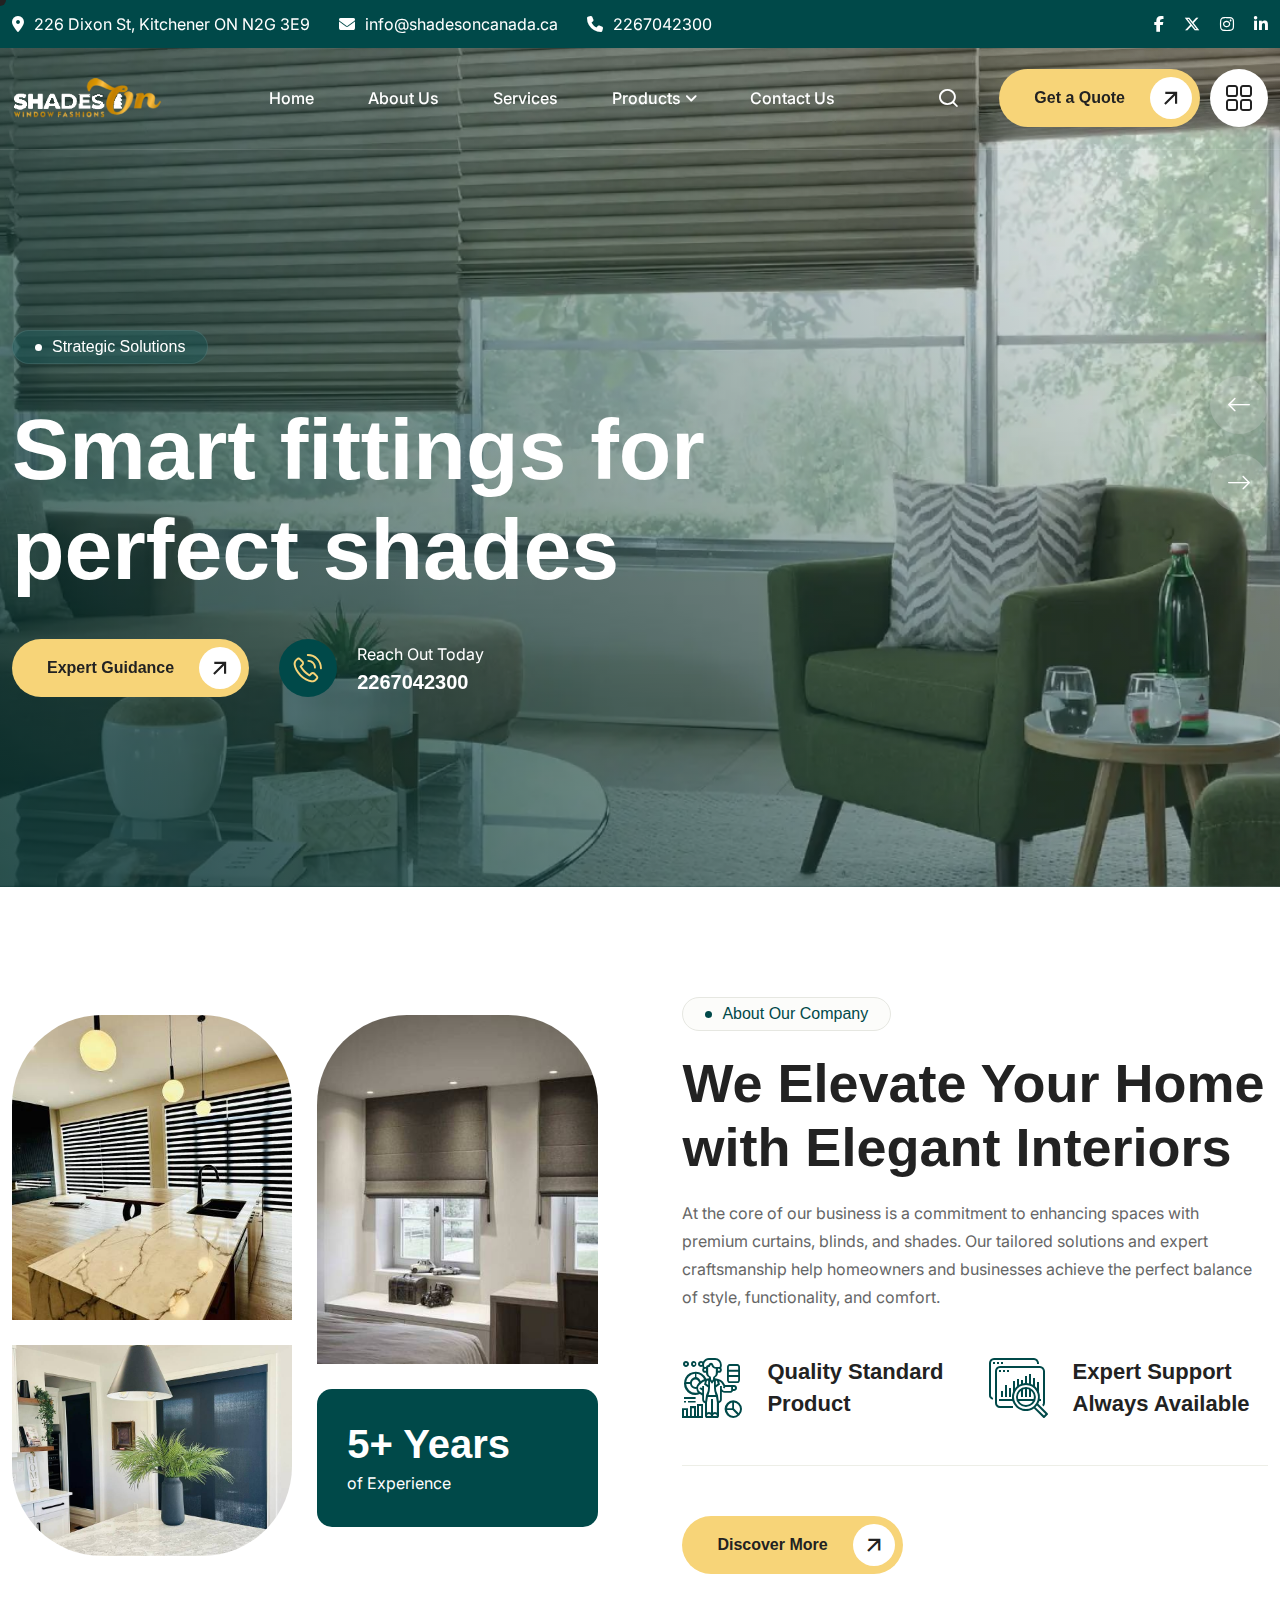
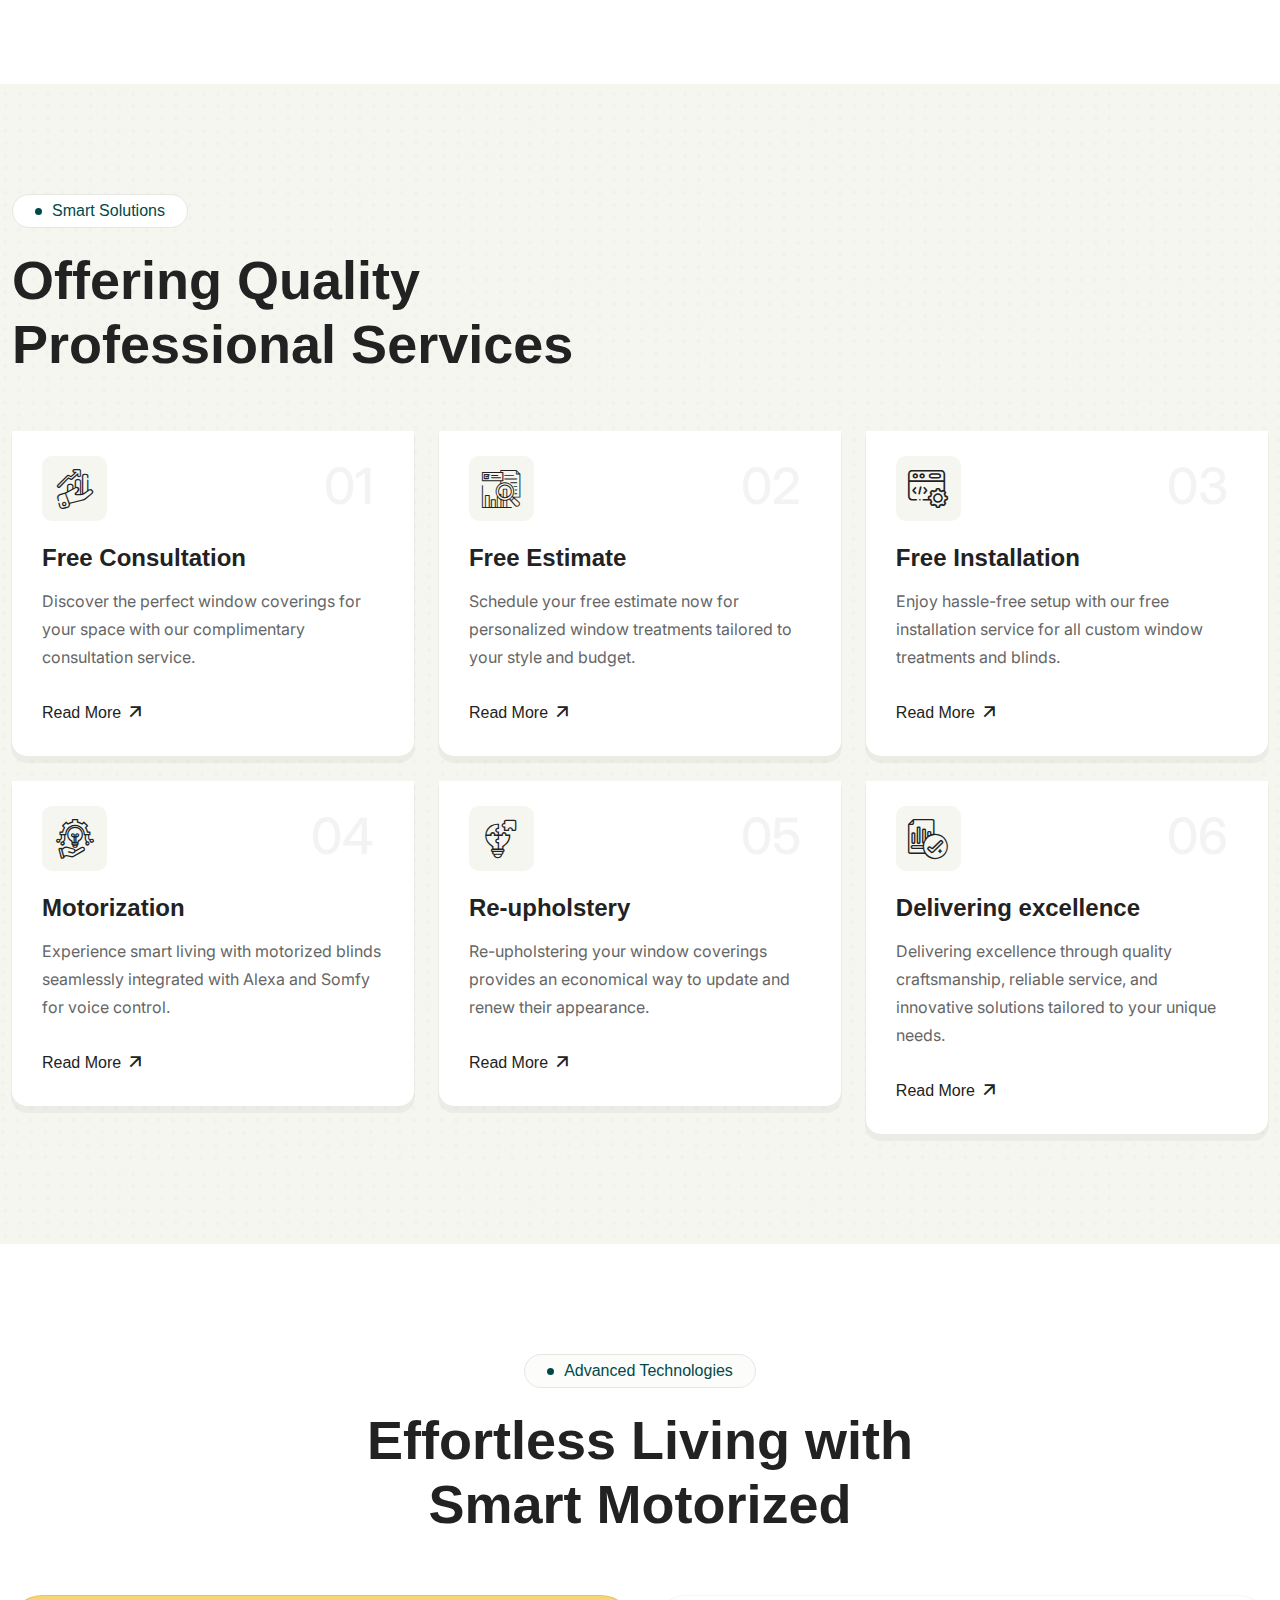
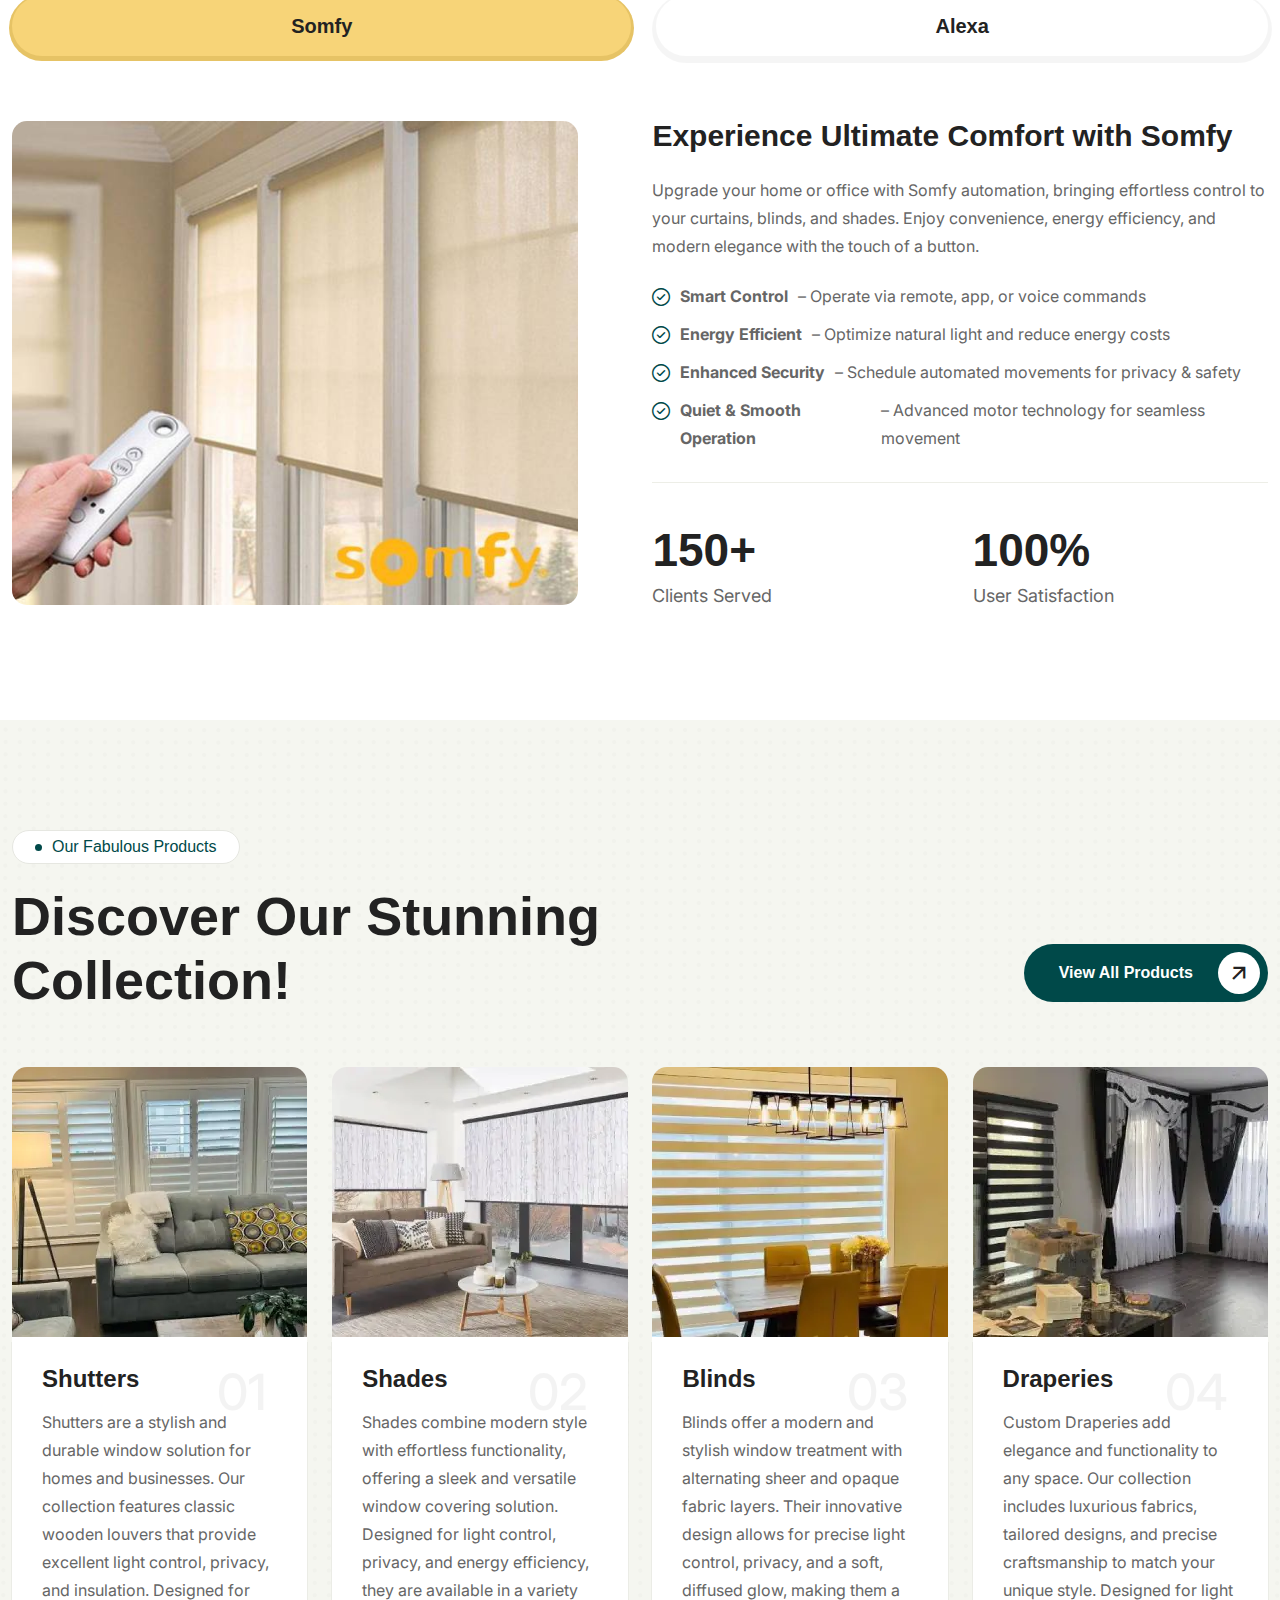
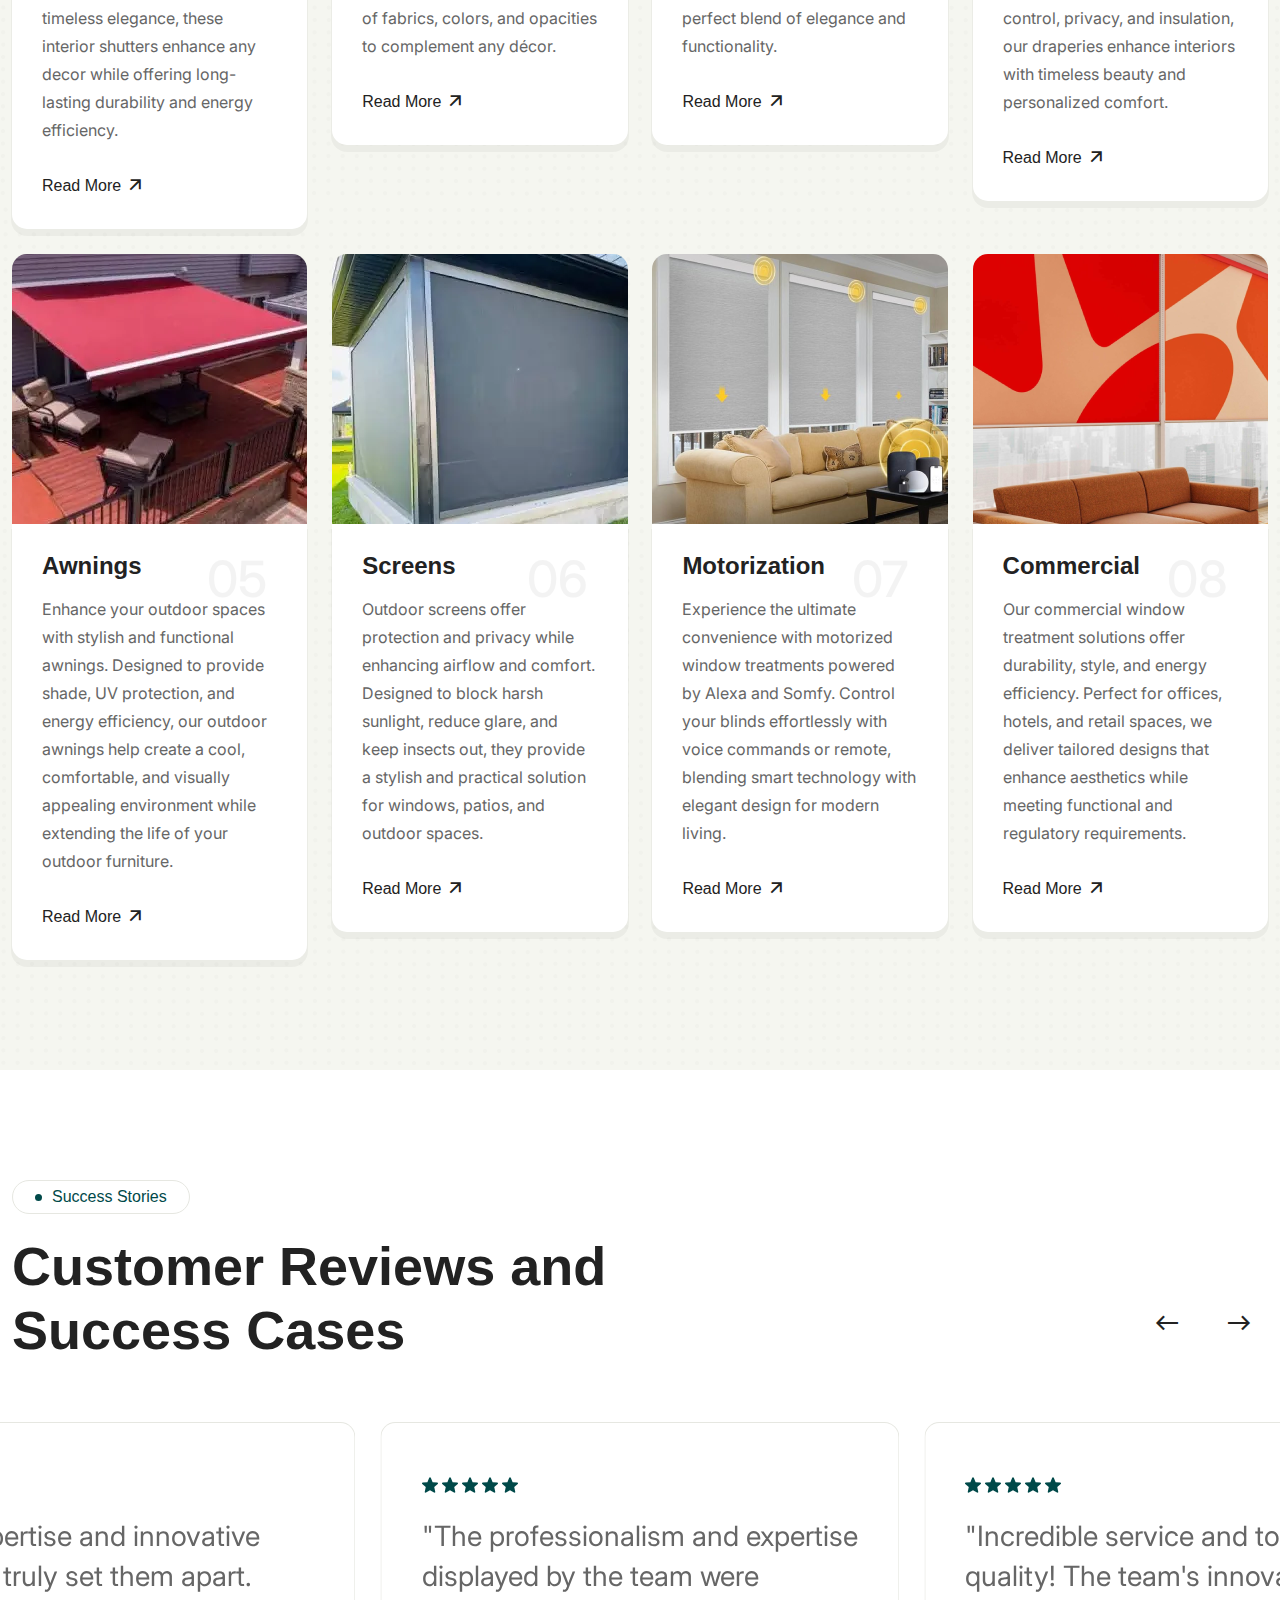
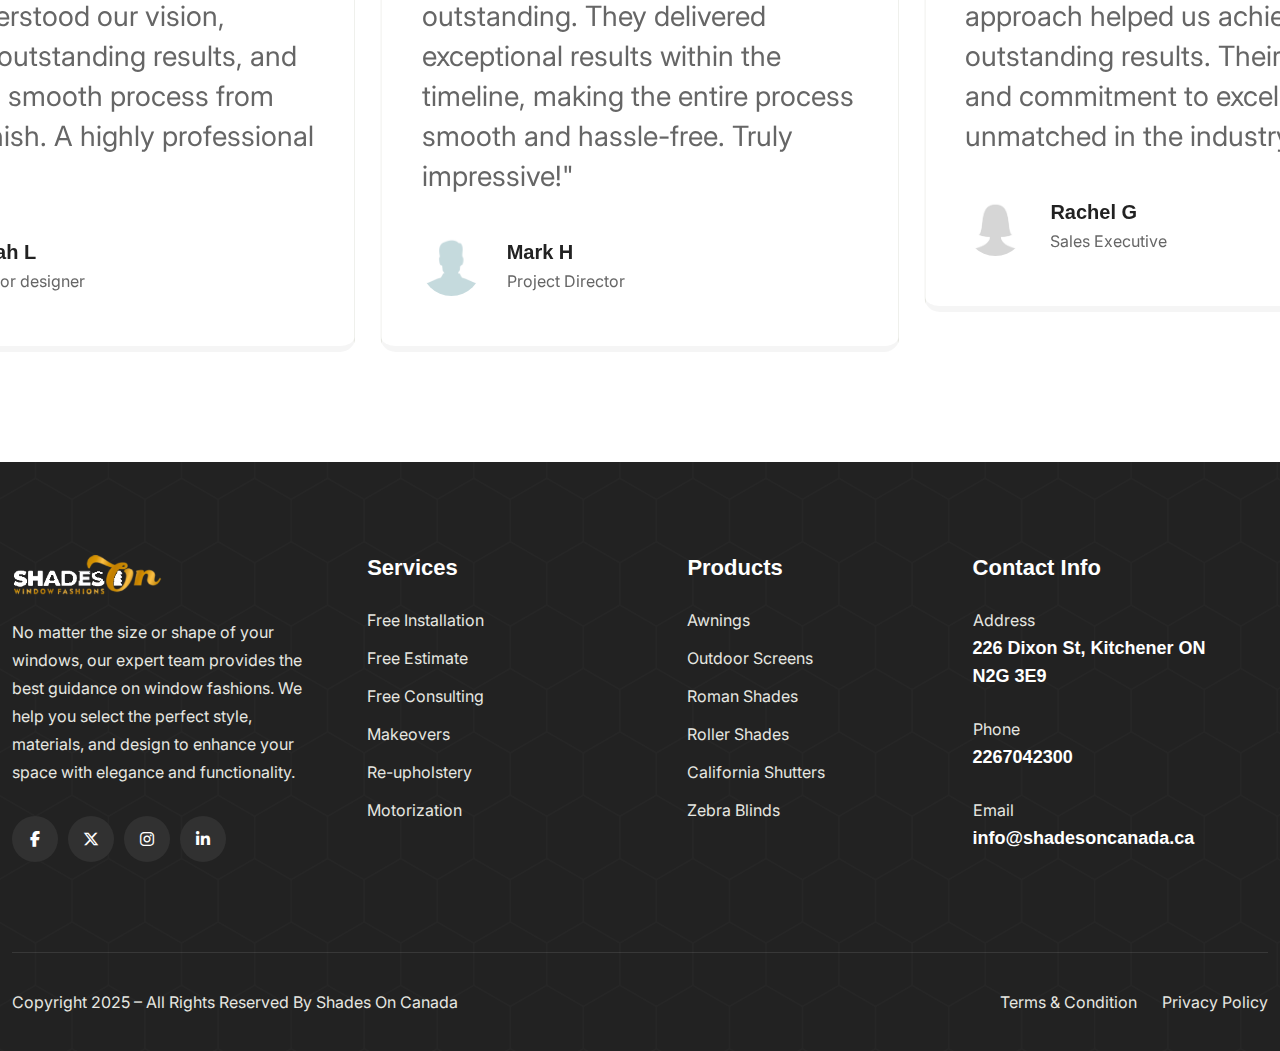
<file: index.html>
<!DOCTYPE html>
<html lang="en">

<head>
	<!-- Start Meta -->
	<meta charset="UTF-8">
	<meta http-equiv="X-UA-Compatible" content="IE=edge"/>
	<meta name="description" content="Shades On Canada - Business Consulting HTML Template"/>
	<meta name="keywords" content="Creative, Digital, multipage, landing, freelancer template"/>
	<meta name="author" content="Shades On Canada">
	<meta name="viewport" content="width=device-width, initial-scale=1">
	<!-- Title of Site -->
	<title>Shades On Canada</title>
	<!-- Favicons -->
	<link rel="icon" type="image/png" href="assets/img/favicon.png">
	<!-- Bootstrap CSS -->
	<link rel="stylesheet" href="assets/css/bootstrap.min.css">
	<!-- Font Awesome -->
	<link rel="stylesheet" href="assets/css/fontawesome.css">
	<!-- Flaticon -->
	<link rel="stylesheet" href="assets/font/flaticon_flexitype.css">	
	<!-- Animate CSS -->
	<link rel="stylesheet" href="assets/css/animate.css">
	<!-- Swiper -->
	<link rel="stylesheet" href="assets/css/swiper-bundle.min.css">
	<!-- Magnific -->
	<link rel="stylesheet" href="assets/css/magnific-popup.css">
	<!-- Custom CSS -->
	<link rel="stylesheet" href="assets/css/style.css">  
</head>

<body>
	<!-- Preloader start -->
	<div class="theme-loader">
		<div class="spinner">
			<div class="spinner-bounce one"></div>
			<div class="spinner-bounce two"></div>
			<div class="spinner-bounce three"></div>
		</div>
	</div>
	<!-- Preloader end -->
	<div class="cursor">
		<div class="hide"><div id="cursor-ball"></div></div>
		<div id="cursor-text"></div>
	</div>
	<!-- Search Box Start -->
	<div class="header__area-menubar-right-search-box three">
		<form>
			<input type="search" placeholder="Search Here.....">
			<button type="submit"><i class="fal fa-search"></i></button>
		</form>
		<span class="header__area-menubar-right-search-box-icon"><i class="fal fa-times"></i></span>
	</div>
	<!-- Search Box End -->
	<!-- Hamburger Start -->
	<div class="header__area-menubar-right-sidebar-popup three">
		<div class="sidebar-close-btn"><i class="fal fa-times"></i></div>
		<div class="header__area-menubar-right-sidebar-popup-logo">
			<a href="#"> <img src="assets/img/logo-2.png" alt="Logo-image"></a>
		</div>
		<p>No matter how big your windows are, our expert team will ensure you to get the best guidance on window fashions</p>
		<div class="header__area-menubar-right-sidebar-popup-contact">
			<h4 class="mb-30">Address</h4>
			<div class="header__area-menubar-right-sidebar-popup-contact-item">
				<div class="header__area-menubar-right-sidebar-popup-contact-item-icon">
					<i class="flaticon-phone"></i>
				</div>
				<div class="header__area-menubar-right-sidebar-popup-contact-item-content">
					<span>Phone:</span>
					<h6><a href="tel:2267042300">2267042300</a></h6>
				</div>
			</div>
			<div class="header__area-menubar-right-sidebar-popup-contact-item">
				<div class="header__area-menubar-right-sidebar-popup-contact-item-icon">
					<i class="flaticon-email-3"></i>
				</div>
				<div class="header__area-menubar-right-sidebar-popup-contact-item-content">
					<span>Email:</span>
					<h6><a href="mailto:info@shadesoncanada.ca">info@shadesoncanada.ca</a></h6>
				</div>
			</div>
			<div class="header__area-menubar-right-sidebar-popup-contact-item">
				<div class="header__area-menubar-right-sidebar-popup-contact-item-icon">
					<i class="flaticon-location-1"></i>
				</div>
				<div class="header__area-menubar-right-sidebar-popup-contact-item-content">
					<span>Location:</span>
					<h6><a href="https://google.com/maps" target="_blank">226 Dixon St, Kitchener ON N2G 3E9</a></h6>
				</div>
			</div>
		</div>
		<div class="header__area-menubar-right-sidebar-popup-social">
			<ul>
				<li><a href="https://facebook.com/" target="_blank"><i class="fab fa-facebook-f"></i></a></li>
				<li><a href="https://x.com/" target="_blank"><i class="fa-brands fa-x-twitter"></i></a></li>
				<li><a href="https://instagram.com/" target="_blank"><i class="fab fa-instagram"></i></a></li>
				<li><a href="https://linkedin.com/" target="_blank"><i class="fab fa-linkedin-in"></i></a></li>
			</ul>
		</div>
	</div>
	<div class="sidebar-overlay"></div>
	<!-- Hamburger End -->
	<!-- Mobile Menu Start -->
	<div class="menu__bar-popup three">
		<div class="menu__bar-popup-top">
			<div class="logo"><a href="index.html"><img src="assets/img/logo-2.png" alt="logo-image"></a></div>
			<div class="close"><i class="fal fa-times"></i></div>
		</div>
		<div class="vertical-menu">
			<div class="vertical_menu">
				<!-- Here Menu Will Come Automatically Via Javascript / Same Menu as in Header -->
			</div>
		</div>
	</div>
	<div class="menu__bar-popup-overlay"></div>
	<!-- Mobile Menu End -->
	<!-- Header Area Start -->
	<div class="header__area three">
		<div class="top__bar-three d-none d-md-block">
			<div class="custom_container">
				<div class="row al-center">
					<div class="col-md-8">
						<div class="top__bar-left md-t-center">
							<ul>
								<li><a href="#" target="_blank">
										<i class="fas fa-map-marker-alt"></i>226 Dixon St, Kitchener ON N2G 3E9
									</a>
								</li>
								<li><a href="mailto:info@shadesoncanada.ca"><i class="fas fa-envelope"></i>info@shadesoncanada.ca</a></li>
                                <li><a href="tel:2267042300"><i class="fas fa-phone"></i>2267042300</a></li>
							</ul>
						</div>
					</div>
					<div class="col-md-4">
						<div class="top__bar-right t-right md-t-center">
							<ul>
								<li><a href="https://facebook.com/" target="_blank"><i class="fab fa-facebook-f"></i></a></li>
								<li><a href="https://twitter.com/" target="_blank"><i class="fa-brands fa-x-twitter"></i></a></li>
								<li><a href="https://instagram.com/" target="_blank"><i class="fab fa-instagram"></i></a></li>
								<li><a href="https://linkedin.com/" target="_blank"><i class="fab fa-linkedin-in"></i></a></li>
							</ul>
						</div>
					</div>
				</div>
			</div>
		</div>
		<div class="custom_container">
			<div class="row">
				<div class="col-xl-12">
					<div class="header__area-menubar">
						<div class="header__area-menubar-left">
							<div class="header__area-menubar-left-logo">
								<a href="index.html">
									<img src="assets/img/logo-2.png" alt="logo">
								</a>
							</div>
						</div>
						<div class="header__area-menubar-center">
							<div class="header__area-menubar-center-menu">
								<ul id="mobilemenu">
									<li><a href="index.html">Home</a></li>
									<li><a href="about.html">About Us</a></li>
									<li><a href="services.html">Services</a></li>
									<li class="menu-item-has-children">
										<a href="products.html">Products</a>
										<ul class="sub-menu">
											<li><a href="products.html#CaliforniaShutters">California Shutters</a></li>
											<li><a href="products.html#CustomDraperies">Custom Draperies</a></li>
											<li><a href="products.html#OutdoorAwnings">Outdoor Awnings</a></li>
											<li><a href="products.html#OutdoorScreens">Outdoor Screens</a></li>
											<li><a href="products.html#RollerShades">Roller Shades</a></li>
											<li><a href="products.html#RomanShades">Roman Shades</a></li>
											<li><a href="products.html#VerticalShades">Vertical Shades</a></li>
											<li><a href="products.html#ZebraBlinds">Zebra Blinds</a></li>
										</ul>
									</li>
									<li><a href="contact.html">Contact Us</a></li>
								</ul>
							</div>
						</div>
						<div class="header__area-menubar-right">
							<div class="header__area-menubar-right-search">
								<div class="search">
									<span class="header__area-menubar-right-search-icon open"><i class="flaticon-search-1"></i></span>
								</div>
							</div>
							<a class="default_button xl-display-n ml-30" href="#">Get a Quote <i class="flaticon-right-up"></i></a>
							<div class="header__area-menubar-right-sidebar">
								<div class="header__area-menubar-right-sidebar-icon">
									<i class="flaticon-menu-6"></i>
								</div>
							</div>
							<div class="header__area-menubar-right-responsive-menu menu__bar">
								<i class="flaticon-menu-3"></i>
							</div>
						</div>
					</div>
				</div>
			</div>
		</div>
	</div>
	<!-- Header Area End -->
	<!-- Banner Area Start -->
	<div class="banner__three">
		<div class="banner swiper banner-slider">
			<div class="swiper-wrapper">
				<div class="banner__three-image swiper-slide" style="background-image: url('assets/img/banner/banner-11.webp'); ">
					<div class="container">
						<div class="row">
							<div class="col-xl-12">
								<div class="banner__three-content">
									<span class="subtitle" data-animation="fadeInUp" data-delay=".4s">Strategic Solutions</span>
									<h1 data-animation="fadeInUp" data-delay=".8s">Smart fittings for perfect shades</h1>
									<div class="banner__three-content-button" data-animation="fadeInUp" data-delay="1.2s">
										<a class="default_button" href="#">Expert Guidance<i class="flaticon-right-up"></i></a>
										<div class="banner__three-content-button-tel">
											<div class="banner__three-content-button-tel-icon">
												<i class="flaticon-phone-call"></i>
											</div>
											<div class="banner__three-content-button-tel-info">
												<span>Reach Out Today</span>
												<h6><a href="tel:2267042300">2267042300</a></h6>
											</div>
										</div>
									</div>
								</div>
							</div>
						</div>
					</div>
				</div>
				<div class="banner__three-image swiper-slide" style="background-image: url('assets/img/banner/banner-31.webp');">
					<div class="container">
						<div class="row">
							<div class="col-xl-12">
								<div class="banner__three-content">
									<span class="subtitle" data-animation="fadeInUp" data-delay=".4s">Focused on Goals</span>
									<h1 data-animation="fadeInUp" data-delay=".8s">Precision-crafted blinds and curtains</h1>
									<div class="banner__three-content-button" data-animation="fadeInUp" data-delay="1.2s">
										<a class="default_button" href="#">Expert Guidance<i class="flaticon-right-up"></i></a>
										<div class="banner__three-content-button-tel">
											<div class="banner__three-content-button-tel-icon">
												<i class="flaticon-phone-call"></i>
											</div>
											<div class="banner__three-content-button-tel-info">
												<span>Need Guidance</span>
												<h6><a href="tel:2267042300">2267042300</a></h6>
											</div>
										</div>
									</div>
								</div>
							</div>
						</div>
					</div>
				</div>
			</div>
		</div>
		<div class="banner__three-arrow">
			<div class="banner__three-arrow-prev banner-button-prev"><i class="fal fa-long-arrow-left"></i></div>
			<div class="banner__three-arrow-next banner-button-next"><i class="fal fa-long-arrow-right"></i></div>
		</div>
	</div>
	<!-- Banner Area End -->
	<!-- About Area Start -->
	<div class="about__three overflow-hidden section-padding">
		<div class="container">
			<div class="row al-center">
				<div class="col-lg-6 d-none d-md-block">
					<div class="about__three-left mr-30 xl-mr-0 lg-mb-25">
						<div class="row">
							<div class="col-6">
								<img class="one" src="assets/img/about/about-5.jpg" alt="image">
								<img class="two mt-25" src="assets/img/about/about-6.jpg" alt="image">
							</div>
							<div class="col-6">
								<img class="three mb-25 " src="assets/img/about/about-7.jpg" alt="image">
								<div class="about__three-left-experience bounce_y">
									<h3><span class="counter">5</span>+ Years</h3>
									<span>of Experience</span>
								</div>
							</div>
						</div>
					</div>
				</div>
				<div class="col-lg-6">
					<div class="about__three-right ml-30 xl-ml-0">
						<div class="about__three-right-title">
							<span class="subtitle ">About Our Company</span>
							<h2 class=" mb-20">We Elevate Your Home with Elegant Interiors</h2>
							<p>
								At the core of our business is a commitment to enhancing spaces with premium curtains, blinds, and shades.
								Our tailored solutions and expert craftsmanship help homeowners and businesses achieve the perfect balance of style,
								functionality, and comfort.
							</p>
						</div>
						<div class="about__three-right-list pb-45 ">
							<div class="row mt-45">
								<div class="col-sm-6">
									<div class="about__three-right-list-item">
										<i class="flaticon-data-science"></i>
										<h5>Quality Standard Product</h5>
									</div>
								</div>
								<div class="col-sm-6 sm-mt-25">
									<div class="about__three-right-list-item">
										<i class="flaticon-data"></i>
										<h5>Expert Support Always Available</h5>
									</div>
								</div>
							</div>
						</div>
						<div class="about__three-right-btn mt-50 item_bounce">
							<a class="default_button" href="about.html">Discover More<i class="flaticon-right-up"></i></a>
						</div>
					</div>
				</div>
			</div>
		</div>
	</div>
	<!-- About Area End -->
	<!-- Services Area Start -->
	<div class="services__three overflow-hidden section-padding">
		<div class="bg_shape" style="background-image: url('assets/img/shape/bg.png');"></div>
		<div class="container">
			<div class="row al-end mb-30">
				<div class="col-lg-7 lg-mb-25">
					<div class="services__three-title lg-t-center">
						<span class="subtitle ">Smart Solutions</span>
						<h2>Offering Quality Professional Services</h2>
					</div>
				</div>
				<!--
				<div class="col-lg-5 t-right lg-t-center">
					<div class="item_bounce mb-10">
						<a class="default_button" href="services.html">View All Service<i class="flaticon-right-up"></i></a>
					</div>
				</div>
				-->
			</div>
			<div class="row">
				<div class="col-lg-4 col-md-6 mt-25 ">
					<div class="services__three-item">
						<div class="services__three-item-content">
							<span>01</span>
							<i class="flaticon-sales"></i>
							<h5><a href="services-details.html">Free Consultation</a></h5>
							<p>Discover the perfect window coverings for your space with our complimentary consultation service.</p>
							<a class="more_btn" href="#">Read More<i class="flaticon-right-up"></i></a>
						</div>
					</div>
				</div>
				<div class="col-lg-4 col-md-6 mt-25 ">
					<div class="services__three-item">
						<div class="services__three-item-content">
							<span>02</span>
							<i class="flaticon-exploration"></i>
							<h5><a href="services-details.html">Free Estimate</a></h5>
							<p>Schedule your free estimate now for personalized window treatments tailored to your style and budget.</p>
							<a class="more_btn" href="#">Read More<i class="flaticon-right-up"></i></a>
						</div>
					</div>
				</div>
				<div class="col-lg-4 col-md-6 mt-25 ">
					<div class="services__three-item">
						<div class="services__three-item-content">
							<span>03</span>
							<i class="flaticon-coding-1"></i>
							<h5><a href="services-details.html">Free Installation</a></h5>
							<p>Enjoy hassle-free setup with our free installation service for all custom window treatments and blinds.</p>
							<a class="more_btn" href="#">Read More<i class="flaticon-right-up"></i></a>
						</div>
					</div>
				</div>
				<div class="col-lg-4 col-md-6 mt-25 ">
					<div class="services__three-item">
						<div class="services__three-item-content">
							<span>04</span>
							<i class="flaticon-technology-2"></i>
							<h5><a href="services-details.html">Motorization</a></h5>
							<p>Experience smart living with motorized blinds seamlessly integrated with Alexa and Somfy for voice control.</p>
							<a class="more_btn" href="#">Read More<i class="flaticon-right-up"></i></a>
						</div>
					</div>
				</div>
				<div class="col-lg-4 col-md-6 mt-25 ">
					<div class="services__three-item">
						<div class="services__three-item-content">
							<span>05</span>
							<i class="flaticon-solution-2"></i>
							<h5><a href="services-details.html">Re-upholstery</a></h5>
							<p>Re-upholstering your window coverings provides an economical way to update and renew their appearance.</p>
							<a class="more_btn" href="#">Read More<i class="flaticon-right-up"></i></a>
						</div>
					</div>
				</div>
				<div class="col-lg-4 col-md-6 mt-25 ">
					<div class="services__three-item">
						<div class="services__three-item-content">
							<span>06</span>
							<i class="flaticon-high-quality"></i>
							<h5><a href="services-details.html">Delivering excellence</a></h5>
							<p>Delivering excellence through quality craftsmanship, reliable service, and innovative solutions tailored to your unique needs.</p>
							<a class="more_btn" href="#">Read More<i class="flaticon-right-up"></i></a>
						</div>
					</div>
				</div>
			</div>
		</div>
	</div>
	<!-- Services Area End -->
	<!-- Features Area Start -->
	<div class="features__area overflow-hidden section-padding">
		<div class="container">
			<div class="row mb-60 jc-center">
				<div class="col-xl-6">
					<div class="features__area-title t-center">
						<span class="subtitle ">Advanced Technologies</span>
						<h2>Effortless Living with Smart Motorized</h2>
					</div>
				</div>
			</div>
			<div class="row ">
				<div class="col-lg-12">
					<div class="features__area-btn mb-60">
						<div class="features__area-btn-item active" data-tag="features1">
							<h6>Somfy</h6>
						</div>
						<div class="features__area-btn-item" data-tag="features2">
							<h6>Alexa</h6>
						</div>
						<!--
						<div class="features__area-btn-item" data-tag="features1">
							<h6>Innovation</h6>
						</div>
						<div class="features__area-btn-item" data-tag="features2">
							<h6>Legal Support</h6>
						</div>
						-->
					</div>
					<div class="features__area-content">
						<div class="features__area-content-item active" id="features1">
							<div class="row al-center">
								<div class="col-lg-6 lg-mb-25">
									<div class="features__area-content-item-left mr-50 lg-mr-0">
										<img class="img_full" src="assets/img/pages/somfy assist.jpg" alt="image">
									</div>
								</div>
								<div class="col-lg-6">
									<div class="features__area-content-item-right">
										<h4 class="mb-20">Experience Ultimate Comfort with Somfy</h4>
										<p class="mb-20">Upgrade your home or office with Somfy automation, bringing effortless control to your curtains, blinds, and shades. Enjoy convenience, energy efficiency, and modern elegance with the touch of a button.</p>
										<ul>
											<li><i class="flaticon-check-mark"></i><b>Smart Control</b> – Operate via remote, app, or voice commands</li>
											<li><i class="flaticon-check-mark"></i><b>Energy Efficient</b> – Optimize natural light and reduce energy costs</li>
											<li><i class="flaticon-check-mark"></i><b>Enhanced Security</b> – Schedule automated movements for privacy & safety</li>
											<li><i class="flaticon-check-mark"></i><b>Quiet & Smooth Operation</b> – Advanced motor technology for seamless movement</li>
										</ul>
										<div class="features__area-content-item-right-counter">
											<div class="row">
												<div class="col-sm-6">
													<h3><span class="counter">150</span>+</h3>
													<span class="title">Clients Served</span>
												</div>
												<div class="col-sm-6 sm-mt-25">
													<h3><span class="counter">100</span>%</h3>
													<span class="title">User Satisfaction</span>
												</div>
											</div>
										</div>
									</div>
								</div>
							</div>
						</div>
						<div class="pricing__plan-content-item d-none" id="features2">
							<div class="row al-center">
								<div class="col-lg-6">
									<div class="features__area-content-item-right">
										<h4 class="mb-20">Voice-Controlled Comfort with Alexa</h4>
										<p class="mb-20">Integrate your curtains, blinds, and shades with Amazon Alexa for hands-free convenience. Simply use voice commands to adjust lighting, enhance privacy, and create the perfect ambiance effortlessly.</p>
										<ul>
											<li><i class="flaticon-check-mark"></i><b>Hands-Free Operation</b> – Control with simple voice commands</li>
											<li><i class="flaticon-check-mark"></i><b>Seamless Smart Home Integration</b> – Works with other Alexa-enabled devices</li>
											<li><i class="flaticon-check-mark"></i><b>Customizable Schedules</b> – Automate opening & closing for convenience</li>
											<li><i class="flaticon-check-mark"></i><b>Energy Efficiency</b> – Optimize natural light to reduce energy costs</li>
										</ul>
										<div class="features__area-content-item-right-counter">
											<div class="row">
												<div class="col-sm-6">
													<h3><span class="counter">150</span>+</h3>
													<span class="title">Clients Served</span>
												</div>
												<div class="col-sm-6 sm-mt-25">
													<h3><span class="counter">100</span>%</h3>
													<span class="title">Successful Projects</span>
												</div>
											</div>
										</div>
									</div>
								</div>
								<div class="col-lg-6 lg-mt-25">
									<div class="features__area-content-item-left ml-50 lg-ml-0">
										<img class="img_full" src="assets/img/pages/alexa assist.jpg" alt="image">
									</div>
								</div>
							</div>
						</div>
					</div>
				</div>
			</div>
		</div>
	</div>
	<!-- Features Area End -->
	<!-- Services Area Start -->
	<div class="services__three overflow-hidden section-padding">
		<div class="bg_shape" style="background-image: url('assets/img/shape/bg.png');"></div>
		<div class="container">
			<div class="row al-end mb-30">
				<div class="col-lg-7 lg-mb-25">
					<div class="services__three-title lg-t-center">
						<span class="subtitle ">Our Fabulous Products</span>
						<h2>Discover Our Stunning Collection!</h2>
					</div>
				</div>
				<div class="col-lg-5 t-right lg-t-center">
					<div class="item_bounce mb-10">
						<a class="default_button" href="#">View All Products<i class="flaticon-right-up"></i></a>
					</div>
				</div>
			</div>
			<div class="row">
				<div class="col-lg-3 col-md-6 mt-25 ">
					<div class="services__three-item">
						<div class="services__three-item-image">
							<img src="assets/img/products/CalifoniaShutters.webp" alt="image">
						</div>
						<div class="services__three-item-content">
							<span>01</span>
							<h5><a href="#">Shutters</a></h5>
							<p>
								Shutters are a stylish and durable window solution for homes and businesses.
								Our collection features classic wooden louvers that provide excellent light control, privacy, and insulation.
								Designed for timeless elegance, these interior shutters enhance any decor while offering long-lasting durability and energy efficiency.
							</p>
							<a class="more_btn" href="#">Read More<i class="flaticon-right-up"></i></a>
						</div>
					</div>
				</div>
				<div class="col-lg-3 col-md-6 mt-25 ">
					<div class="services__three-item">
						<div class="services__three-item-image">
							<img src="assets/img/products/RollerShades.webp" alt="image">
						</div>
						<div class="services__three-item-content">
							<span>02</span>
							<h5><a href="services-details.html">Shades</a></h5>
							<p>
								Shades combine modern style with effortless functionality, offering a sleek and versatile window covering solution. Designed for light control, privacy, and energy efficiency,
								they are available in a variety of fabrics, colors, and opacities to complement any décor.
							</p>
							<a class="more_btn" href="#">Read More<i class="flaticon-right-up"></i></a>
						</div>
					</div>
				</div>
				<div class="col-lg-3 col-md-6 mt-25 ">
					<div class="services__three-item">
						<div class="services__three-item-image">
							<img src="assets/img/products/ZebraShades.webp" alt="image">
						</div>
						<div class="services__three-item-content">
							<span>03</span>
							<h5><a href="services-details.html">Blinds</a></h5>
							<p>
								Blinds offer a modern and stylish window treatment with alternating sheer and opaque fabric layers. Their innovative design allows for precise light control,
								privacy, and a soft, diffused glow, making them a perfect blend of elegance and functionality.
							</p>
							<a class="more_btn" href="#">Read More<i class="flaticon-right-up"></i></a>
						</div>
					</div>
				</div>
				<div class="col-lg-3 col-md-6 mt-25 ">
					<div class="services__three-item">
						<div class="services__three-item-image">
							<img src="assets/img/products/CustomDraper.webp" alt="image">
						</div>
						<div class="services__three-item-content">
							<span>04</span>
							<h5><a href="#">Draperies</a></h5>
							<p>
								Custom Draperies add elegance and functionality to any space. Our collection includes luxurious fabrics, tailored designs, and precise craftsmanship to match your unique style.
								Designed for light control, privacy, and insulation, our draperies enhance interiors with timeless beauty and personalized comfort.
							</p>
							<a class="more_btn" href="#">Read More<i class="flaticon-right-up"></i></a>
						</div>
					</div>
				</div>
				<div class="col-lg-3 col-md-6 mt-25 ">
					<div class="services__three-item">
						<div class="services__three-item-image">
							<img src="assets/img/products/OutdoorAwing.webp" alt="image">
						</div>
						<div class="services__three-item-content">
							<span>05</span>
							<h5><a href="services-details.html">Awnings</a></h5>
							<p>
								Enhance your outdoor spaces with stylish and functional awnings. Designed to provide shade, UV protection, and energy efficiency, our outdoor awnings help create a cool,
								comfortable, and visually appealing environment while extending the life of your outdoor furniture.
							</p>
							<a class="more_btn" href="#">Read More<i class="flaticon-right-up"></i></a>
						</div>
					</div>
				</div>
				<div class="col-lg-3 col-md-6 mt-25 ">
					<div class="services__three-item">
						<div class="services__three-item-image">
							<img src="assets/img/products/OutdoorScreen.webp" alt="image">
						</div>
						<div class="services__three-item-content">
							<span>06</span>
							<h5><a href="services-details.html">Screens</a></h5>
							<p>
								Outdoor screens offer protection and privacy while enhancing airflow and comfort. Designed to block harsh sunlight, reduce glare, and keep insects out,
								they provide a stylish and practical solution for windows, patios, and outdoor spaces.
							</p>
							<a class="more_btn" href="#">Read More<i class="flaticon-right-up"></i></a>
						</div>
					</div>
				</div>
				<div class="col-lg-3 col-md-6 mt-25 ">
					<div class="services__three-item">
						<div class="services__three-item-image">
							<img src="assets/img/products/motorization.png" alt="image">
						</div>
						<div class="services__three-item-content">
							<span>07</span>
							<h5><a href="services-details.html">Motorization</a></h5>
							<p>
								Experience the ultimate convenience with motorized window treatments powered by Alexa and Somfy. Control your blinds effortlessly with voice commands or remote, 
								blending smart technology with elegant design for modern living.
							</p>
							<a class="more_btn" href="#">Read More<i class="flaticon-right-up"></i></a>
						</div>
					</div>
				</div>
				<div class="col-lg-3 col-md-6 mt-25 ">
					<div class="services__three-item">
						<div class="services__three-item-image">
							<img src="assets/img/products/commercial.png" alt="image">
						</div>
						<div class="services__three-item-content">
							<span>08</span>
							<h5><a href="services-details.html">Commercial</a></h5>
							<p>
								Our commercial window treatment solutions offer durability, style, and energy efficiency. Perfect for offices, hotels, and retail spaces, we deliver tailored designs 
								that enhance aesthetics while meeting functional and regulatory requirements.
							</p>
							<a class="more_btn" href="#">Read More<i class="flaticon-right-up"></i></a>
						</div>
					</div>
				</div>



			</div>
		</div>
	</div>
	<!-- Services Area End -->
	<!-- Testimonial Area Start -->
	<div class="testimonial__one overflow-hidden section-padding" style="background-color:#FFF !important">
		<div class="container">
			<div class="row al-end mb-60">
				<div class="col-xl-6 col-lg-8">
					<div class="testimonial__one-title lg-t-center lg-mb-20">
						<span class="subtitle ">Success Stories</span>
						<h2>Customer Reviews and Success Cases</h2>
					</div>
				</div>
				<div class="col-xl-6 col-lg-4 ">
					<div class="testimonial__one-arrow t-right lg-t-center mb-10">
						<div class="testimonial__one-arrow-prev mr-10 testimonial_prev">
							<i class="fa-sharp fa-regular fa-arrow-left-long"></i>
						</div>
						<div class="testimonial__one-arrow-next testimonial_next">
							<i class="fa-sharp fa-regular fa-arrow-right-long"></i>
						</div>
					</div>
				</div>
			</div>
		</div>
		<div class="testimonial_slide swiper lg-pl-10 lg-pr-10 ">
			<div class="swiper-wrapper data_cursor" data-cursor-text="Drag">
				<div class="swiper-slide">
					<div class="testimonial__one-item">
						<div class="testimonial__one-item-reviews">
							<i class="flaticon-star"></i>
							<i class="flaticon-star"></i>
							<i class="flaticon-star"></i>
							<i class="flaticon-star"></i>
							<i class="flaticon-star"></i>
						</div>
						<p>"The professionalism and expertise displayed by the team were outstanding. They delivered exceptional results within the timeline, making the entire process smooth and hassle-free. Truly impressive!"</p>
						<div class="testimonial__one-item-client">
							<div class="testimonial__one-item-client-image">
								<img src="assets/img/team/male.jpg" alt="image">
							</div>
							<div class="testimonial__one-item-client-title">
								<h6>Mark H</h6>
								<span>Project Director</span>
							</div>
						</div>
					</div>
				</div>
				<div class="swiper-slide">
					<div class="testimonial__one-item">
						<div class="testimonial__one-item-reviews">
							<i class="flaticon-star"></i>
							<i class="flaticon-star"></i>
							<i class="flaticon-star"></i>
							<i class="flaticon-star"></i>
							<i class="flaticon-star"></i>
						</div>
						<p>"Incredible service and top-notch quality! The team's innovative approach helped us achieve outstanding results. Their expertise and commitment to excellence are unmatched in the industry."</p>
						<div class="testimonial__one-item-client">
							<div class="testimonial__one-item-client-image">
								<img src="assets/img/team/female.jpg" alt="image">
							</div>
							<div class="testimonial__one-item-client-title">
								<h6>Rachel G</h6>
								<span>Sales Executive</span>
							</div>
						</div>
					</div>
				</div>
				<div class="swiper-slide">
					<div class="testimonial__one-item">
						<div class="testimonial__one-item-reviews">
							<i class="flaticon-star"></i>
							<i class="flaticon-star"></i>
							<i class="flaticon-star"></i>
							<i class="flaticon-star"></i>
							<i class="flaticon-star"></i>
						</div>
						<p>"Their expertise and innovative approach truly set them apart. They understood our vision, delivered outstanding results, and ensured a smooth process from start to finish. A highly professional team."</p>
						<div class="testimonial__one-item-client">
							<div class="testimonial__one-item-client-image">
								<img src="assets/img/team/female.jpg" alt="image">
							</div>
							<div class="testimonial__one-item-client-title">
								<h6>Sarah L</h6>
								<span>Interior designer</span>
							</div>
						</div>
					</div>
				</div>
			</div>
		</div>
	</div>
	<!-- Testimonial Area End -->
	<!-- Footer Area Start -->
	<div class="footer__three">
		<div class="bg_shape" style="background-image: url('assets/img/shape/footer.png');"></div>
		<div class="container">
			<div class="row">
				<div class="col-lg-3 col-sm-6">
					<div class="footer__one-widget social">
						<a class="logo" href="#"><img src="assets/img/logo-2.png" alt="logo"></a>
						<p>No matter the size or shape of your windows, our expert team provides the best guidance on window fashions. We help you select the perfect style, materials, and design to enhance your space with elegance and functionality.</p>
						<ul>
							<li><a href="https://facebook.com/" target="_blank"><i class="fab fa-facebook-f"></i></a></li>
							<li><a href="https://twitter.com/" target="_blank"><i class="fa-brands fa-x-twitter"></i></a></li>
							<li><a href="https://instagram.com/" target="_blank"><i class="fab fa-instagram"></i></a></li>
							<li><a href="https://linkedin.com/" target="_blank"><i class="fab fa-linkedin-in"></i></a></li>
						</ul>
					</div>
				</div>
				<div class="col-lg-3 col-sm-6 sm-mt-30">
					<div class="footer__one-widget ml-35 lg-ml-0">
						<h5>Services</h5>
						<div class="footer-widget-menu">
							<ul>
								<li><a href="#">Free Installation</a></li>
								<li><a href="#">Free Estimate</a></li>
								<li><a href="#">Free Consulting</a></li>
								<li><a href="#">Makeovers</a></li>
								<li><a href="#">Re-upholstery</a></li>
								<li><a href="#">Motorization</a></li>
							</ul>
						</div>
					</div>
				</div>
				<div class="col-lg-3 col-sm-6 sm-mt-30">
					<div class="footer__one-widget ml-35 lg-ml-0">
						<h5>Products</h5>
						<div class="footer-widget-menu">
							<ul>
								<li><a href="#">Awnings</a></li>
								<li><a href="#">Outdoor Screens</a></li>
								<li><a href="#">Roman Shades</a></li>
								<li><a href="#">Roller Shades</a></li>
								<li><a href="#">California Shutters</a></li>
								<li><a href="#">Zebra Blinds</a></li>
							</ul>
						</div>
					</div>
				</div>
				<div class="col-lg-3 col-sm-6 lg-mt-30">
					<div class="footer__one-widget contact">
						<h5>Contact Info</h5>
						<div class="contact-item mb-25">
							<div class="contact-item-info">
								<span>Address</span>
								<h6><a href="https://www.google.com/maps" target="_blank">226 Dixon St, Kitchener ON N2G 3E9</a></h6>
							</div>
						</div>
						<div class="contact-item mb-25">
							<div class="contact-item-info">
								<span>Phone</span>
								<h6><a href="tel:2267042300">2267042300</a></h6>
							</div>
						</div>
						<div class="contact-item">
							<div class="contact-item-info">
								<span>Email</span>
								<h6><a href="mailto:info@shadesoncanada.ca">info@shadesoncanada.ca</a></h6>
							</div>
						</div>
					</div>
				</div>
			</div>
			<div class="row">
				<div class="col-xl-12">
					<div class="copyright__area">
						<div class="row al-center">
							<div class="col-md-7">
								<div class="copyright__area-content md-t-center md-mb-10">
									<p>Copyright 2025 – All Rights Reserved By Shades On Canada</p>
								</div>
							</div>
							<div class="col-md-5">
								<div class="footer-widget-menu">
									<ul class="jc-end md-jc-center">
										<li><a href="#">Terms & Condition</a></li>
										<li><a href="#">Privacy Policy</a></li>
									</ul>
								</div>
							</div>
						</div>
					</div>
				</div>
			</div>
		</div>
	</div>
	<!-- Footer Area End -->
	<!-- Scroll Btn Start -->
	<div class="scroll-up">
		<svg class="scroll-circle svg-content" width="100%" height="100%" viewBox="-1 -1 102 102"><path d="M50,1 a49,49 0 0,1 0,98 a49,49 0 0,1 0,-98" /> </svg>
	</div>
	<!-- Scroll Btn End -->
	<!-- Main JS -->
	<script src="assets/js/jquery-3.7.1.min.js"></script>
	<!-- Bootstrap JS -->
	<script src="assets/js/bootstrap.min.js"></script>
	<!-- Counter up -->
	<script src="assets/js/jquery.counterup.min.js"></script>
	<!-- Popper JS -->
	<script src="assets/js/popper.min.js"></script>
	<!-- Progressbar JS -->
	<script src="assets/js/progressbar.min.js"></script>
	<!-- Magnific JS -->
	<script src="assets/js/jquery.magnific-popup.min.js"></script>
	<!-- Swiper JS -->
	<script src="assets/js/swiper-bundle.min.js"></script>
	<!-- Waypoints JS -->
	<script src="assets/js/jquery.waypoints.min.js"></script>
	<!-- Isotope JS -->
	<!--
	<script src="assets/js/isotope.pkgd.min.js"></script>
	-->
	<!-- Custom JS -->
	<script src="assets/js/custom.js"></script>
</body>

</html>
</file>
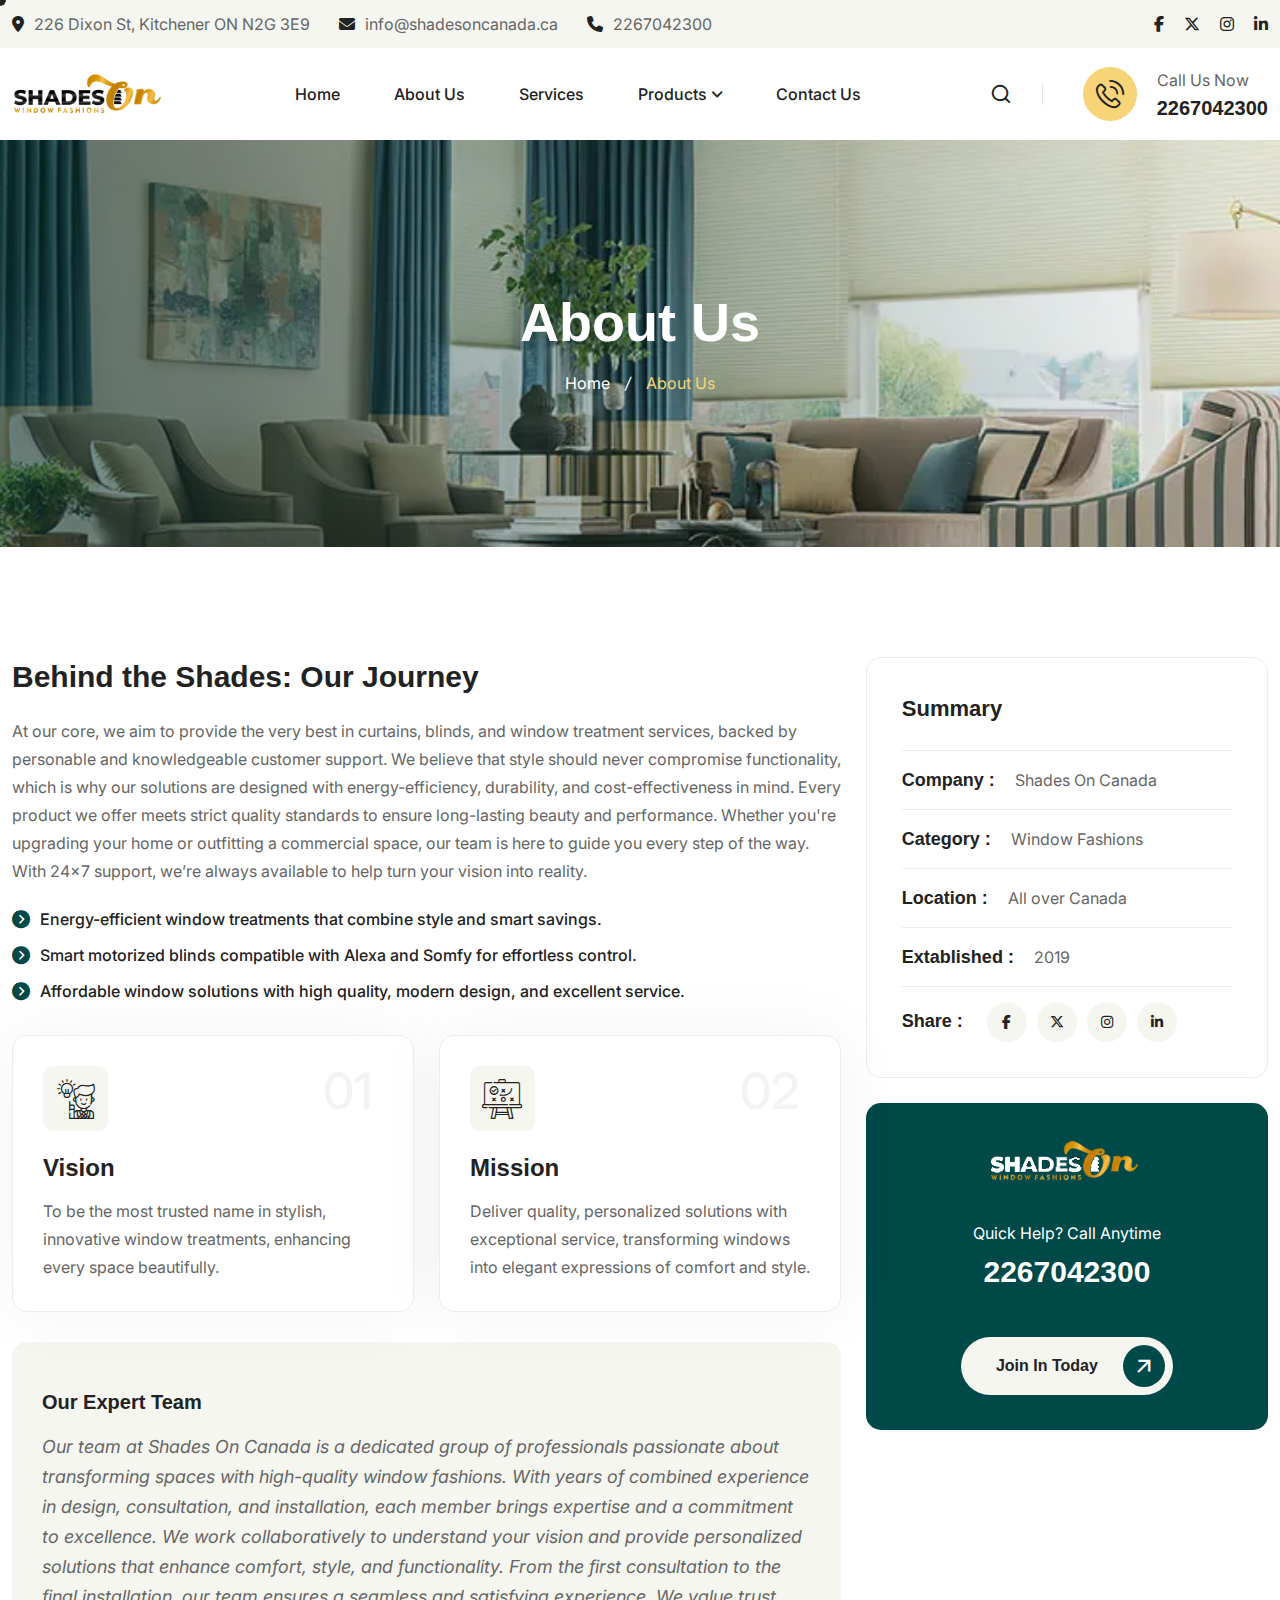
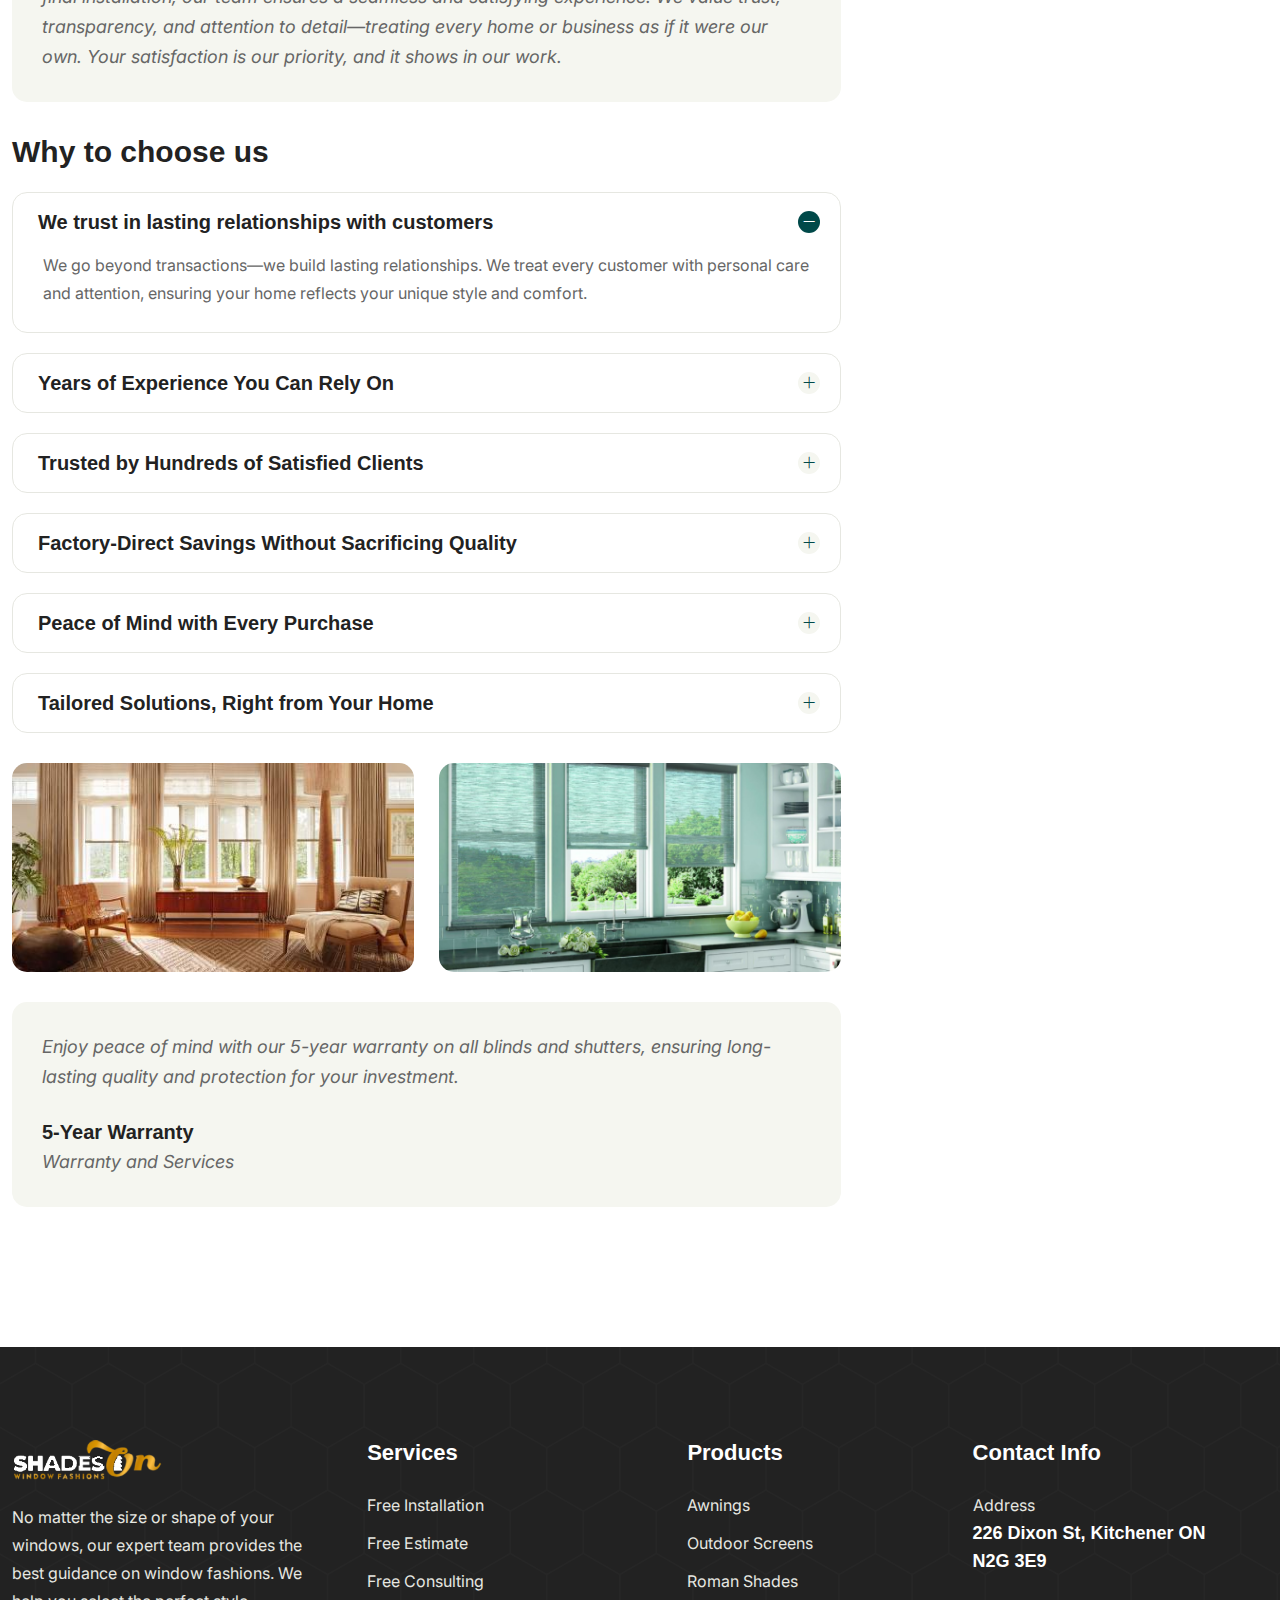
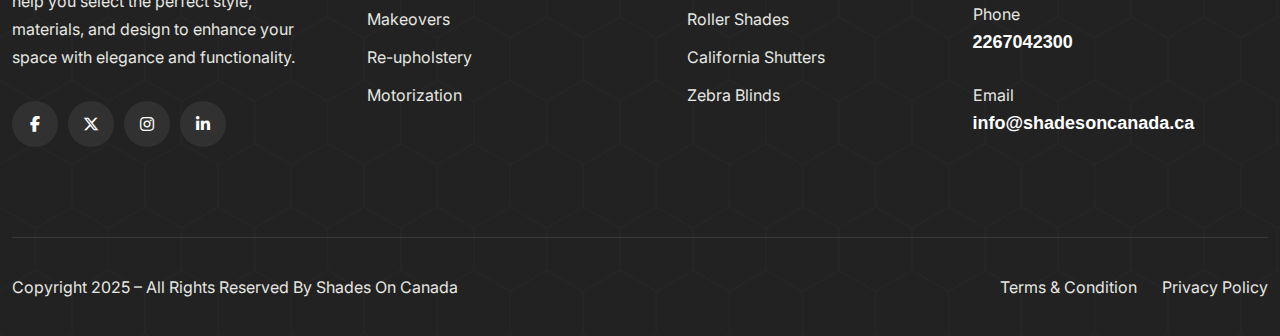
<file: about.html>
<!DOCTYPE html>
<html lang="en">

<head>
	<!-- Start Meta -->
	<meta charset="UTF-8">
	<meta http-equiv="X-UA-Compatible" content="IE=edge" />
	<meta name="description" content="Shades On Canada - Business Consulting HTML Template" />
	<meta name="keywords" content="Creative, Digital, multipage, landing, freelancer template" />
	<meta name="author" content="Shades On Canada">
	<meta name="viewport" content="width=device-width, initial-scale=1">
	<!-- Title of Site -->
	<title>Shades On Canada</title>
	<!-- Favicons -->
	<link rel="icon" type="image/png" href="assets/img/favicon.png">
	<!-- Bootstrap CSS -->
	<link rel="stylesheet" href="assets/css/bootstrap.min.css">
	<!-- Font Awesome -->
	<link rel="stylesheet" href="assets/css/fontawesome.css">
	<!-- Flaticon -->
	<link rel="stylesheet" href="assets/font/flaticon_flexitype.css">
	<!-- Animate CSS -->
	<link rel="stylesheet" href="assets/css/animate.css">
	<!-- Swiper -->
	<link rel="stylesheet" href="assets/css/swiper-bundle.min.css">
	<!-- Magnific -->
	<link rel="stylesheet" href="assets/css/magnific-popup.css">
	<!-- Custom CSS -->
	<link rel="stylesheet" href="assets/css/style.css">
</head>

<body>
	<!-- Preloader start -->
	<div class="theme-loader">
		<div class="spinner">
			<div class="spinner-bounce one"></div>
			<div class="spinner-bounce two"></div>
			<div class="spinner-bounce three"></div>
		</div>
	</div>
	<!-- Preloader end -->
	<div class="cursor">
		<div class="hide"><div id="cursor-ball"></div></div>
		<div id="cursor-text"></div>
	</div>

	<!-- Search Box Start -->
	<div class="header__area-menubar-right-search-box">
		<form>
			<input type="search" placeholder="Search Here.....">
			<button type="submit"><i class="fal fa-search"></i></button>
		</form>
		<span class="header__area-menubar-right-search-box-icon"><i class="fal fa-times"></i></span>
	</div>
	<!-- Search Box End -->
	<!-- Mobile Menu Start -->
	<div class="menu__bar-popup three">
		<div class="menu__bar-popup-top">
			<div class="logo"><a href="index.html"><img src="assets/img/logo-2.png" alt="logo-image"></a></div>
			<div class="close"><i class="fal fa-times"></i></div>
		</div>
		<div class="vertical-menu">
			<div class="vertical_menu">
				<!-- Here Menu Will Come Automatically Via Javascript / Same Menu as in Header -->
			</div>
		</div>
	</div>
	<div class="menu__bar-popup-overlay"></div>
	<!-- Mobile Menu End -->
	<!-- TopBar Area Start -->
	<div class="top__bar">
		<div class="container">
			<div class="row al-center">
				<div class="col-md-8">
					<div class="top__bar-left md-t-center">
						<ul>
							<li><a href="#" target="_blank">
								<i class="fas fa-map-marker-alt"></i>226 Dixon St, Kitchener ON N2G 3E9</a>
							</li>
							<li><a href="mailto:info@shadesoncanada.ca"><i class="fas fa-envelope"></i>info@shadesoncanada.ca</a></li>
							<li><a href="tel:2267042300"><i class="fas fa-phone"></i>2267042300</a></li>
						</ul>
					</div>
				</div>
				<div class="col-md-4">
					<div class="top__bar-right t-right md-t-center">
						<ul>
							<li><a href="https://facebook.com/" target="_blank"><i class="fab fa-facebook-f"></i></a></li>
							<li><a href="https://twitter.com/" target="_blank"><i class="fa-brands fa-x-twitter"></i></a></li>
							<li><a href="https://instagram.com/" target="_blank"><i class="fab fa-instagram"></i></a></li>
							<li><a href="https://linkedin.com/" target="_blank"><i class="fab fa-linkedin-in"></i></a></li>
						</ul>
					</div>
				</div>
			</div>
		</div>
	</div>
	<!-- TopBar Area End -->
	<!-- Header Area Start -->
	<div class="header__area">
		<div class="container">
			<div class="row">
				<div class="col-xl-12">
					<div class="header__area-menubar">
						<div class="header__area-menubar-left one">
							<div class="header__area-menubar-left-logo">
								<a href="index.html">
									<img src="assets/img/logo-2-dark.png" alt="logo">
								</a>
							</div>
						</div>
						<div class="header__area-menubar-center">
							<div class="header__area-menubar-center-menu">
								<ul id="mobilemenu">
									<li><a href="index.html">Home</a></li>
									<li><a href="about.html">About Us</a></li>
									<li><a href="services.html">Services</a></li>
									<li class="menu-item-has-children">
										<a href="products.html">Products</a>
										<ul class="sub-menu">
											<li><a href="products.html#CaliforniaShutters">California Shutters</a></li>
											<li><a href="products.html#CustomDraperies">Custom Draperies</a></li>
											<li><a href="products.html#OutdoorAwnings">Outdoor Awnings</a></li>
											<li><a href="products.html#OutdoorScreens">Outdoor Screens</a></li>
											<li><a href="products.html#RollerShades">Roller Shades</a></li>
											<li><a href="products.html#RomanShades">Roman Shades</a></li>
											<li><a href="products.html#VerticalShades">Vertical Shades</a></li>
											<li><a href="products.html#ZebraBlinds">Zebra Blinds</a></li>
										</ul>
									</li>
									<li><a href="contact.html">Contact Us</a></li>
								</ul>
							</div>
						</div>
						<div class="header__area-menubar-right">
							<div class="header__area-menubar-right-search xl-display-n">
								<div class="search">
									<span class="header__area-menubar-right-search-icon open"><i class="flaticon-search-1"></i></span>
								</div>
							</div>
							<div class="header__area-menubar-right-tel lg-display-n">
								<div class="header__area-menubar-right-tel-icon">
									<i class="flaticon-phone-call"></i>
								</div>
								<div class="header__area-menubar-right-tel-info">
									<span>Call Us Now</span>
									<h6><a href="tel:2267042300">2267042300</a></h6>
								</div>
							</div>
							<div class="header__area-menubar-right-responsive-menu menu__bar">
								<i class="flaticon-menu-3"></i>
							</div>
						</div>
					</div>
				</div>
			</div>
		</div>
	</div>
	<!-- Header Area End -->
	<!-- Breadcrumb Area Start -->
	<div class="breadcrumb__area" style="background-image: url('assets/img/pages/breadcrumb.webp');">
		<div class="container">
			<div class="row">
				<div class="col-xl-12">
					<div class="breadcrumb__area-content">
						<h2>About Us</h2>
						<ul>
							<li><a href="index.html">Home</a><i>/</i></li>
							<li>About Us</li>
						</ul>
					</div>
				</div>
			</div>
		</div>
	</div>
	<!-- Breadcrumb Area End -->
	<!-- About Us Area Start -->
	<div class="portfolio__details section-padding">
		<div class="container">
			<div class="row">
				<div class="col-lg-12">
					<div class="row">
						<div class="col-lg-8 lg-mb-25">
							<div class="services__details-area">
								<h4 class="mb-20">Behind the Shades: Our Journey</h4>
								<p class="mb-20">
									At our core, we aim to provide the very best in curtains, blinds, and window treatment services, backed by personable and knowledgeable customer support.
									We believe that style should never compromise functionality, which is why our solutions are designed with energy-efficiency, durability, and cost-effectiveness in mind.
									Every product we offer meets strict quality standards to ensure long-lasting beauty and performance. Whether you're upgrading your home or outfitting a commercial space,
									our team is here to guide you every step of the way. With 24x7 support, we’re always available to help turn your vision into reality.
								</p>
								<div class="about__one-right-list mb-25">
									<ul>
										<li><i class="fas fa-chevron-circle-right"></i>Energy-efficient window treatments that combine style and smart savings.</li>
										<li><i class="fas fa-chevron-circle-right"></i>Smart motorized blinds compatible with Alexa and Somfy for effortless control.</li>
										<li><i class="fas fa-chevron-circle-right"></i>Affordable window solutions with high quality, modern design, and excellent service.</li>
									</ul>
								</div>
								<div class="row mb-30 mt-30">
									<div class="col-md-6">
										<div class="services__three-item">
											<div class="services__three-item-content">
												<span>01</span>
												<i class="flaticon-idea-1"></i>
												<h5>Vision</h5>
												<p>To be the most trusted name in stylish, innovative window treatments, enhancing every space beautifully.</p>
											</div>
										</div>
									</div>
									<div class="col-md-6">
										<div class="services__three-item">
											<div class="services__three-item-content">
												<span>02</span>
												<i class="flaticon-strategy"></i>
												<h5>Mission</h5>
												<p>Deliver quality, personalized solutions with exceptional service, transforming windows into elegant expressions of comfort and style.</p>
											</div>
										</div>
									</div>
								</div>
								<div class="row mb-30 mt-30">
									<div class="col-12">
										<div class="portfolio__details-box">
											<div class="testimonial__one-item-client mt-15 mb-15">
												<div class="testimonial__one-item-client-title">
													<h6>Our Expert Team</h6>
												</div>
											</div>
											<span>Our team at Shades On Canada is a dedicated group of professionals passionate about transforming spaces with high-quality window fashions. With years of combined experience in design, consultation, and installation, each member brings expertise and a commitment to excellence. We work collaboratively to understand your vision and provide personalized solutions that enhance comfort, style, and functionality. From the first consultation to the final installation, our team ensures a seamless and satisfying experience. We value trust, transparency, and attention to detail—treating every home or business as if it were our own. Your satisfaction is our priority, and it shows in our work.</span>
										</div>
									</div>
								</div>
								<h4>Why to choose us</h4>
								<p class="mb-20 mt-20">

									<div id="accordionExample">
										<div class="faq-item">
											<h6 class="icon" data-bs-toggle="collapse" data-bs-target="#collapseOne" aria-expanded="true">We trust in lasting relationships with customers</h6>
											<div id="collapseOne" class="faq-item-body collapse show" data-bs-parent="#accordionExample" style="">
												<p>We go beyond transactions—we build lasting relationships. We treat every customer with personal care and attention, ensuring your home reflects your unique style and comfort.</p>
											</div>
										</div>
										<div class="faq-item">
											<h6 class="icon collapsed" data-bs-toggle="collapse" data-bs-target="#collapseTwo" aria-expanded="false">
												Years of Experience You Can Rely On
											</h6>
											<div id="collapseTwo" class="faq-item-body collapse" data-bs-parent="#accordionExample" style="">
												<p>With over 5+ years of hands-on industry experience, our team brings unmatched expertise in crafting and installing custom window treatments that balance style, function, and energy efficiency with flawless precision.</p>
											</div>
										</div>
										<div class="faq-item">
											<h6 class="icon collapsed" data-bs-toggle="collapse" data-bs-target="#collapseThree" aria-expanded="false">
												Trusted by Hundreds of Satisfied Clients
											</h6>
											<div id="collapseThree" class="faq-item-body collapse" data-bs-parent="#accordionExample" style="">
												<p>Our quality products and dedicated service have earned us the trust of over 500 happy customers. Their satisfaction drives us to continuously improve and deliver excellence in every project we undertake.</p>
											</div>
										</div>
										<div class="faq-item">
											<h6 class="icon collapsed" data-bs-toggle="collapse" data-bs-target="#collapseFour" aria-expanded="false">
												Factory-Direct Savings Without Sacrificing Quality
											</h6>
											<div id="collapseFour" class="faq-item-body collapse" data-bs-parent="#accordionExample" style="">
												<p>We work directly with trusted manufacturers, removing unnecessary middlemen. This not only reduces your costs but ensures that every curtain, blind, or shade meets our highest standards of craftsmanship and value.</p>
											</div>
										</div>
										<div class="faq-item">
											<h6 class="icon collapsed" data-bs-toggle="collapse" data-bs-target="#collapseFive" aria-expanded="false">
												Peace of Mind with Every Purchase
											</h6>
											<div id="collapseFive" class="faq-item-body collapse" data-bs-parent="#accordionExample" style="">
												<p>We believe in the quality of our products—that’s why every blind and shutter comes with a full 5-year warranty. It’s our way of giving you confidence and long-term security with every order.</p>
											</div>
										</div>
										<div class="faq-item">
											<h6 class="icon collapsed" data-bs-toggle="collapse" data-bs-target="#collapseSix" aria-expanded="false">
												Tailored Solutions, Right from Your Home
											</h6>
											<div id="collapseSix" class="faq-item-body collapse" data-bs-parent="#accordionExample" style="">
												<p>We bring the showroom to you. Our in-home consultation service allows you to explore product samples in your space, ensuring the design, fit, and function are tailored perfectly to your environment and lifestyle.</p>
											</div>
										</div>
									</div>

								</p>
								<div class="row mt-30 mb-30">
									<div class="col-sm-6 sm-mb-25">
										<img class="img_full" src="assets/img/services/service-1.jpg" alt="image">
									</div>
									<div class="col-sm-6">
										<img class="img_full" src="assets/img/services/services-2.png" alt="image">
									</div>
								</div>
								<div class="row mb-30 mt-30">
									<div class="col-12">
										<div class="portfolio__details-box">
											<span>Enjoy peace of mind with our 5-year warranty on all blinds and shutters, ensuring long-lasting quality and protection for your investment.</span>
											<div class="testimonial__one-item-client mt-25">
												<div class="testimonial__one-item-client-title">
													<h6>5-Year Warranty</h6>
													<span>Warranty and Services</span>
												</div>
											</div>
										</div>
									</div>
								</div>
							</div>
						</div>
						<div class="col-lg-4">
							<div class="portfolio__details-summary mb-25">
								<h5 class="mb-25">Summary</h5>
								<ul>
									<li><span>Company :</span>Shades On Canada</li>
									<li><span>Category :</span>Window Fashions</li>
									<li><span>Location :</span>All over Canada</li>
									<li><span>Extablished :</span>2019</li>
									<li>
										<span>Share :</span>
										<div class="social">
											<a href="https://facebook.com/" target="_blank"><i class="fab fa-facebook-f"></i></a>
											<a href="https://twitter.com/" target="_blank"><i class="fa-brands fa-x-twitter"></i></a>
											<a href="https://instagram.com/" target="_blank"><i class="fab fa-instagram"></i></a>
											<a href="https://linkedin.com/" target="_blank"><i class="fab fa-linkedin-in"></i></a>
										</div>
									</li>
								</ul>
							</div>
							<div class="all__sidebar-item-help">
								<a href="index.html"><img src="assets/img/logo-2.png" alt=""></a>
								<span>Quick Help? Call Anytime</span>
								<h4><a href="tel:2267042300">2267042300</a></h4>
								<a class="default_button" href="contact.html">Join In Today<i class="flaticon-right-up"></i></a>
							</div>
						</div>
					</div>
				</div>
			</div>
		</div>
	</div>



	<!-- About Us Area End -->
	<!-- Footer Area Start -->
	<div class="footer__three">
		<div class="bg_shape" style="background-image: url('assets/img/shape/footer.png');"></div>
		<div class="container">
			<div class="row">
				<div class="col-lg-3 col-sm-6">
					<div class="footer__one-widget social">
						<a class="logo" href="#"><img src="assets/img/logo-2.png" alt="logo"></a>
						<p>No matter the size or shape of your windows, our expert team provides the best guidance on window fashions. We help you select the perfect style, materials, and design to enhance your space with elegance and functionality.</p>
						<ul>
							<li><a href="https://facebook.com/" target="_blank"><i class="fab fa-facebook-f"></i></a></li>
							<li><a href="https://twitter.com/" target="_blank"><i class="fa-brands fa-x-twitter"></i></a></li>
							<li><a href="https://instagram.com/" target="_blank"><i class="fab fa-instagram"></i></a></li>
							<li><a href="https://linkedin.com/" target="_blank"><i class="fab fa-linkedin-in"></i></a></li>
						</ul>
					</div>
				</div>
				<div class="col-lg-3 col-sm-6 sm-mt-30">
					<div class="footer__one-widget ml-35 lg-ml-0">
						<h5>Services</h5>
						<div class="footer-widget-menu">
							<ul>
								<li><a href="#">Free Installation</a></li>
								<li><a href="#">Free Estimate</a></li>
								<li><a href="#">Free Consulting</a></li>
								<li><a href="#">Makeovers</a></li>
								<li><a href="#">Re-upholstery</a></li>
								<li><a href="#">Motorization</a></li>
							</ul>
						</div>
					</div>
				</div>
				<div class="col-lg-3 col-sm-6 sm-mt-30">
					<div class="footer__one-widget ml-35 lg-ml-0">
						<h5>Products</h5>
						<div class="footer-widget-menu">
							<ul>
								<li><a href="#">Awnings</a></li>
								<li><a href="#">Outdoor Screens</a></li>
								<li><a href="#">Roman Shades</a></li>
								<li><a href="#">Roller Shades</a></li>
								<li><a href="#">California Shutters</a></li>
								<li><a href="#">Zebra Blinds</a></li>
							</ul>
						</div>
					</div>
				</div>
				<div class="col-lg-3 col-sm-6 lg-mt-30">
					<div class="footer__one-widget contact">
						<h5>Contact Info</h5>
						<div class="contact-item mb-25">
							<div class="contact-item-info">
								<span>Address</span>
								<h6><a href="https://www.google.com/maps" target="_blank">226 Dixon St, Kitchener ON N2G 3E9</a></h6>
							</div>
						</div>
						<div class="contact-item mb-25">
							<div class="contact-item-info">
								<span>Phone</span>
								<h6><a href="tel:2267042300">2267042300</a></h6>
							</div>
						</div>
						<div class="contact-item">
							<div class="contact-item-info">
								<span>Email</span>
								<h6><a href="mailto:info@shadesoncanada.ca">info@shadesoncanada.ca</a></h6>
							</div>
						</div>
					</div>
				</div>
			</div>
			<div class="row">
				<div class="col-xl-12">
					<div class="copyright__area">
						<div class="row al-center">
							<div class="col-md-7">
								<div class="copyright__area-content md-t-center md-mb-10">
									<p>Copyright 2025 – All Rights Reserved By Shades On Canada</p>
								</div>
							</div>
							<div class="col-md-5">
								<div class="footer-widget-menu">
									<ul class="jc-end md-jc-center">
										<li><a href="#">Terms & Condition</a></li>
										<li><a href="#">Privacy Policy</a></li>
									</ul>
								</div>
							</div>
						</div>
					</div>
				</div>
			</div>
		</div>
	</div>
	<!-- Footer Area End -->
	<!-- Scroll Btn Start -->
	<div class="scroll-up scroll-one">
		<svg class="scroll-circle svg-content" width="100%" height="100%" viewBox="-1 -1 102 102"><path d="M50,1 a49,49 0 0,1 0,98 a49,49 0 0,1 0,-98" /> </svg>
	</div>
	<!-- Scroll Btn End -->
	<!-- Main JS -->
	<script src="assets/js/jquery-3.7.1.min.js"></script>
	<!-- Bootstrap JS -->
	<script src="assets/js/bootstrap.min.js"></script>
	<!-- Counter up -->
	<script src="assets/js/jquery.counterup.min.js"></script>
	<!-- Popper JS -->
	<script src="assets/js/popper.min.js"></script>
	<!-- Progressbar JS -->
	<script src="assets/js/progressbar.min.js"></script>
	<!-- Magnific JS -->
	<script src="assets/js/jquery.magnific-popup.min.js"></script>
	<!-- Swiper JS -->
	<script src="assets/js/swiper-bundle.min.js"></script>
	<!-- Waypoints JS -->
	<script src="assets/js/jquery.waypoints.min.js"></script>
	<!-- Isotope JS -->
	<script src="assets/js/isotope.pkgd.min.js"></script>
	<!-- Custom JS -->
	<script src="assets/js/custom.js"></script>
</body>

</html>
</file>
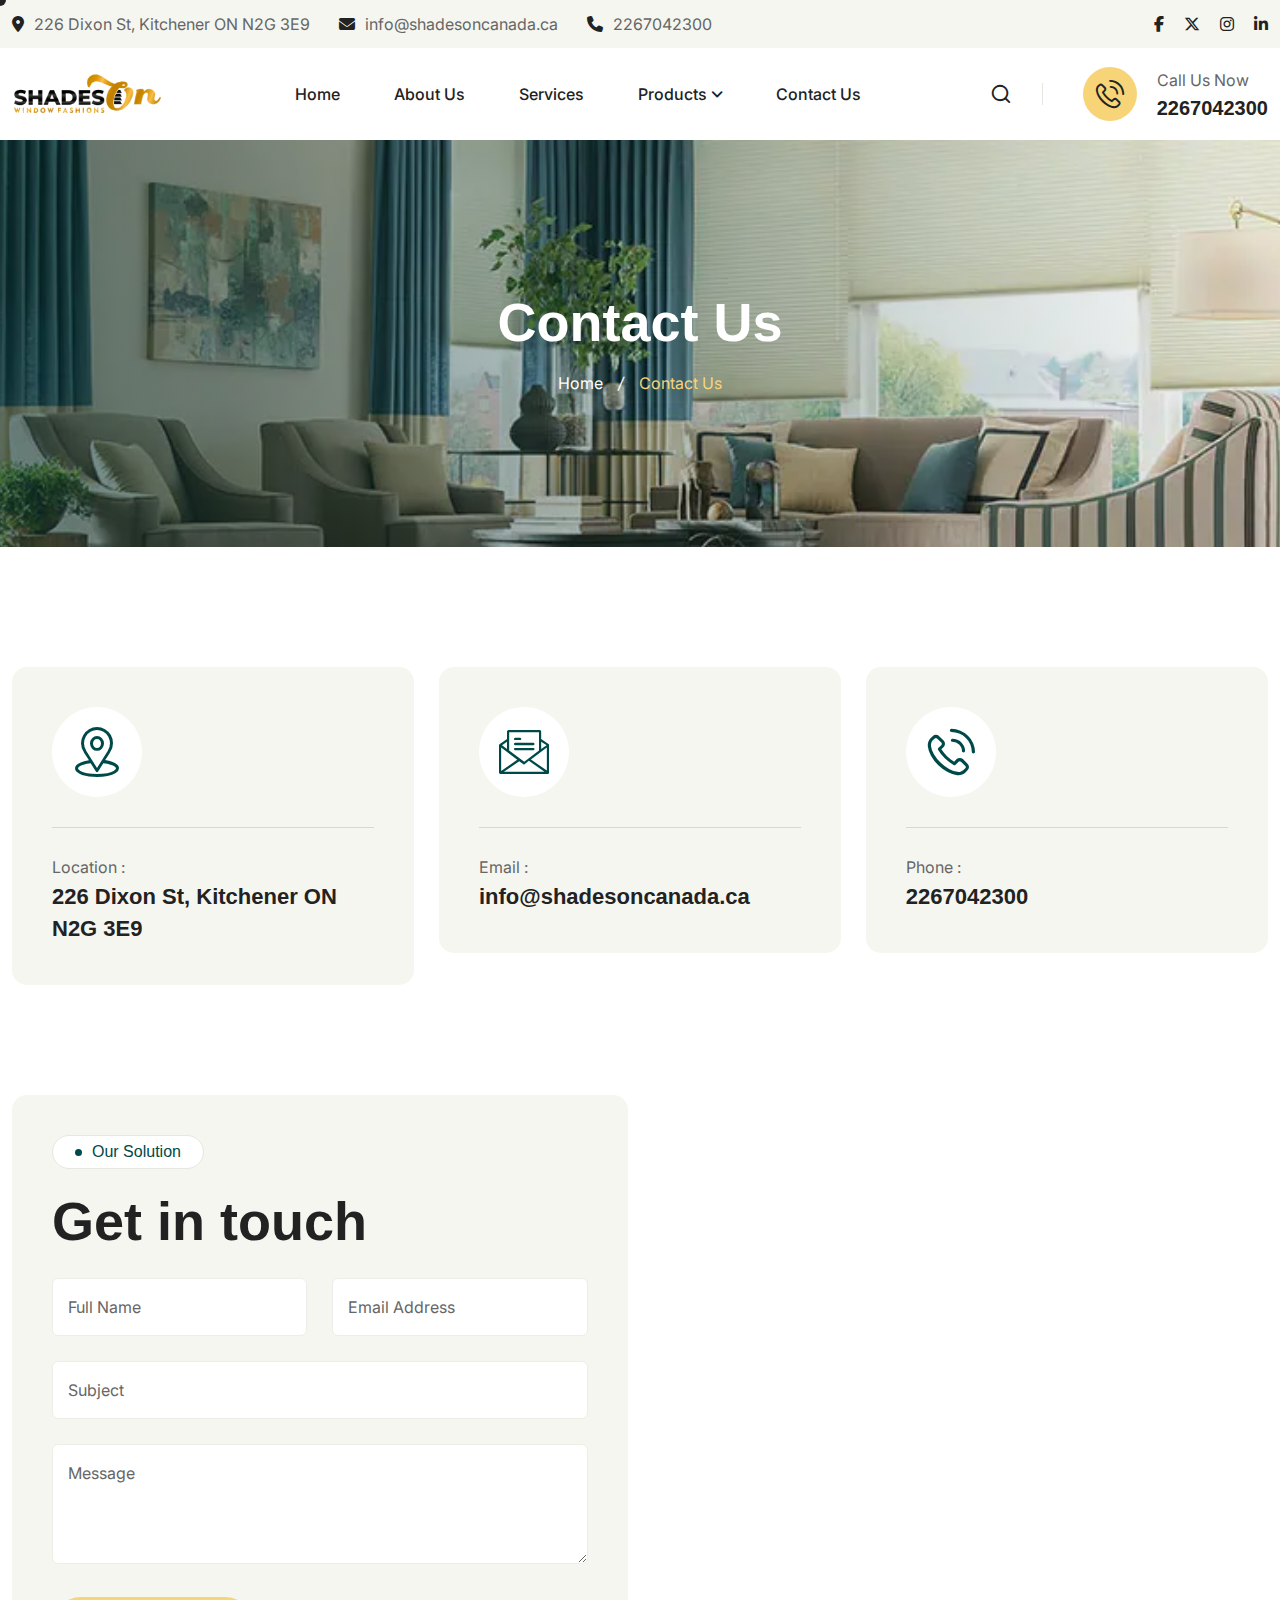
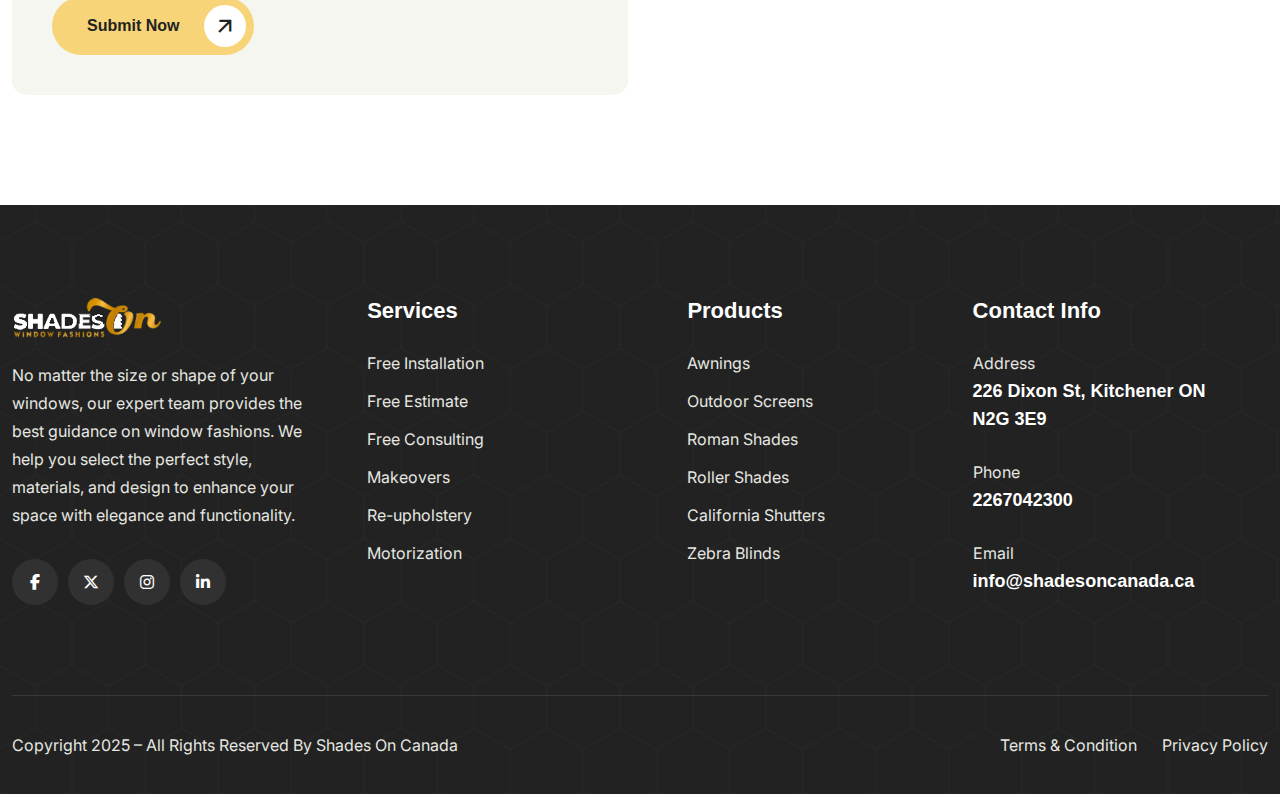
<file: contact.html>
<!DOCTYPE html>
<html lang="en">

<head>
	<!-- Start Meta -->
	<meta charset="UTF-8">
	<meta http-equiv="X-UA-Compatible" content="IE=edge" />
	<meta name="description" content="Shades On Canada - Business Consulting HTML Template" />
	<meta name="keywords" content="Creative, Digital, multipage, landing, freelancer template" />
	<meta name="author" content="Shades On Canada">
	<meta name="viewport" content="width=device-width, initial-scale=1">
	<!-- Title of Site -->
	<title>Shades On Canada</title>
	<!-- Favicons -->
	<link rel="icon" type="image/png" href="assets/img/favicon.png">
	<!-- Bootstrap CSS -->
	<link rel="stylesheet" href="assets/css/bootstrap.min.css">
	<!-- Font Awesome -->
	<link rel="stylesheet" href="assets/css/fontawesome.css">
	<!-- Flaticon -->
	<link rel="stylesheet" href="assets/font/flaticon_flexitype.css">
	<!-- Animate CSS -->
	<link rel="stylesheet" href="assets/css/animate.css">
	<!-- Swiper -->
	<link rel="stylesheet" href="assets/css/swiper-bundle.min.css">
	<!-- Magnific -->
	<link rel="stylesheet" href="assets/css/magnific-popup.css">
	<!-- Custom CSS -->
	<link rel="stylesheet" href="assets/css/style.css">
</head>

<body>
	<!-- Preloader start -->
	<div class="theme-loader">
		<div class="spinner">
			<div class="spinner-bounce one"></div>
			<div class="spinner-bounce two"></div>
			<div class="spinner-bounce three"></div>
		</div>
	</div>
	<!-- Preloader end -->
	<div class="cursor">
		<div class="hide"><div id="cursor-ball"></div></div>
		<div id="cursor-text"></div>
	</div>

	<!-- Search Box Start -->
	<div class="header__area-menubar-right-search-box">
		<form>
			<input type="search" placeholder="Search Here.....">
			<button type="submit"><i class="fal fa-search"></i></button>
		</form>
		<span class="header__area-menubar-right-search-box-icon"><i class="fal fa-times"></i></span>
	</div>
	<!-- Search Box End -->
	<!-- Mobile Menu Start -->
	<div class="menu__bar-popup three">
		<div class="menu__bar-popup-top">
			<div class="logo"><a href="index.html"><img src="assets/img/logo-2.png" alt="logo-image"></a></div>
			<div class="close"><i class="fal fa-times"></i></div>
		</div>
		<div class="vertical-menu">
			<div class="vertical_menu">
				<!-- Here Menu Will Come Automatically Via Javascript / Same Menu as in Header -->
			</div>
		</div>
	</div>
	<div class="menu__bar-popup-overlay"></div>
	<!-- Mobile Menu End -->
	<!-- TopBar Area Start -->
	<div class="top__bar">
		<div class="container">
			<div class="row al-center">
				<div class="col-md-8">
					<div class="top__bar-left md-t-center">
						<ul>
							<li><a href="#" target="_blank">
								<i class="fas fa-map-marker-alt"></i>226 Dixon St, Kitchener ON N2G 3E9</a>
							</li>
							<li><a href="mailto:info@shadesoncanada.ca"><i class="fas fa-envelope"></i>info@shadesoncanada.ca</a></li>
							<li><a href="tel:2267042300"><i class="fas fa-phone"></i>2267042300</a></li>
						</ul>
					</div>
				</div>
				<div class="col-md-4">
					<div class="top__bar-right t-right md-t-center">
						<ul>
							<li><a href="https://facebook.com/" target="_blank"><i class="fab fa-facebook-f"></i></a></li>
							<li><a href="https://twitter.com/" target="_blank"><i class="fa-brands fa-x-twitter"></i></a></li>
							<li><a href="https://instagram.com/" target="_blank"><i class="fab fa-instagram"></i></a></li>
							<li><a href="https://linkedin.com/" target="_blank"><i class="fab fa-linkedin-in"></i></a></li>
						</ul>
					</div>
				</div>
			</div>
		</div>
	</div>
	<!-- TopBar Area End -->
	<!-- Header Area Start -->
	<div class="header__area">
		<div class="container">
			<div class="row">
				<div class="col-xl-12">
					<div class="header__area-menubar">
						<div class="header__area-menubar-left one">
							<div class="header__area-menubar-left-logo">
								<a href="index.html">
									<img src="assets/img/logo-2-dark.png" alt="logo">
								</a>
							</div>
						</div>
						<div class="header__area-menubar-center">
							<div class="header__area-menubar-center-menu">
								<ul id="mobilemenu">
									<li><a href="index.html">Home</a></li>
									<li><a href="about.html">About Us</a></li>
									<li><a href="services.html">Services</a></li>
									<li class="menu-item-has-children">
										<a href="products.html">Products</a>
										<ul class="sub-menu">
											<li><a href="products.html#CaliforniaShutters">California Shutters</a></li>
											<li><a href="products.html#CustomDraperies">Custom Draperies</a></li>
											<li><a href="products.html#OutdoorAwnings">Outdoor Awnings</a></li>
											<li><a href="products.html#OutdoorScreens">Outdoor Screens</a></li>
											<li><a href="products.html#RollerShades">Roller Shades</a></li>
											<li><a href="products.html#RomanShades">Roman Shades</a></li>
											<li><a href="products.html#VerticalShades">Vertical Shades</a></li>
											<li><a href="products.html#ZebraBlinds">Zebra Blinds</a></li>
										</ul>
									</li>
									<li><a href="contact.html">Contact Us</a></li>
								</ul>
							</div>
						</div>
						<div class="header__area-menubar-right">
							<div class="header__area-menubar-right-search xl-display-n">
								<div class="search">
									<span class="header__area-menubar-right-search-icon open"><i class="flaticon-search-1"></i></span>
								</div>
							</div>
							<div class="header__area-menubar-right-tel lg-display-n">
								<div class="header__area-menubar-right-tel-icon">
									<i class="flaticon-phone-call"></i>
								</div>
								<div class="header__area-menubar-right-tel-info">
									<span>Call Us Now</span>
									<h6><a href="tel:2267042300">2267042300</a></h6>
								</div>
							</div>
							<div class="header__area-menubar-right-responsive-menu menu__bar">
								<i class="flaticon-menu-3"></i>
							</div>
						</div>
					</div>
				</div>
			</div>
		</div>
	</div>
	<!-- Header Area End -->
	<!-- Breadcrumb Area Start -->
	<div class="breadcrumb__area" style="background-image: url('assets/img/pages/breadcrumb.webp');">
		<div class="container">
			<div class="row">
				<div class="col-xl-12">
					<div class="breadcrumb__area-content">
						<h2>Contact Us</h2>
						<ul>
							<li><a href="index.html">Home</a><i>/</i></li>
							<li>Contact Us</li>
						</ul>
					</div>
				</div>
			</div>
		</div>
	</div>
	<!-- Breadcrumb Area End -->
	<!-- Contact Us Area Start -->
	<div class="contact__info section-padding-three">
		<div class="container">
			<div class="row">
				<div class="col-lg-4 col-md-6 mt-25">
					<div class="contact__info-item">
						<i class="flaticon-location"></i>
						<span>Location :</span>
						<h5><a href="https://www.google.com/maps">226 Dixon St, Kitchener ON N2G 3E9</a></h5>
					</div>
				</div>
				<div class="col-lg-4 col-md-6 mt-25">
					<div class="contact__info-item">
						<i class="flaticon-email"></i>
						<span>Email :</span>
						<h5><a href="mailto:info@shadesoncanada.ca">info@shadesoncanada.ca</a></h5>
					</div>
				</div>
				<div class="col-lg-4 col-md-6 mt-25">
					<div class="contact__info-item">
						<i class="flaticon-phone-call"></i>
						<span>Phone :</span>
						<h5><a href="tel:2267042300">2267042300</a></h5>
					</div>
				</div>
			</div>
		</div>
	</div>
	<div class="contact__area section-padding pt-0">
		<div class="container">
			<div class="row al-center">
				<div class="col-lg-6">
					<div class="contact__area-left">
						<span class="subtitle ">Our Solution</span>
						<h2>Get in touch</h2>
						<form action="#">
							<div class="row">
								<div class="col-md-6 mt-25">
									<div class="contact__form-area-item">
										<input type="text" name="name" placeholder="Full Name" required="required">
									</div>
								</div>
								<div class="col-md-6 mt-25">
									<div class="contact__form-area-item">
										<input type="email" name="email" placeholder="Email Address" required="required">
									</div>
								</div>
								<div class="col-md-12 mt-25">
									<div class="contact__form-area-item">
										<input type="text" name="subject" placeholder="Subject">
									</div>
								</div>
								<div class="col-md-12 mt-25">
									<div class="contact__form-area-item">
										<textarea name="message" placeholder="Message"></textarea>
									</div>
								</div>
								<div class="col-md-12 mt-25">
									<div class="contact__form-area-item">
										<button class="default_button" type="submit">Submit Now <i class="flaticon-right-up"></i></button>
									</div>
								</div>
							</div>
						</form>
					</div>
				</div>
				<div class="col-lg-6 lg-mt-25">
					<div class="map-area">
						<iframe loading="lazy" src="https://www.google.com/maps/embed?pb=!1m14!1m8!1m3!1d2897.3635795755067!2d-80.462672!3d43.432122!3m2!1i1024!2i768!4f13.1!3m3!1m2!1s0x882bf4d64851cf87%3A0x647371ed3806b08e!2s226%20Dixon%20St%2C%20Kitchener%2C%20ON%20N2G%203E9%2C%20Canada!5e0!3m2!1sen!2sin!4v1729445733183!5m2!1sen!2sin" 
								title="London Eye, London, United Kingdom" aria-label="London Eye, London, United Kingdom"></iframe>
					</div>
				</div>
			</div>
		</div>
	</div>
	<!-- Contact Us Area End -->
	<!-- Footer Area Start -->
	<div class="footer__three">
		<div class="bg_shape" style="background-image: url('assets/img/shape/footer.png');"></div>
		<div class="container">
			<div class="row">
				<div class="col-lg-3 col-sm-6">
					<div class="footer__one-widget social">
						<a class="logo" href="#"><img src="assets/img/logo-2.png" alt="logo"></a>
						<p>No matter the size or shape of your windows, our expert team provides the best guidance on window fashions. We help you select the perfect style, materials, and design to enhance your space with elegance and functionality.</p>
						<ul>
							<li><a href="https://facebook.com/" target="_blank"><i class="fab fa-facebook-f"></i></a></li>
							<li><a href="https://twitter.com/" target="_blank"><i class="fa-brands fa-x-twitter"></i></a></li>
							<li><a href="https://instagram.com/" target="_blank"><i class="fab fa-instagram"></i></a></li>
							<li><a href="https://linkedin.com/" target="_blank"><i class="fab fa-linkedin-in"></i></a></li>
						</ul>
					</div>
				</div>
				<div class="col-lg-3 col-sm-6 sm-mt-30">
					<div class="footer__one-widget ml-35 lg-ml-0">
						<h5>Services</h5>
						<div class="footer-widget-menu">
							<ul>
								<li><a href="#">Free Installation</a></li>
								<li><a href="#">Free Estimate</a></li>
								<li><a href="#">Free Consulting</a></li>
								<li><a href="#">Makeovers</a></li>
								<li><a href="#">Re-upholstery</a></li>
								<li><a href="#">Motorization</a></li>
							</ul>
						</div>
					</div>
				</div>
				<div class="col-lg-3 col-sm-6 sm-mt-30">
					<div class="footer__one-widget ml-35 lg-ml-0">
						<h5>Products</h5>
						<div class="footer-widget-menu">
							<ul>
								<li><a href="#">Awnings</a></li>
								<li><a href="#">Outdoor Screens</a></li>
								<li><a href="#">Roman Shades</a></li>
								<li><a href="#">Roller Shades</a></li>
								<li><a href="#">California Shutters</a></li>
								<li><a href="#">Zebra Blinds</a></li>
							</ul>
						</div>
					</div>
				</div>
				<div class="col-lg-3 col-sm-6 lg-mt-30">
					<div class="footer__one-widget contact">
						<h5>Contact Info</h5>
						<div class="contact-item mb-25">
							<div class="contact-item-info">
								<span>Address</span>
								<h6><a href="https://www.google.com/maps" target="_blank">226 Dixon St, Kitchener ON N2G 3E9</a></h6>
							</div>
						</div>
						<div class="contact-item mb-25">
							<div class="contact-item-info">
								<span>Phone</span>
								<h6><a href="tel:2267042300">2267042300</a></h6>
							</div>
						</div>
						<div class="contact-item">
							<div class="contact-item-info">
								<span>Email</span>
								<h6><a href="mailto:info@shadesoncanada.ca">info@shadesoncanada.ca</a></h6>
							</div>
						</div>
					</div>
				</div>
			</div>
			<div class="row">
				<div class="col-xl-12">
					<div class="copyright__area">
						<div class="row al-center">
							<div class="col-md-7">
								<div class="copyright__area-content md-t-center md-mb-10">
									<p>Copyright 2025 – All Rights Reserved By Shades On Canada</p>
								</div>
							</div>
							<div class="col-md-5">
								<div class="footer-widget-menu">
									<ul class="jc-end md-jc-center">
										<li><a href="#">Terms & Condition</a></li>
										<li><a href="#">Privacy Policy</a></li>
									</ul>
								</div>
							</div>
						</div>
					</div>
				</div>
			</div>
		</div>
	</div>
	<!-- Footer Area End -->
	<!-- Scroll Btn Start -->
	<div class="scroll-up scroll-one">
		<svg class="scroll-circle svg-content" width="100%" height="100%" viewBox="-1 -1 102 102"><path d="M50,1 a49,49 0 0,1 0,98 a49,49 0 0,1 0,-98" /> </svg>
	</div>
	<!-- Scroll Btn End -->
	<!-- Main JS -->
	<script src="assets/js/jquery-3.7.1.min.js"></script>
	<!-- Bootstrap JS -->
	<script src="assets/js/bootstrap.min.js"></script>
	<!-- Counter up -->
	<script src="assets/js/jquery.counterup.min.js"></script>
	<!-- Popper JS -->
	<script src="assets/js/popper.min.js"></script>
	<!-- Progressbar JS -->
	<script src="assets/js/progressbar.min.js"></script>
	<!-- Magnific JS -->
	<script src="assets/js/jquery.magnific-popup.min.js"></script>
	<!-- Swiper JS -->
	<script src="assets/js/swiper-bundle.min.js"></script>
	<!-- Waypoints JS -->
	<script src="assets/js/jquery.waypoints.min.js"></script>
	<!-- Isotope JS -->
	<script src="assets/js/isotope.pkgd.min.js"></script>
	<!-- Custom JS -->
	<script src="assets/js/custom.js"></script>
</body>

</html>
</file>
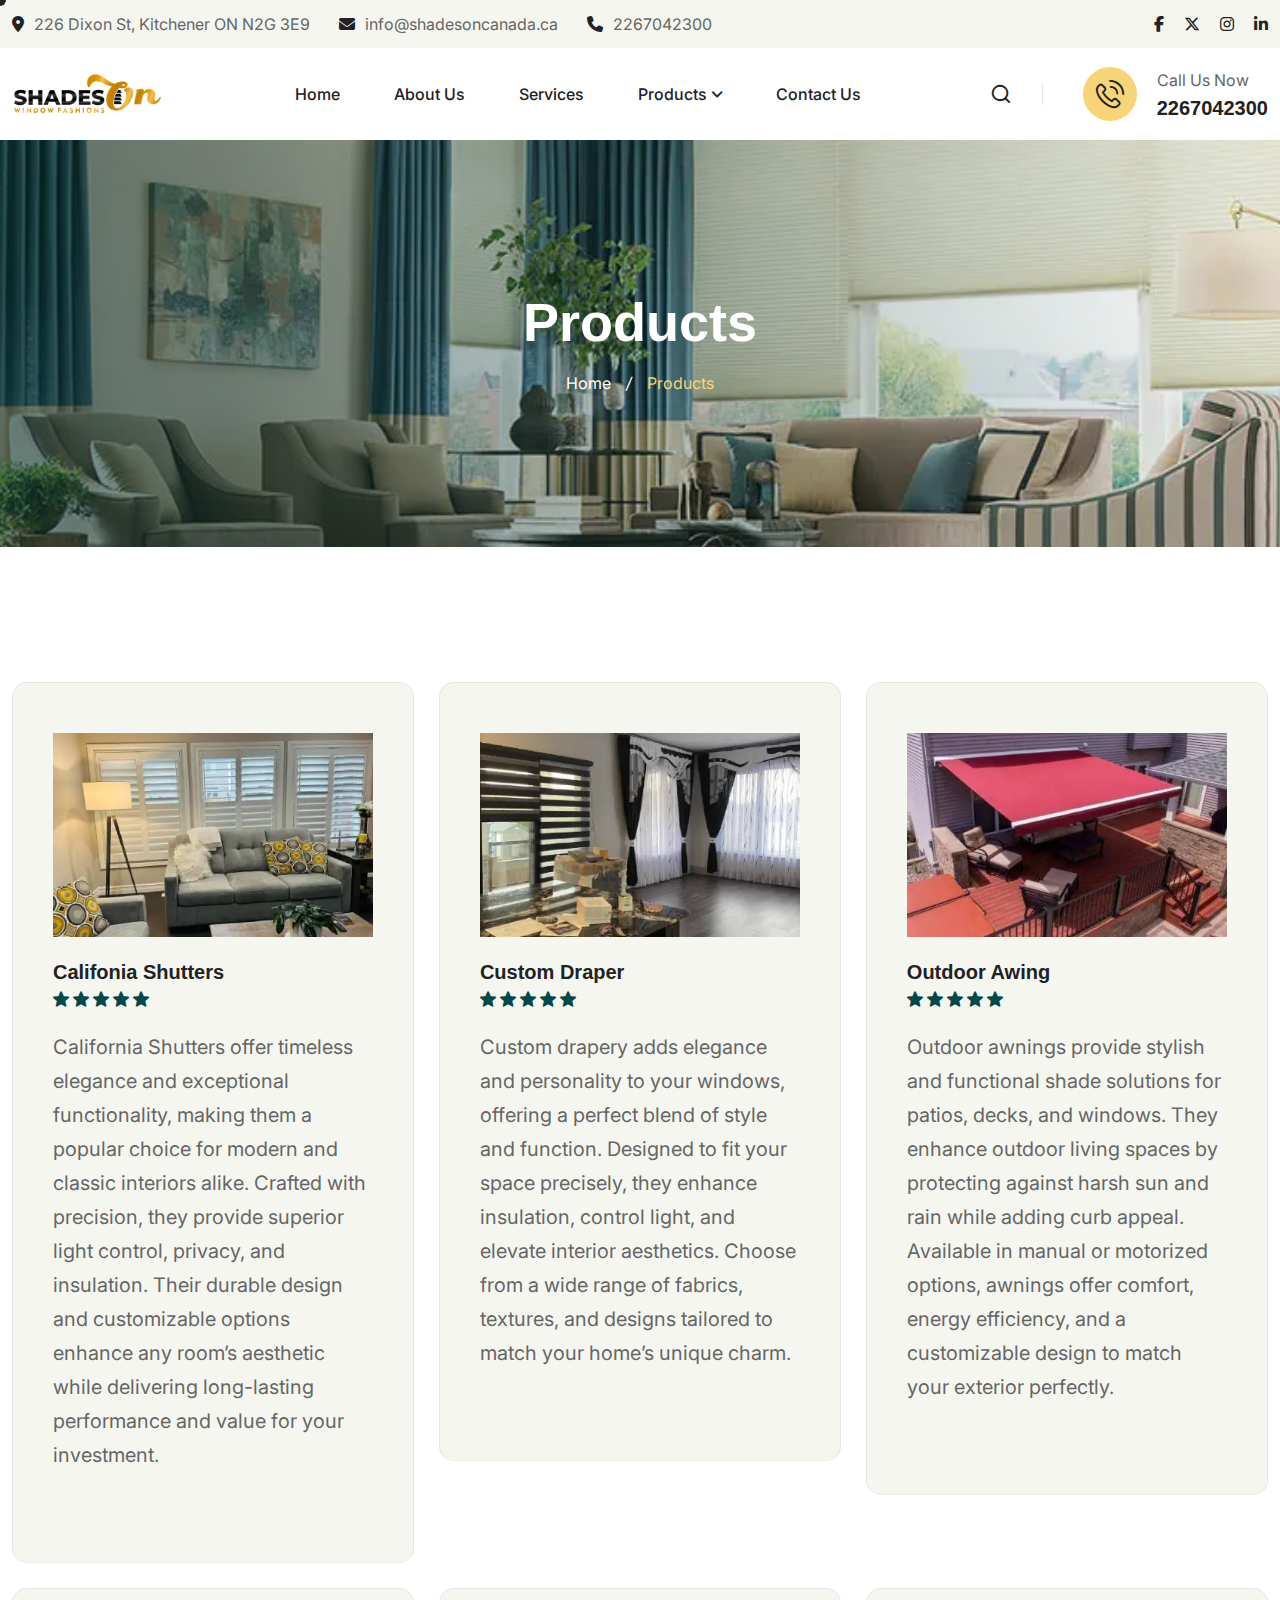
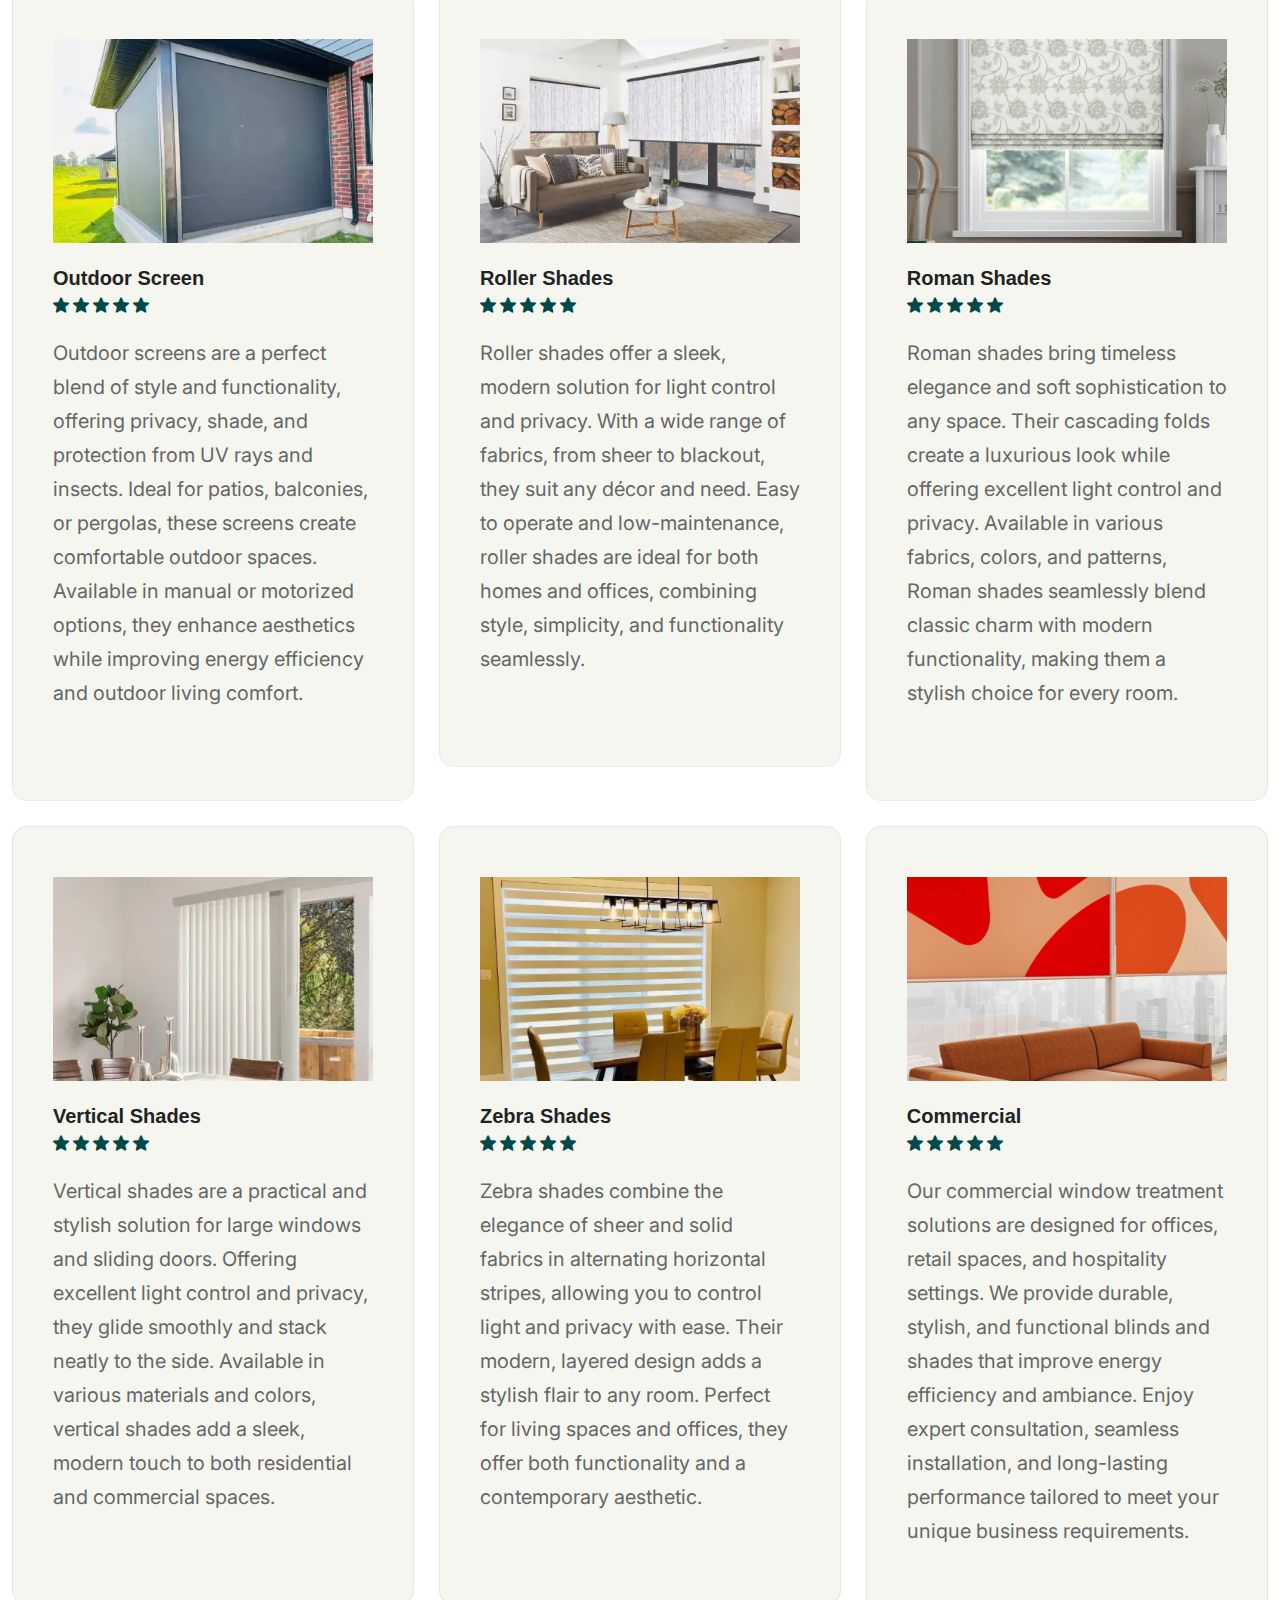
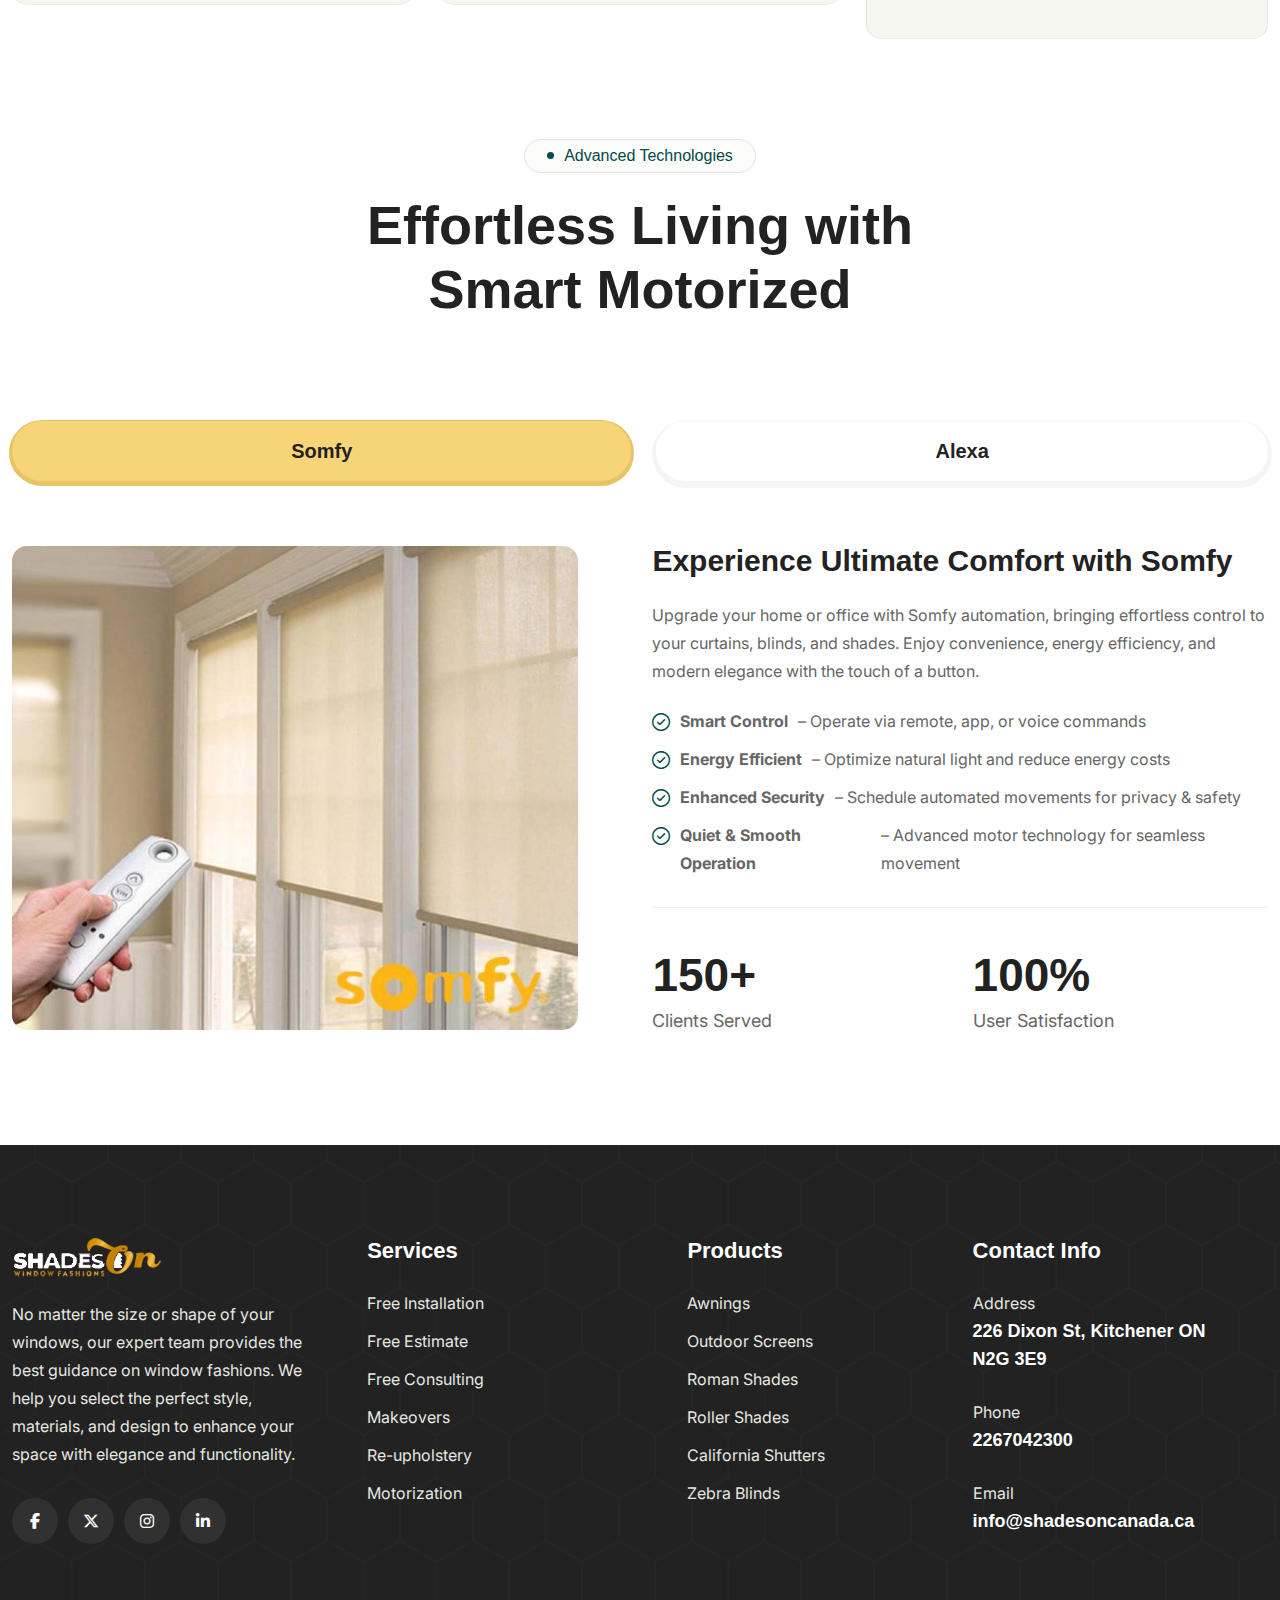
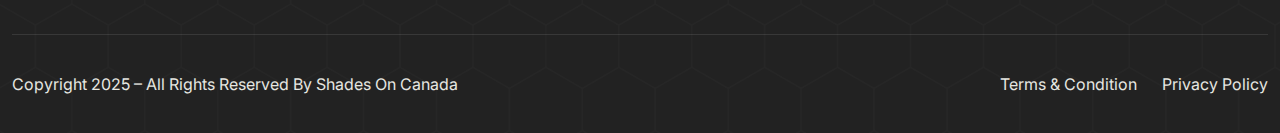
<file: products.html>
<!DOCTYPE html>
<html lang="en">

<head>
	<!-- Start Meta -->
	<meta charset="UTF-8">
	<meta http-equiv="X-UA-Compatible" content="IE=edge" />
	<meta name="description" content="Shades On Canada - Business Consulting HTML Template" />
	<meta name="keywords" content="Creative, Digital, multipage, landing, freelancer template" />
	<meta name="author" content="Shades On Canada">
	<meta name="viewport" content="width=device-width, initial-scale=1">
	<!-- Title of Site -->
	<title>Shades On Canada</title>
	<!-- Favicons -->
	<link rel="icon" type="image/png" href="assets/img/favicon.png">
	<!-- Bootstrap CSS -->
	<link rel="stylesheet" href="assets/css/bootstrap.min.css">
	<!-- Font Awesome -->
	<link rel="stylesheet" href="assets/css/fontawesome.css">
	<!-- Flaticon -->
	<link rel="stylesheet" href="assets/font/flaticon_flexitype.css">
	<!-- Animate CSS -->
	<link rel="stylesheet" href="assets/css/animate.css">
	<!-- Swiper -->
	<link rel="stylesheet" href="assets/css/swiper-bundle.min.css">
	<!-- Magnific -->
	<link rel="stylesheet" href="assets/css/magnific-popup.css">
	<!-- Custom CSS -->
	<link rel="stylesheet" href="assets/css/style.css">
</head>

<body>
	<!-- Preloader start -->
	<div class="theme-loader">
		<div class="spinner">
			<div class="spinner-bounce one"></div>
			<div class="spinner-bounce two"></div>
			<div class="spinner-bounce three"></div>
		</div>
	</div>
	<!-- Preloader end -->
	<div class="cursor">
		<div class="hide"><div id="cursor-ball"></div></div>
		<div id="cursor-text"></div>
	</div>

	<!-- Search Box Start -->
	<div class="header__area-menubar-right-search-box">
		<form>
			<input type="search" placeholder="Search Here.....">
			<button type="submit"><i class="fal fa-search"></i></button>
		</form>
		<span class="header__area-menubar-right-search-box-icon"><i class="fal fa-times"></i></span>
	</div>
	<!-- Search Box End -->
	<!-- Mobile Menu Start -->
	<div class="menu__bar-popup three">
		<div class="menu__bar-popup-top">
			<div class="logo"><a href="index.html"><img src="assets/img/logo-2.png" alt="logo-image"></a></div>
			<div class="close"><i class="fal fa-times"></i></div>
		</div>
		<div class="vertical-menu">
			<div class="vertical_menu">
				<!-- Here Menu Will Come Automatically Via Javascript / Same Menu as in Header -->
			</div>
		</div>
	</div>
	<div class="menu__bar-popup-overlay"></div>
	<!-- Mobile Menu End -->
	<!-- TopBar Area Start -->
	<div class="top__bar">
		<div class="container">
			<div class="row al-center">
				<div class="col-md-8">
					<div class="top__bar-left md-t-center">
						<ul>
							<li><a href="#" target="_blank">
								<i class="fas fa-map-marker-alt"></i>226 Dixon St, Kitchener ON N2G 3E9</a>
							</li>
							<li><a href="mailto:info@shadesoncanada.ca"><i class="fas fa-envelope"></i>info@shadesoncanada.ca</a></li>
							<li><a href="tel:2267042300"><i class="fas fa-phone"></i>2267042300</a></li>
						</ul>
					</div>
				</div>
				<div class="col-md-4">
					<div class="top__bar-right t-right md-t-center">
						<ul>
							<li><a href="https://facebook.com/" target="_blank"><i class="fab fa-facebook-f"></i></a></li>
							<li><a href="https://twitter.com/" target="_blank"><i class="fa-brands fa-x-twitter"></i></a></li>
							<li><a href="https://instagram.com/" target="_blank"><i class="fab fa-instagram"></i></a></li>
							<li><a href="https://linkedin.com/" target="_blank"><i class="fab fa-linkedin-in"></i></a></li>
						</ul>
					</div>
				</div>
			</div>
		</div>
	</div>
	<!-- TopBar Area End -->
	<!-- Header Area Start -->
	<div class="header__area">
		<div class="container">
			<div class="row">
				<div class="col-xl-12">
					<div class="header__area-menubar">
						<div class="header__area-menubar-left one">
							<div class="header__area-menubar-left-logo">
								<a href="index.html">
									<img src="assets/img/logo-2-dark.png" alt="logo">
								</a>
							</div>
						</div>
						<div class="header__area-menubar-center">
							<div class="header__area-menubar-center-menu">
								<ul id="mobilemenu">
									<li><a href="index.html">Home</a></li>
									<li><a href="about.html">About Us</a></li>
									<li><a href="services.html">Services</a></li>
									<li class="menu-item-has-children">
										<a href="products.html">Products</a>
										<ul class="sub-menu">
											<li><a href="products.html#CaliforniaShutters">California Shutters</a></li>
											<li><a href="products.html#CustomDraperies">Custom Draperies</a></li>
											<li><a href="products.html#OutdoorAwnings">Outdoor Awnings</a></li>
											<li><a href="products.html#OutdoorScreens">Outdoor Screens</a></li>
											<li><a href="products.html#RollerShades">Roller Shades</a></li>
											<li><a href="products.html#RomanShades">Roman Shades</a></li>
											<li><a href="products.html#VerticalShades">Vertical Shades</a></li>
											<li><a href="products.html#ZebraBlinds">Zebra Blinds</a></li>
										</ul>
									</li>
									<li><a href="contact.html">Contact Us</a></li>
								</ul>
							</div>
						</div>
						<div class="header__area-menubar-right">
							<div class="header__area-menubar-right-search xl-display-n">
								<div class="search">
									<span class="header__area-menubar-right-search-icon open"><i class="flaticon-search-1"></i></span>
								</div>
							</div>
							<div class="header__area-menubar-right-tel lg-display-n">
								<div class="header__area-menubar-right-tel-icon">
									<i class="flaticon-phone-call"></i>
								</div>
								<div class="header__area-menubar-right-tel-info">
									<span>Call Us Now</span>
									<h6><a href="tel:2267042300">2267042300</a></h6>
								</div>
							</div>
							<div class="header__area-menubar-right-responsive-menu menu__bar">
								<i class="flaticon-menu-3"></i>
							</div>
						</div>
					</div>
				</div>
			</div>
		</div>
	</div>
	<!-- Header Area End -->
	<!-- Breadcrumb Area Start -->
	<div class="breadcrumb__area" style="background-image: url('assets/img/pages/breadcrumb.webp');">
		<div class="container">
			<div class="row">
				<div class="col-xl-12">
					<div class="breadcrumb__area-content">
						<h2>Products</h2>
						<ul>
							<li><a href="index.html">Home</a><i>/</i></li>
							<li>Products</li>
						</ul>
					</div>
				</div>
			</div>
		</div>
	</div>
	<!-- Breadcrumb Area End -->
	<!-- Products Area Start -->
	

	<div class="testimonial__page  overflow-hidden section-padding">
		<div class="container">

			<div class="row mb-100">
				<div id="CaliforniaShutters" class="col-lg-4 mt-25">
					<div class="testimonial__one-item">
						<div class=" mb-20">
							<img src="assets/img/products/CalifoniaShutters.webp" alt="Califonia Shutters" width="100%" />
						</div>
						<div class="testimonial__one-item-client">
							<div class="testimonial__one-item-client-title">
								<h6>Califonia Shutters</h6>
								<span>
									<div class="testimonial__one-item-reviews">
										<i class="flaticon-star"></i>
										<i class="flaticon-star"></i>
										<i class="flaticon-star"></i>
										<i class="flaticon-star"></i>
										<i class="flaticon-star"></i>
									</div>
								</span>
							</div>
						</div>

						<p>California Shutters offer timeless elegance and exceptional functionality, making them a popular choice for modern and classic interiors alike. Crafted with precision, they provide superior light control, privacy, and insulation. 
						Their durable design and customizable options enhance any room’s aesthetic while delivering long-lasting performance and value for your investment.</p>

					</div>
				</div>
				<div id="CustomDraperies" class="col-lg-4 mt-25">
					<div class="testimonial__one-item">
						<div class=" mb-20">
							<img src="assets/img/products/CustomDraper.webp" alt="Custom Draper" width="100%" />
						</div>
						<div class="testimonial__one-item-client">
							<div class="testimonial__one-item-client-title">
								<h6>Custom Draper</h6>
								<span>
									<div class="testimonial__one-item-reviews">
										<i class="flaticon-star"></i>
										<i class="flaticon-star"></i>
										<i class="flaticon-star"></i>
										<i class="flaticon-star"></i>
										<i class="flaticon-star"></i>
									</div>
								</span>
							</div>
						</div>

						<p>Custom drapery adds elegance and personality to your windows, offering a perfect blend of style and function. Designed to fit your space precisely, they enhance insulation, control light, and elevate interior aesthetics. 
						Choose from a wide range of fabrics, textures, and designs tailored to match your home’s unique charm.
						</p>

					</div>
				</div>
				<div id="OutdoorAwnings" class="col-lg-4 mt-25">
					<div class="testimonial__one-item">
						<div class=" mb-20">
							<img src="assets/img/products/OutdoorAwing.webp" alt="Outdoor Awing" width="100%" />
						</div>
						<div class="testimonial__one-item-client">
							<div class="testimonial__one-item-client-title">
								<h6>Outdoor Awing</h6>
								<span>
									<div class="testimonial__one-item-reviews">
										<i class="flaticon-star"></i>
										<i class="flaticon-star"></i>
										<i class="flaticon-star"></i>
										<i class="flaticon-star"></i>
										<i class="flaticon-star"></i>
									</div>
								</span>
							</div>
						</div>

						<p>Outdoor awnings provide stylish and functional shade solutions for patios, decks, and windows. They enhance outdoor living spaces by protecting against harsh sun and rain while adding curb appeal. 
						Available in manual or motorized options, awnings offer comfort, energy efficiency, and a customizable design to match your exterior perfectly.</p>

					</div>
				</div>
				<div id="OutdoorScreens" class="col-lg-4 mt-25">
					<div class="testimonial__one-item">
						<div class=" mb-20">
							<img src="assets/img/products/OutdoorScreen.webp" alt="Outdoor Screen" width="100%" />
						</div>
						<div class="testimonial__one-item-client">
							<div class="testimonial__one-item-client-title">
								<h6>Outdoor Screen</h6>
								<span>
									<div class="testimonial__one-item-reviews">
										<i class="flaticon-star"></i>
										<i class="flaticon-star"></i>
										<i class="flaticon-star"></i>
										<i class="flaticon-star"></i>
										<i class="flaticon-star"></i>
									</div>
								</span>
							</div>
						</div>

						<p>Outdoor screens are a perfect blend of style and functionality, offering privacy, shade, and protection from UV rays and insects. Ideal for patios, balconies, or pergolas, these screens create comfortable outdoor spaces. 
						Available in manual or motorized options, they enhance aesthetics while improving energy efficiency and outdoor living comfort.</p>

					</div>
				</div>
				<div id="RollerShades" class="col-lg-4 mt-25">
					<div class="testimonial__one-item">
						<div class=" mb-20">
							<img src="assets/img/products/RollerShades.webp" alt="Roller Shades" width="100%" />
						</div>
						<div class="testimonial__one-item-client">
							<div class="testimonial__one-item-client-title">
								<h6>Roller Shades</h6>
								<span>
									<div class="testimonial__one-item-reviews">
										<i class="flaticon-star"></i>
										<i class="flaticon-star"></i>
										<i class="flaticon-star"></i>
										<i class="flaticon-star"></i>
										<i class="flaticon-star"></i>
									</div>
								</span>
							</div>
						</div>

						<p>Roller shades offer a sleek, modern solution for light control and privacy. With a wide range of fabrics, from sheer to blackout, they suit any décor and need. 
						Easy to operate and low-maintenance, roller shades are ideal for both homes and offices, combining style, simplicity, and functionality seamlessly.</p>

					</div>
				</div>
				<div id="RomanShades" class="col-lg-4 mt-25">
					<div class="testimonial__one-item">
						<div class=" mb-20">
							<img src="assets/img/products/RomanShades.jpg" alt="Roman Shades" width="100%" />
						</div>
						<div class="testimonial__one-item-client">
							<div class="testimonial__one-item-client-title">
								<h6>Roman Shades</h6>
								<span>
									<div class="testimonial__one-item-reviews">
										<i class="flaticon-star"></i>
										<i class="flaticon-star"></i>
										<i class="flaticon-star"></i>
										<i class="flaticon-star"></i>
										<i class="flaticon-star"></i>
									</div>
								</span>
							</div>
						</div>

						<p>Roman shades bring timeless elegance and soft sophistication to any space. Their cascading folds create a luxurious look while offering excellent light control and privacy. 
						Available in various fabrics, colors, and patterns, Roman shades seamlessly blend classic charm with modern functionality, making them a stylish choice for every room.</p>

					</div>
				</div>
				<div id="VerticalShades" class="col-lg-4 mt-25">
					<div class="testimonial__one-item">
						<div class=" mb-20">
							<img src="assets/img/products/VerticalShades.webp" alt="Vertical Shades" width="100%" />
						</div>
						<div class="testimonial__one-item-client">
							<div class="testimonial__one-item-client-title">
								<h6>Vertical Shades</h6>
								<span>
									<div class="testimonial__one-item-reviews">
										<i class="flaticon-star"></i>
										<i class="flaticon-star"></i>
										<i class="flaticon-star"></i>
										<i class="flaticon-star"></i>
										<i class="flaticon-star"></i>
									</div>
								</span>
							</div>
						</div>

						<p>Vertical shades are a practical and stylish solution for large windows and sliding doors. Offering excellent light control and privacy, they glide smoothly and stack neatly to the side. 
						Available in various materials and colors, vertical shades add a sleek, modern touch to both residential and commercial spaces.</p>

					</div>
				</div>
				<div id="ZebraBlinds" class="col-lg-4 mt-25">
					<div class="testimonial__one-item">
						<div class=" mb-20">
							<img src="assets/img/products/ZebraShades.webp" alt="Zebra Shades" width="100%" />
						</div>
						<div class="testimonial__one-item-client">
							<div class="testimonial__one-item-client-title">
								<h6>Zebra Shades</h6>
								<span>
									<div class="testimonial__one-item-reviews">
										<i class="flaticon-star"></i>
										<i class="flaticon-star"></i>
										<i class="flaticon-star"></i>
										<i class="flaticon-star"></i>
										<i class="flaticon-star"></i>
									</div>
								</span>
							</div>
						</div>

						<p>Zebra shades combine the elegance of sheer and solid fabrics in alternating horizontal stripes, allowing you to control light and privacy with ease. Their modern, layered design adds a stylish flair to any room. 
						Perfect for living spaces and offices, they offer both functionality and a contemporary aesthetic.</p>

					</div>
				</div>
				<div id="Commercial" class="col-lg-4 mt-25">
					<div class="testimonial__one-item">
						<div class=" mb-20">
							<img src="assets/img/products/commercial-1.png" alt="Commercial" width="100%" />
						</div>
						<div class="testimonial__one-item-client">
							<div class="testimonial__one-item-client-title">
								<h6>Commercial</h6>
								<span>
									<div class="testimonial__one-item-reviews">
										<i class="flaticon-star"></i>
										<i class="flaticon-star"></i>
										<i class="flaticon-star"></i>
										<i class="flaticon-star"></i>
										<i class="flaticon-star"></i>
									</div>
								</span>
							</div>
						</div>

						<p>Our commercial window treatment solutions are designed for offices, retail spaces, and hospitality settings. We provide durable, stylish, and functional blinds and shades that improve energy efficiency and ambiance. Enjoy expert consultation, seamless installation, and long-lasting performance tailored to meet your unique business requirements.</p>

					</div>
				</div>


			</div>


			<div class="row mb-100 jc-center">
				<div class="col-xl-6">
					<div class="features__area-title t-center">
						<span class="subtitle ">Advanced Technologies</span>
						<h2>Effortless Living with Smart Motorized</h2>
					</div>
				</div>
			</div>
			<div class="row ">
				<div class="col-lg-12">
					<div class="features__area-btn mb-60">
						<div class="features__area-btn-item active" data-tag="features1">
							<h6>Somfy</h6>
						</div>
						<div class="features__area-btn-item" data-tag="features2">
							<h6>Alexa</h6>
						</div>
					</div>
					<div class="features__area-content">
						<div class="features__area-content-item active" id="features1">
							<div class="row al-center">
								<div class="col-lg-6 lg-mb-25">
									<div class="features__area-content-item-left mr-50 lg-mr-0">
										<img class="img_full" src="assets/img/pages/somfy assist.jpg" alt="image">
									</div>
								</div>
								<div class="col-lg-6">
									<div class="features__area-content-item-right">
										<h4 class="mb-20">Experience Ultimate Comfort with Somfy</h4>
										<p class="mb-20">Upgrade your home or office with Somfy automation, bringing effortless control to your curtains, blinds, and shades. Enjoy convenience, energy efficiency, and modern elegance with the touch of a button.</p>
										<ul>
											<li><i class="flaticon-check-mark"></i><b>Smart Control</b> – Operate via remote, app, or voice commands</li>
											<li><i class="flaticon-check-mark"></i><b>Energy Efficient</b> – Optimize natural light and reduce energy costs</li>
											<li><i class="flaticon-check-mark"></i><b>Enhanced Security</b> – Schedule automated movements for privacy &amp; safety</li>
											<li><i class="flaticon-check-mark"></i><b>Quiet &amp; Smooth Operation</b> – Advanced motor technology for seamless movement</li>
										</ul>
										<div class="features__area-content-item-right-counter">
											<div class="row">
												<div class="col-sm-6">
													<h3><span class="counter">150</span>+</h3>
													<span class="title">Clients Served</span>
												</div>
												<div class="col-sm-6 sm-mt-25">
													<h3><span class="counter">100</span>%</h3>
													<span class="title">User Satisfaction</span>
												</div>
											</div>
										</div>
									</div>
								</div>
							</div>
						</div>
						<div class="pricing__plan-content-item d-none" id="features2">
							<div class="row al-center">
								<div class="col-lg-6">
									<div class="features__area-content-item-right">
										<h4 class="mb-20">Voice-Controlled Comfort with Alexa</h4>
										<p class="mb-20">Integrate your curtains, blinds, and shades with Amazon Alexa for hands-free convenience. Simply use voice commands to adjust lighting, enhance privacy, and create the perfect ambiance effortlessly.</p>
										<ul>
											<li><i class="flaticon-check-mark"></i><b>Hands-Free Operation</b> – Control with simple voice commands</li>
											<li><i class="flaticon-check-mark"></i><b>Seamless Smart Home Integration</b> – Works with other Alexa-enabled devices</li>
											<li><i class="flaticon-check-mark"></i><b>Customizable Schedules</b> – Automate opening &amp; closing for convenience</li>
											<li><i class="flaticon-check-mark"></i><b>Energy Efficiency</b> – Optimize natural light to reduce energy costs</li>
										</ul>
										<div class="features__area-content-item-right-counter">
											<div class="row">
												<div class="col-sm-6">
													<h3><span class="counter">150</span>+</h3>
													<span class="title">Clients Served</span>
												</div>
												<div class="col-sm-6 sm-mt-25">
													<h3><span class="counter">100</span>%</h3>
													<span class="title">Successful Projects</span>
												</div>
											</div>
										</div>
									</div>
								</div>
								<div class="col-lg-6 lg-mt-25">
									<div class="features__area-content-item-left ml-50 lg-ml-0">
										<img class="img_full" src="assets/img/pages/alexa assist.jpg" alt="image">
									</div>
								</div>
							</div>
						</div>
					</div>
				</div>
			</div>

		</div>
	</div>



	<!-- Products Area End -->
	<!-- Footer Area Start -->
	<div class="footer__three">
		<div class="bg_shape" style="background-image: url('assets/img/shape/footer.png');"></div>
		<div class="container">
			<div class="row">
				<div class="col-lg-3 col-sm-6">
					<div class="footer__one-widget social">
						<a class="logo" href="#"><img src="assets/img/logo-2.png" alt="logo"></a>
						<p>No matter the size or shape of your windows, our expert team provides the best guidance on window fashions. We help you select the perfect style, materials, and design to enhance your space with elegance and functionality.</p>
						<ul>
							<li><a href="https://facebook.com/" target="_blank"><i class="fab fa-facebook-f"></i></a></li>
							<li><a href="https://twitter.com/" target="_blank"><i class="fa-brands fa-x-twitter"></i></a></li>
							<li><a href="https://instagram.com/" target="_blank"><i class="fab fa-instagram"></i></a></li>
							<li><a href="https://linkedin.com/" target="_blank"><i class="fab fa-linkedin-in"></i></a></li>
						</ul>
					</div>
				</div>
				<div class="col-lg-3 col-sm-6 sm-mt-30">
					<div class="footer__one-widget ml-35 lg-ml-0">
						<h5>Services</h5>
						<div class="footer-widget-menu">
							<ul>
								<li><a href="#">Free Installation</a></li>
								<li><a href="#">Free Estimate</a></li>
								<li><a href="#">Free Consulting</a></li>
								<li><a href="#">Makeovers</a></li>
								<li><a href="#">Re-upholstery</a></li>
								<li><a href="#">Motorization</a></li>
							</ul>
						</div>
					</div>
				</div>
				<div class="col-lg-3 col-sm-6 sm-mt-30">
					<div class="footer__one-widget ml-35 lg-ml-0">
						<h5>Products</h5>
						<div class="footer-widget-menu">
							<ul>
								<li><a href="#">Awnings</a></li>
								<li><a href="#">Outdoor Screens</a></li>
								<li><a href="#">Roman Shades</a></li>
								<li><a href="#">Roller Shades</a></li>
								<li><a href="#">California Shutters</a></li>
								<li><a href="#">Zebra Blinds</a></li>
							</ul>
						</div>
					</div>
				</div>
				<div class="col-lg-3 col-sm-6 lg-mt-30">
					<div class="footer__one-widget contact">
						<h5>Contact Info</h5>
						<div class="contact-item mb-25">
							<div class="contact-item-info">
								<span>Address</span>
								<h6><a href="https://www.google.com/maps" target="_blank">226 Dixon St, Kitchener ON N2G 3E9</a></h6>
							</div>
						</div>
						<div class="contact-item mb-25">
							<div class="contact-item-info">
								<span>Phone</span>
								<h6><a href="tel:2267042300">2267042300</a></h6>
							</div>
						</div>
						<div class="contact-item">
							<div class="contact-item-info">
								<span>Email</span>
								<h6><a href="mailto:info@shadesoncanada.ca">info@shadesoncanada.ca</a></h6>
							</div>
						</div>
					</div>
				</div>
			</div>
			<div class="row">
				<div class="col-xl-12">
					<div class="copyright__area">
						<div class="row al-center">
							<div class="col-md-7">
								<div class="copyright__area-content md-t-center md-mb-10">
									<p>Copyright 2025 – All Rights Reserved By Shades On Canada</p>
								</div>
							</div>
							<div class="col-md-5">
								<div class="footer-widget-menu">
									<ul class="jc-end md-jc-center">
										<li><a href="#">Terms & Condition</a></li>
										<li><a href="#">Privacy Policy</a></li>
									</ul>
								</div>
							</div>
						</div>
					</div>
				</div>
			</div>
		</div>
	</div>
	<!-- Footer Area End -->
	<!-- Scroll Btn Start -->
	<div class="scroll-up scroll-one">
		<svg class="scroll-circle svg-content" width="100%" height="100%" viewBox="-1 -1 102 102"><path d="M50,1 a49,49 0 0,1 0,98 a49,49 0 0,1 0,-98" /> </svg>
	</div>
	<!-- Scroll Btn End -->
	<!-- Main JS -->
	<script src="assets/js/jquery-3.7.1.min.js"></script>
	<!-- Bootstrap JS -->
	<script src="assets/js/bootstrap.min.js"></script>
	<!-- Counter up -->
	<script src="assets/js/jquery.counterup.min.js"></script>
	<!-- Popper JS -->
	<script src="assets/js/popper.min.js"></script>
	<!-- Progressbar JS -->
	<script src="assets/js/progressbar.min.js"></script>
	<!-- Magnific JS -->
	<script src="assets/js/jquery.magnific-popup.min.js"></script>
	<!-- Swiper JS -->
	<script src="assets/js/swiper-bundle.min.js"></script>
	<!-- Waypoints JS -->
	<script src="assets/js/jquery.waypoints.min.js"></script>
	<!-- Isotope JS -->
	<script src="assets/js/isotope.pkgd.min.js"></script>
	<!-- Custom JS -->
	<script src="assets/js/custom.js"></script>
</body>

</html>
</file>
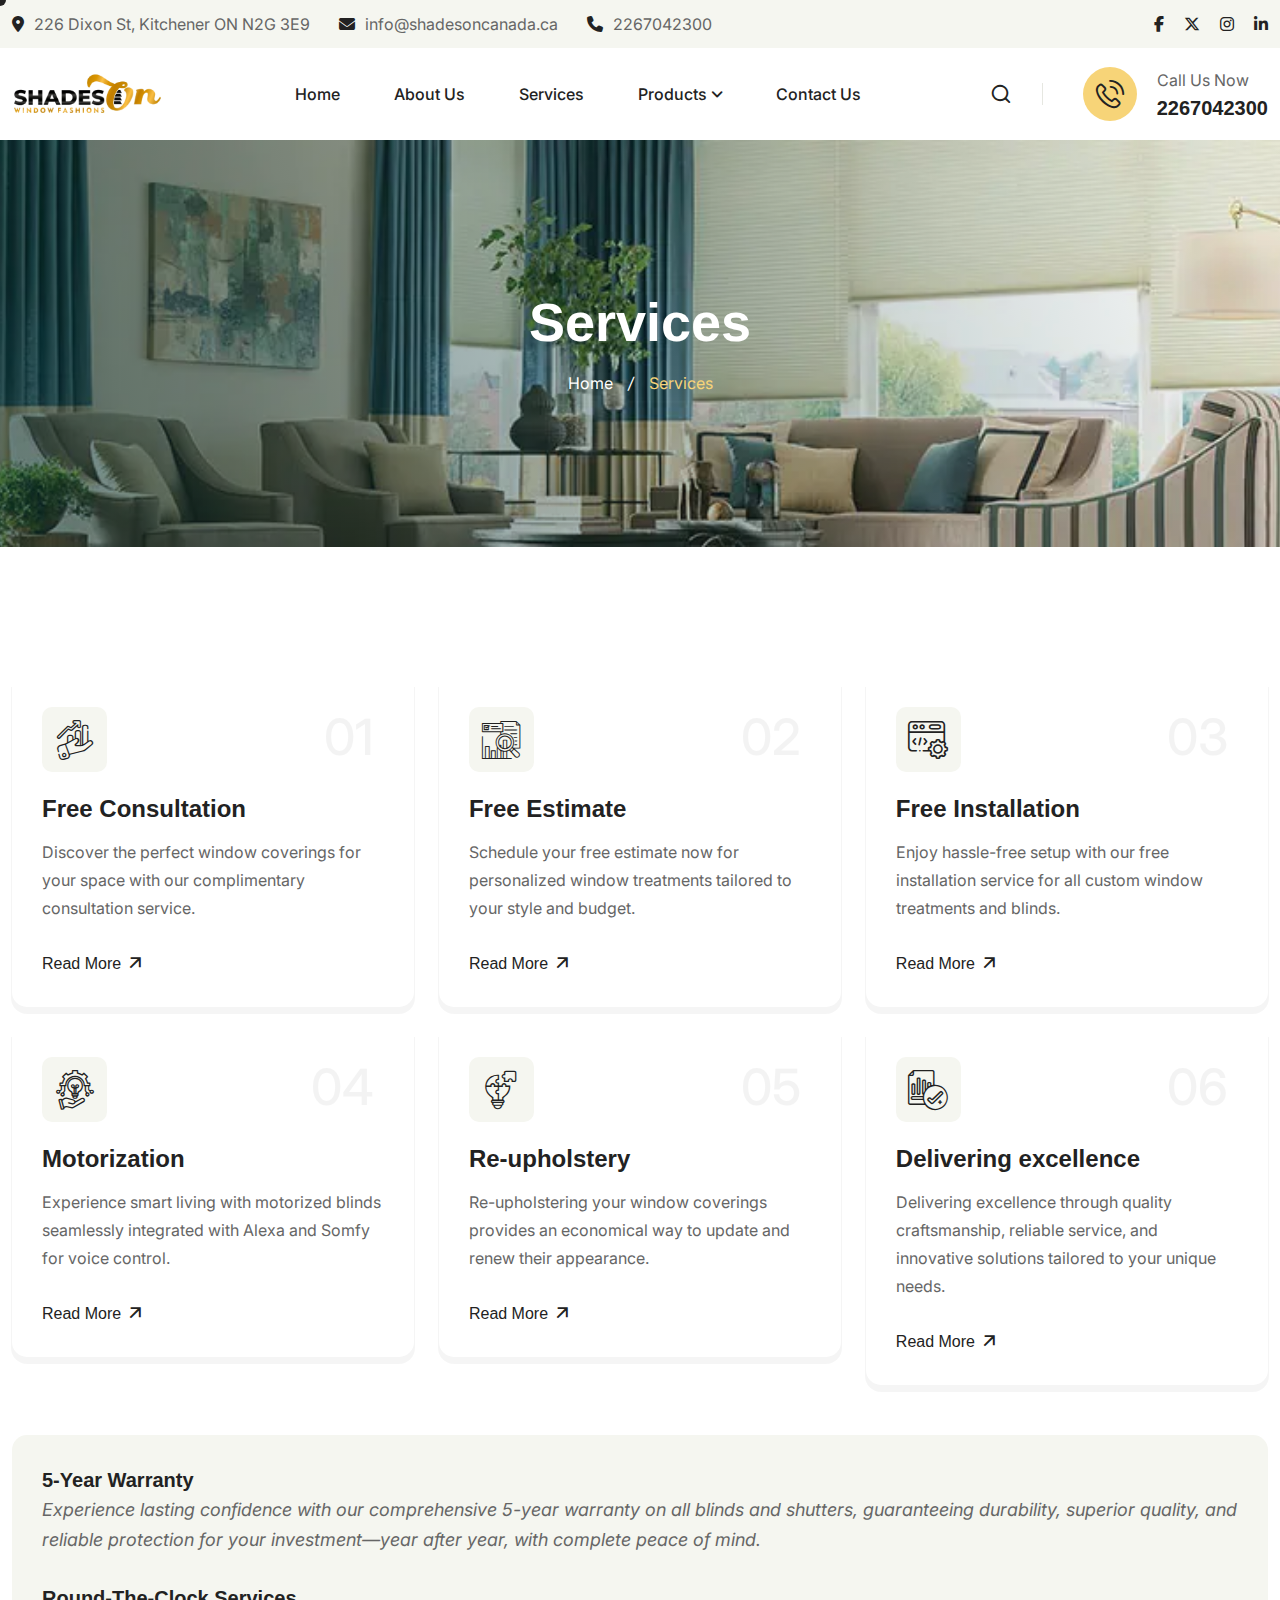
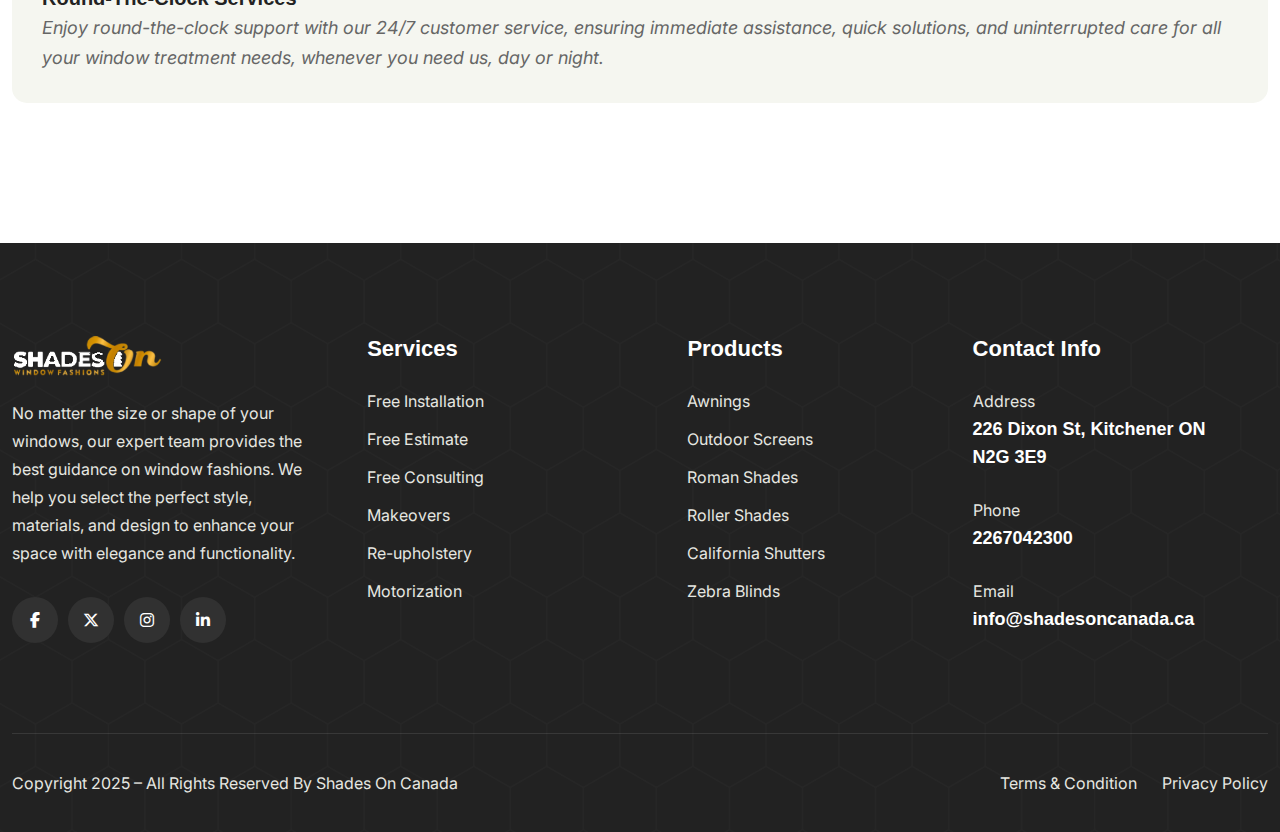
<file: services.html>
<!DOCTYPE html>
<html lang="en">

<head>
	<!-- Start Meta -->
	<meta charset="UTF-8">
	<meta http-equiv="X-UA-Compatible" content="IE=edge" />
	<meta name="description" content="Shades On Canada - Business Consulting HTML Template" />
	<meta name="keywords" content="Creative, Digital, multipage, landing, freelancer template" />
	<meta name="author" content="Shades On Canada">
	<meta name="viewport" content="width=device-width, initial-scale=1">
	<!-- Title of Site -->
	<title>Shades On Canada</title>
	<!-- Favicons -->
	<link rel="icon" type="image/png" href="assets/img/favicon.png">
	<!-- Bootstrap CSS -->
	<link rel="stylesheet" href="assets/css/bootstrap.min.css">
	<!-- Font Awesome -->
	<link rel="stylesheet" href="assets/css/fontawesome.css">
	<!-- Flaticon -->
	<link rel="stylesheet" href="assets/font/flaticon_flexitype.css">
	<!-- Animate CSS -->
	<link rel="stylesheet" href="assets/css/animate.css">
	<!-- Swiper -->
	<link rel="stylesheet" href="assets/css/swiper-bundle.min.css">
	<!-- Magnific -->
	<link rel="stylesheet" href="assets/css/magnific-popup.css">
	<!-- Custom CSS -->
	<link rel="stylesheet" href="assets/css/style.css">
</head>

<body>
	<!-- Preloader start -->
	<div class="theme-loader">
		<div class="spinner">
			<div class="spinner-bounce one"></div>
			<div class="spinner-bounce two"></div>
			<div class="spinner-bounce three"></div>
		</div>
	</div>
	<!-- Preloader end -->
	<div class="cursor">
		<div class="hide"><div id="cursor-ball"></div></div>
		<div id="cursor-text"></div>
	</div>

	<!-- Search Box Start -->
	<div class="header__area-menubar-right-search-box">
		<form>
			<input type="search" placeholder="Search Here.....">
			<button type="submit"><i class="fal fa-search"></i></button>
		</form>
		<span class="header__area-menubar-right-search-box-icon"><i class="fal fa-times"></i></span>
	</div>
	<!-- Search Box End -->
	<!-- Mobile Menu Start -->
	<div class="menu__bar-popup three">
		<div class="menu__bar-popup-top">
			<div class="logo"><a href="index.html"><img src="assets/img/logo-2.png" alt="logo-image"></a></div>
			<div class="close"><i class="fal fa-times"></i></div>
		</div>
		<div class="vertical-menu">
			<div class="vertical_menu">
				<!-- Here Menu Will Come Automatically Via Javascript / Same Menu as in Header -->
			</div>
		</div>
	</div>
	<div class="menu__bar-popup-overlay"></div>
	<!-- Mobile Menu End -->
	<!-- TopBar Area Start -->
	<div class="top__bar">
		<div class="container">
			<div class="row al-center">
				<div class="col-md-8">
					<div class="top__bar-left md-t-center">
						<ul>
							<li>
								<a href="#" target="_blank">
									<i class="fas fa-map-marker-alt"></i>226 Dixon St, Kitchener ON N2G 3E9
								</a>
							</li>
							<li><a href="mailto:info@shadesoncanada.ca"><i class="fas fa-envelope"></i>info@shadesoncanada.ca</a></li>
							<li><a href="tel:2267042300"><i class="fas fa-phone"></i>2267042300</a></li>
						</ul>
					</div>
				</div>
				<div class="col-md-4">
					<div class="top__bar-right t-right md-t-center">
						<ul>
							<li><a href="https://facebook.com/" target="_blank"><i class="fab fa-facebook-f"></i></a></li>
							<li><a href="https://twitter.com/" target="_blank"><i class="fa-brands fa-x-twitter"></i></a></li>
							<li><a href="https://instagram.com/" target="_blank"><i class="fab fa-instagram"></i></a></li>
							<li><a href="https://linkedin.com/" target="_blank"><i class="fab fa-linkedin-in"></i></a></li>
						</ul>
					</div>
				</div>
			</div>
		</div>
	</div>
	<!-- TopBar Area End -->
	<!-- Header Area Start -->
	<div class="header__area">
		<div class="container">
			<div class="row">
				<div class="col-xl-12">
					<div class="header__area-menubar">
						<div class="header__area-menubar-left one">
							<div class="header__area-menubar-left-logo">
								<a href="index.html">
									<img src="assets/img/logo-2-dark.png" alt="logo">
								</a>
							</div>
						</div>
						<div class="header__area-menubar-center">
							<div class="header__area-menubar-center-menu">
								<ul id="mobilemenu">
									<li><a href="index.html">Home</a></li>
									<li><a href="about.html">About Us</a></li>
									<li><a href="services.html">Services</a></li>
									<li class="menu-item-has-children">
										<a href="products.html">Products</a>
										<ul class="sub-menu">
											<li><a href="products.html#CaliforniaShutters">California Shutters</a></li>
											<li><a href="products.html#CustomDraperies">Custom Draperies</a></li>
											<li><a href="products.html#OutdoorAwnings">Outdoor Awnings</a></li>
											<li><a href="products.html#OutdoorScreens">Outdoor Screens</a></li>
											<li><a href="products.html#RollerShades">Roller Shades</a></li>
											<li><a href="products.html#RomanShades">Roman Shades</a></li>
											<li><a href="products.html#VerticalShades">Vertical Shades</a></li>
											<li><a href="products.html#ZebraBlinds">Zebra Blinds</a></li>
										</ul>
									</li>
									<li><a href="contact.html">Contact Us</a></li>
								</ul>
							</div>
						</div>
						<div class="header__area-menubar-right">
							<div class="header__area-menubar-right-search xl-display-n">
								<div class="search">
									<span class="header__area-menubar-right-search-icon open"><i class="flaticon-search-1"></i></span>
								</div>
							</div>
							<div class="header__area-menubar-right-tel lg-display-n">
								<div class="header__area-menubar-right-tel-icon">
									<i class="flaticon-phone-call"></i>
								</div>
								<div class="header__area-menubar-right-tel-info">
									<span>Call Us Now</span>
									<h6><a href="tel:2267042300">2267042300</a></h6>
								</div>
							</div>
							<div class="header__area-menubar-right-responsive-menu menu__bar">
								<i class="flaticon-menu-3"></i>
							</div>
						</div>
					</div>
				</div>
			</div>
		</div>
	</div>
	<!-- Header Area End -->
	<!-- Breadcrumb Area Start -->
	<div class="breadcrumb__area" style="background-image: url('assets/img/pages/breadcrumb.webp');">
		<div class="container">
			<div class="row">
				<div class="col-xl-12">
					<div class="breadcrumb__area-content">
						<h2>Services</h2>
						<ul>
							<li><a href="index.html">Home</a><i>/</i></li>
							<li>Services</li>
						</ul>
					</div>
				</div>
			</div>
		</div>
	</div>
	<!-- Breadcrumb Area End -->
	<!-- Services Area Start -->
	<div class="faq__page overflow-hidden section-padding">
		<div class="container">
			<div class="row">
				<div class="col-lg-4 col-md-6 mt-25 ">
					<div class="services__three-item">
						<div class="services__three-item-content">
							<span>01</span>
							<i class="flaticon-sales"></i>
							<h5><a href="services-details.html">Free Consultation</a></h5>
							<p>Discover the perfect window coverings for your space with our complimentary consultation service.</p>
							<a class="more_btn" href="#">Read More<i class="flaticon-right-up"></i></a>
						</div>
					</div>
				</div>
				<div class="col-lg-4 col-md-6 mt-25 ">
					<div class="services__three-item">
						<div class="services__three-item-content">
							<span>02</span>
							<i class="flaticon-exploration"></i>
							<h5><a href="services-details.html">Free Estimate</a></h5>
							<p>Schedule your free estimate now for personalized window treatments tailored to your style and budget.</p>
							<a class="more_btn" href="#">Read More<i class="flaticon-right-up"></i></a>
						</div>
					</div>
				</div>
				<div class="col-lg-4 col-md-6 mt-25 ">
					<div class="services__three-item">
						<div class="services__three-item-content">
							<span>03</span>
							<i class="flaticon-coding-1"></i>
							<h5><a href="services-details.html">Free Installation</a></h5>
							<p>Enjoy hassle-free setup with our free installation service for all custom window treatments and blinds.</p>
							<a class="more_btn" href="#">Read More<i class="flaticon-right-up"></i></a>
						</div>
					</div>
				</div>
				<div class="col-lg-4 col-md-6 mt-25 ">
					<div class="services__three-item">
						<div class="services__three-item-content">
							<span>04</span>
							<i class="flaticon-technology-2"></i>
							<h5><a href="services-details.html">Motorization</a></h5>
							<p>Experience smart living with motorized blinds seamlessly integrated with Alexa and Somfy for voice control.</p>
							<a class="more_btn" href="#">Read More<i class="flaticon-right-up"></i></a>
						</div>
					</div>
				</div>
				<div class="col-lg-4 col-md-6 mt-25 ">
					<div class="services__three-item">
						<div class="services__three-item-content">
							<span>05</span>
							<i class="flaticon-solution-2"></i>
							<h5><a href="services-details.html">Re-upholstery</a></h5>
							<p>Re-upholstering your window coverings provides an economical way to update and renew their appearance.</p>
							<a class="more_btn" href="#">Read More<i class="flaticon-right-up"></i></a>
						</div>
					</div>
				</div>
				<div class="col-lg-4 col-md-6 mt-25 ">
					<div class="services__three-item">
						<div class="services__three-item-content">
							<span>06</span>
							<i class="flaticon-high-quality"></i>
							<h5><a href="services-details.html">Delivering excellence</a></h5>
							<p>Delivering excellence through quality craftsmanship, reliable service, and innovative solutions tailored to your unique needs.</p>
							<a class="more_btn" href="#">Read More<i class="flaticon-right-up"></i></a>
						</div>
					</div>
				</div>
			</div>


			<div class="row mb-30 mt-50">
				<div class="col-12">
					<div class="portfolio__details-box">
						<div class="testimonial__one-item-client">
							<div class="testimonial__one-item-client-title">
								<h6>5-Year Warranty</h6>
							</div>
						</div>
						<span>Experience lasting confidence with our comprehensive 5-year warranty on all blinds and shutters, guaranteeing durability, superior quality, and reliable protection for your investment—year after year, with complete peace of mind.</span>
						<br />
						<br />
						<div class="testimonial__one-item-client">
							<div class="testimonial__one-item-client-title">
								<h6>Round-The-Clock Services</h6>
							</div>
						</div>
						<span>Enjoy round-the-clock support with our 24/7 customer service, ensuring immediate assistance, quick solutions, and uninterrupted care for all your window treatment needs, whenever you need us, day or night.</span>

					</div>
				</div>
			</div>
		</div>
	</div>


	<!-- Services Area End -->
	<!-- Footer Area Start -->
	<div class="footer__three">
		<div class="bg_shape" style="background-image: url('assets/img/shape/footer.png');"></div>
		<div class="container">
			<div class="row">
				<div class="col-lg-3 col-sm-6">
					<div class="footer__one-widget social">
						<a class="logo" href="#"><img src="assets/img/logo-2.png" alt="logo"></a>
						<p>No matter the size or shape of your windows, our expert team provides the best guidance on window fashions. We help you select the perfect style, materials, and design to enhance your space with elegance and functionality.</p>
						<ul>
							<li><a href="https://facebook.com/" target="_blank"><i class="fab fa-facebook-f"></i></a></li>
							<li><a href="https://twitter.com/" target="_blank"><i class="fa-brands fa-x-twitter"></i></a></li>
							<li><a href="https://instagram.com/" target="_blank"><i class="fab fa-instagram"></i></a></li>
							<li><a href="https://linkedin.com/" target="_blank"><i class="fab fa-linkedin-in"></i></a></li>
						</ul>
					</div>
				</div>
				<div class="col-lg-3 col-sm-6 sm-mt-30">
					<div class="footer__one-widget ml-35 lg-ml-0">
						<h5>Services</h5>
						<div class="footer-widget-menu">
							<ul>
								<li><a href="#">Free Installation</a></li>
								<li><a href="#">Free Estimate</a></li>
								<li><a href="#">Free Consulting</a></li>
								<li><a href="#">Makeovers</a></li>
								<li><a href="#">Re-upholstery</a></li>
								<li><a href="#">Motorization</a></li>
							</ul>
						</div>
					</div>
				</div>
				<div class="col-lg-3 col-sm-6 sm-mt-30">
					<div class="footer__one-widget ml-35 lg-ml-0">
						<h5>Products</h5>
						<div class="footer-widget-menu">
							<ul>
								<li><a href="#">Awnings</a></li>
								<li><a href="#">Outdoor Screens</a></li>
								<li><a href="#">Roman Shades</a></li>
								<li><a href="#">Roller Shades</a></li>
								<li><a href="#">California Shutters</a></li>
								<li><a href="#">Zebra Blinds</a></li>
							</ul>
						</div>
					</div>
				</div>
				<div class="col-lg-3 col-sm-6 lg-mt-30">
					<div class="footer__one-widget contact">
						<h5>Contact Info</h5>
						<div class="contact-item mb-25">
							<div class="contact-item-info">
								<span>Address</span>
								<h6><a href="https://www.google.com/maps" target="_blank">226 Dixon St, Kitchener ON N2G 3E9</a></h6>
							</div>
						</div>
						<div class="contact-item mb-25">
							<div class="contact-item-info">
								<span>Phone</span>
								<h6><a href="tel:2267042300">2267042300</a></h6>
							</div>
						</div>
						<div class="contact-item">
							<div class="contact-item-info">
								<span>Email</span>
								<h6><a href="mailto:info@shadesoncanada.ca">info@shadesoncanada.ca</a></h6>
							</div>
						</div>
					</div>
				</div>
			</div>
			<div class="row">
				<div class="col-xl-12">
					<div class="copyright__area">
						<div class="row al-center">
							<div class="col-md-7">
								<div class="copyright__area-content md-t-center md-mb-10">
									<p>Copyright 2025 – All Rights Reserved By Shades On Canada</p>
								</div>
							</div>
							<div class="col-md-5">
								<div class="footer-widget-menu">
									<ul class="jc-end md-jc-center">
										<li><a href="#">Terms & Condition</a></li>
										<li><a href="#">Privacy Policy</a></li>
									</ul>
								</div>
							</div>
						</div>
					</div>
				</div>
			</div>
		</div>
	</div>
	<!-- Footer Area End -->
	<!-- Scroll Btn Start -->
	<div class="scroll-up scroll-one">
		<svg class="scroll-circle svg-content" width="100%" height="100%" viewBox="-1 -1 102 102"><path d="M50,1 a49,49 0 0,1 0,98 a49,49 0 0,1 0,-98" /> </svg>
	</div>
	<!-- Scroll Btn End -->
	<!-- Main JS -->
	<script src="assets/js/jquery-3.7.1.min.js"></script>
	<!-- Bootstrap JS -->
	<script src="assets/js/bootstrap.min.js"></script>
	<!-- Counter up -->
	<script src="assets/js/jquery.counterup.min.js"></script>
	<!-- Popper JS -->
	<script src="assets/js/popper.min.js"></script>
	<!-- Progressbar JS -->
	<script src="assets/js/progressbar.min.js"></script>
	<!-- Magnific JS -->
	<script src="assets/js/jquery.magnific-popup.min.js"></script>
	<!-- Swiper JS -->
	<script src="assets/js/swiper-bundle.min.js"></script>
	<!-- Waypoints JS -->
	<script src="assets/js/jquery.waypoints.min.js"></script>
	<!-- Isotope JS -->
	<script src="assets/js/isotope.pkgd.min.js"></script>
	<!-- Custom JS -->
	<script src="assets/js/custom.js"></script>
</body>

</html>
</file>
<file: assets/font/flaticon_flexitype.css>
@font-face {
  font-family: "flaticon_flexitype";
  src: url("flaticon_flexitypee395.woff2?715b2035b3226a13cac3517c64e5fd34") format("woff2"), url("flaticon_flexitypee395.woff?715b2035b3226a13cac3517c64e5fd34") format("woff"), url("flaticon_flexitypee395.eot?715b2035b3226a13cac3517c64e5fd34#iefix") format("embedded-opentype"), url("flaticon_flexitypee395.ttf?715b2035b3226a13cac3517c64e5fd34") format("truetype"), url("flaticon_flexitypee395.svg?715b2035b3226a13cac3517c64e5fd34#flaticon_flexitype") format("svg");
}
i[class^=flaticon-]:before, i[class*=" flaticon-"]:before {
  font-family: flaticon_flexitype !important;
  font-style: normal;
  font-weight: normal !important;
  font-variant: normal;
  text-transform: none;
  line-height: 1;
  -webkit-font-smoothing: antialiased;
  -moz-osx-font-smoothing: grayscale;
}

.flaticon-microsoft-word:before {
  content: "\f101";
}

.flaticon-text-box:before {
  content: "\f102";
}

.flaticon-document-1:before {
  content: "\f103";
}

.flaticon-layers-1:before {
  content: "\f104";
}

.flaticon-folder-1:before {
  content: "\f105";
}

.flaticon-contract:before {
  content: "\f106";
}

.flaticon-layer:before {
  content: "\f107";
}

.flaticon-download-pdf:before {
  content: "\f108";
}

.flaticon-pdf:before {
  content: "\f109";
}

.flaticon-cloud-computing:before {
  content: "\f10a";
}

.flaticon-downloads:before {
  content: "\f10b";
}

.flaticon-layers:before {
  content: "\f10c";
}

.flaticon-document:before {
  content: "\f10d";
}

.flaticon-light-bulb-1:before {
  content: "\f10e";
}

.flaticon-idea-2:before {
  content: "\f10f";
}

.flaticon-light-bulb:before {
  content: "\f110";
}

.flaticon-idea-1:before {
  content: "\f111";
}

.flaticon-solution-2:before {
  content: "\f112";
}

.flaticon-lightbulb:before {
  content: "\f113";
}

.flaticon-menus:before {
  content: "\f114";
}

.flaticon-support-1:before {
  content: "\f115";
}

.flaticon-swipe-left:before {
  content: "\f116";
}

.flaticon-development:before {
  content: "\f117";
}

.flaticon-domain:before {
  content: "\f118";
}

.flaticon-pets:before {
  content: "\f119";
}

.flaticon-diagram:before {
  content: "\f11a";
}

.flaticon-targeting:before {
  content: "\f11b";
}

.flaticon-business-intelligence:before {
  content: "\f11c";
}

.flaticon-menu-6:before {
  content: "\f11d";
}

.flaticon-high-quality:before {
  content: "\f11e";
}

.flaticon-campaign:before {
  content: "\f11f";
}

.flaticon-brain:before {
  content: "\f120";
}

.flaticon-software-application:before {
  content: "\f121";
}

.flaticon-apps:before {
  content: "\f122";
}

.flaticon-wrench-1:before {
  content: "\f123";
}

.flaticon-social-media-marketing-1:before {
  content: "\f124";
}

.flaticon-category-1:before {
  content: "\f125";
}

.flaticon-trophy-3:before {
  content: "\f126";
}

.flaticon-email-marketing:before {
  content: "\f127";
}

.flaticon-setting:before {
  content: "\f128";
}

.flaticon-more:before {
  content: "\f129";
}

.flaticon-menu-5:before {
  content: "\f12a";
}

.flaticon-menu-4:before {
  content: "\f12b";
}

.flaticon-medical:before {
  content: "\f12c";
}

.flaticon-sparkle:before {
  content: "\f12d";
}

.flaticon-menu-3:before {
  content: "\f12e";
}

.flaticon-technology-2:before {
  content: "\f12f";
}

.flaticon-process:before {
  content: "\f130";
}

.flaticon-hearth-1:before {
  content: "\f131";
}

.flaticon-hearth:before {
  content: "\f132";
}

.flaticon-technology-1:before {
  content: "\f133";
}

.flaticon-category:before {
  content: "\f134";
}

.flaticon-customer-care:before {
  content: "\f135";
}

.flaticon-folder:before {
  content: "\f136";
}

.flaticon-portfolio-1:before {
  content: "\f137";
}

.flaticon-report:before {
  content: "\f138";
}

.flaticon-thinking:before {
  content: "\f139";
}

.flaticon-fingerprint:before {
  content: "\f13a";
}

.flaticon-clock-2:before {
  content: "\f13b";
}

.flaticon-award:before {
  content: "\f13c";
}

.flaticon-paper-plane:before {
  content: "\f13d";
}

.flaticon-repair:before {
  content: "\f13e";
}

.flaticon-email-5:before {
  content: "\f13f";
}

.flaticon-strategy:before {
  content: "\f140";
}

.flaticon-portfolio:before {
  content: "\f141";
}

.flaticon-web-design:before {
  content: "\f142";
}

.flaticon-email-4:before {
  content: "\f143";
}

.flaticon-down-arrow-1:before {
  content: "\f144";
}

.flaticon-location-2:before {
  content: "\f145";
}

.flaticon-phone-call-2:before {
  content: "\f146";
}

.flaticon-telephone-call:before {
  content: "\f147";
}

.flaticon-teamwork:before {
  content: "\f148";
}

.flaticon-up-arrow-1:before {
  content: "\f149";
}

.flaticon-menu-2:before {
  content: "\f14a";
}

.flaticon-developing:before {
  content: "\f14b";
}

.flaticon-money-bag:before {
  content: "\f14c";
}

.flaticon-thumbs-up:before {
  content: "\f14d";
}

.flaticon-profits:before {
  content: "\f14e";
}

.flaticon-location-1:before {
  content: "\f14f";
}

.flaticon-help-1:before {
  content: "\f150";
}

.flaticon-online-chat:before {
  content: "\f151";
}

.flaticon-worker:before {
  content: "\f152";
}

.flaticon-smart-home:before {
  content: "\f153";
}

.flaticon-customer-service-1:before {
  content: "\f154";
}

.flaticon-internet:before {
  content: "\f155";
}

.flaticon-cash-flow:before {
  content: "\f156";
}

.flaticon-monitor:before {
  content: "\f157";
}

.flaticon-search-1:before {
  content: "\f158";
}

.flaticon-wrench:before {
  content: "\f159";
}

.flaticon-coin:before {
  content: "\f15a";
}

.flaticon-cash:before {
  content: "\f15b";
}

.flaticon-analyst:before {
  content: "\f15c";
}

.flaticon-dashboard-1:before {
  content: "\f15d";
}

.flaticon-digital:before {
  content: "\f15e";
}

.flaticon-searching:before {
  content: "\f15f";
}

.flaticon-email-3:before {
  content: "\f160";
}

.flaticon-star-1:before {
  content: "\f161";
}

.flaticon-touch:before {
  content: "\f162";
}

.flaticon-medal:before {
  content: "\f163";
}

.flaticon-world-wide-web-1:before {
  content: "\f164";
}

.flaticon-phone:before {
  content: "\f165";
}

.flaticon-social-media:before {
  content: "\f166";
}

.flaticon-24-7:before {
  content: "\f167";
}

.flaticon-hard-work:before {
  content: "\f168";
}

.flaticon-star:before {
  content: "\f169";
}

.flaticon-plus:before {
  content: "\f16a";
}

.flaticon-minus-2:before {
  content: "\f16b";
}

.flaticon-menu-1:before {
  content: "\f16c";
}

.flaticon-cloud:before {
  content: "\f16d";
}

.flaticon-handshake:before {
  content: "\f16e";
}

.flaticon-people:before {
  content: "\f16f";
}

.flaticon-ai:before {
  content: "\f170";
}

.flaticon-save-money:before {
  content: "\f171";
}

.flaticon-shopping-online:before {
  content: "\f172";
}

.flaticon-profit-1:before {
  content: "\f173";
}

.flaticon-blockchain:before {
  content: "\f174";
}

.flaticon-sales:before {
  content: "\f175";
}

.flaticon-back-in-time:before {
  content: "\f176";
}

.flaticon-clock-1:before {
  content: "\f177";
}

.flaticon-user-3:before {
  content: "\f178";
}

.flaticon-user-2:before {
  content: "\f179";
}

.flaticon-pawprint:before {
  content: "\f17a";
}

.flaticon-payment-method:before {
  content: "\f17b";
}

.flaticon-world-wide-web:before {
  content: "\f17c";
}

.flaticon-minus-1:before {
  content: "\f17d";
}

.flaticon-add-1:before {
  content: "\f17e";
}

.flaticon-management:before {
  content: "\f17f";
}

.flaticon-help:before {
  content: "\f180";
}

.flaticon-chip:before {
  content: "\f181";
}

.flaticon-artificial-intelligence:before {
  content: "\f182";
}

.flaticon-group:before {
  content: "\f183";
}

.flaticon-money-1:before {
  content: "\f184";
}

.flaticon-conversation:before {
  content: "\f185";
}

.flaticon-email-2:before {
  content: "\f186";
}

.flaticon-rating:before {
  content: "\f187";
}

.flaticon-placeholder:before {
  content: "\f188";
}

.flaticon-trophy-2:before {
  content: "\f189";
}

.flaticon-cpu:before {
  content: "\f18a";
}

.flaticon-home:before {
  content: "\f18b";
}

.flaticon-right-arrow-1:before {
  content: "\f18c";
}

.flaticon-like:before {
  content: "\f18d";
}

.flaticon-mail:before {
  content: "\f18e";
}

.flaticon-briefcase:before {
  content: "\f18f";
}

.flaticon-money:before {
  content: "\f190";
}

.flaticon-up-arrow:before {
  content: "\f191";
}

.flaticon-trophy-1:before {
  content: "\f192";
}

.flaticon-user-1:before {
  content: "\f193";
}

.flaticon-question:before {
  content: "\f194";
}

.flaticon-team-1:before {
  content: "\f195";
}

.flaticon-user:before {
  content: "\f196";
}

.flaticon-email-1:before {
  content: "\f197";
}

.flaticon-price-tag-1:before {
  content: "\f198";
}

.flaticon-tag:before {
  content: "\f199";
}

.flaticon-loupe:before {
  content: "\f19a";
}

.flaticon-right-arrow:before {
  content: "\f19b";
}

.flaticon-left-arrow-1:before {
  content: "\f19c";
}

.flaticon-down-arrow:before {
  content: "\f19d";
}

.flaticon-price-tag:before {
  content: "\f19e";
}

.flaticon-stars:before {
  content: "\f19f";
}

.flaticon-search:before {
  content: "\f1a0";
}

.flaticon-phone-call-1:before {
  content: "\f1a1";
}

.flaticon-award-symbol:before {
  content: "\f1a2";
}

.flaticon-christmas-stars:before {
  content: "\f1a3";
}

.flaticon-minus:before {
  content: "\f1a4";
}

.flaticon-add:before {
  content: "\f1a5";
}

.flaticon-cancel-1:before {
  content: "\f1a6";
}

.flaticon-checked:before {
  content: "\f1a7";
}

.flaticon-cyber-security:before {
  content: "\f1a8";
}

.flaticon-data-protection:before {
  content: "\f1a9";
}

.flaticon-hosting:before {
  content: "\f1aa";
}

.flaticon-brand-awareness:before {
  content: "\f1ab";
}

.flaticon-ux-design:before {
  content: "\f1ac";
}

.flaticon-influencer:before {
  content: "\f1ad";
}

.flaticon-online-advertising:before {
  content: "\f1ae";
}

.flaticon-web-management:before {
  content: "\f1af";
}

.flaticon-seo-1:before {
  content: "\f1b0";
}

.flaticon-computer:before {
  content: "\f1b1";
}

.flaticon-software-development:before {
  content: "\f1b2";
}

.flaticon-coding-1:before {
  content: "\f1b3";
}

.flaticon-coding:before {
  content: "\f1b4";
}

.flaticon-app-development:before {
  content: "\f1b5";
}

.flaticon-content-marketing:before {
  content: "\f1b6";
}

.flaticon-social-media-marketing:before {
  content: "\f1b7";
}

.flaticon-analysis-1:before {
  content: "\f1b8";
}

.flaticon-twitter:before {
  content: "\f1b9";
}

.flaticon-repairing:before {
  content: "\f1ba";
}

.flaticon-data-visualization:before {
  content: "\f1bb";
}

.flaticon-information-technology:before {
  content: "\f1bc";
}

.flaticon-statistics-1:before {
  content: "\f1bd";
}

.flaticon-exploration:before {
  content: "\f1be";
}

.flaticon-project-1:before {
  content: "\f1bf";
}

.flaticon-cross-mark:before {
  content: "\f1c0";
}

.flaticon-search-analysis:before {
  content: "\f1c1";
}

.flaticon-system:before {
  content: "\f1c2";
}

.flaticon-hashtag-1:before {
  content: "\f1c3";
}

.flaticon-hashtag:before {
  content: "\f1c4";
}

.flaticon-it-department:before {
  content: "\f1c5";
}

.flaticon-creative:before {
  content: "\f1c6";
}

.flaticon-online-analytical:before {
  content: "\f1c7";
}

.flaticon-secure-data:before {
  content: "\f1c8";
}

.flaticon-slash:before {
  content: "\f1c9";
}

.flaticon-creative-thinking:before {
  content: "\f1ca";
}

.flaticon-right-up:before {
  content: "\f1cb";
}

.flaticon-dashboard:before {
  content: "\f1cc";
}

.flaticon-profit:before {
  content: "\f1cd";
}

.flaticon-project:before {
  content: "\f1ce";
}

.flaticon-phone-call:before {
  content: "\f1cf";
}

.flaticon-seo:before {
  content: "\f1d0";
}

.flaticon-prototype:before {
  content: "\f1d1";
}

.flaticon-creative-process:before {
  content: "\f1d2";
}

.flaticon-growth:before {
  content: "\f1d3";
}

.flaticon-technical-support:before {
  content: "\f1d4";
}

.flaticon-technology:before {
  content: "\f1d5";
}

.flaticon-solution-1:before {
  content: "\f1d6";
}

.flaticon-creative-tools:before {
  content: "\f1d7";
}

.flaticon-data-science:before {
  content: "\f1d8";
}

.flaticon-costumer:before {
  content: "\f1d9";
}

.flaticon-cooperation:before {
  content: "\f1da";
}

.flaticon-next:before {
  content: "\f1db";
}

.flaticon-back:before {
  content: "\f1dc";
}

.flaticon-brand:before {
  content: "\f1dd";
}

.flaticon-right-arrows:before {
  content: "\f1de";
}

.flaticon-idea:before {
  content: "\f1df";
}

.flaticon-design-thinking:before {
  content: "\f1e0";
}

.flaticon-check:before {
  content: "\f1e1";
}

.flaticon-cross:before {
  content: "\f1e2";
}

.flaticon-right:before {
  content: "\f1e3";
}

.flaticon-link:before {
  content: "\f1e4";
}

.flaticon-server:before {
  content: "\f1e5";
}

.flaticon-analysis:before {
  content: "\f1e6";
}

.flaticon-support:before {
  content: "\f1e7";
}

.flaticon-project-management:before {
  content: "\f1e8";
}

.flaticon-networking:before {
  content: "\f1e9";
}

.flaticon-team:before {
  content: "\f1ea";
}

.flaticon-check-mark:before {
  content: "\f1eb";
}

.flaticon-consultation:before {
  content: "\f1ec";
}

.flaticon-solution:before {
  content: "\f1ed";
}

.flaticon-success:before {
  content: "\f1ee";
}

.flaticon-customer-review:before {
  content: "\f1ef";
}

.flaticon-select:before {
  content: "\f1f0";
}

.flaticon-statistics:before {
  content: "\f1f1";
}

.flaticon-machine-learning:before {
  content: "\f1f2";
}

.flaticon-vector:before {
  content: "\f1f3";
}

.flaticon-trophy:before {
  content: "\f1f4";
}

.flaticon-data:before {
  content: "\f1f5";
}

.flaticon-clock:before {
  content: "\f1f6";
}

.flaticon-cancel:before {
  content: "\f1f7";
}

.flaticon-customer-service:before {
  content: "\f1f8";
}

.flaticon-digital-marketing:before {
  content: "\f1f9";
}

.flaticon-email:before {
  content: "\f1fa";
}

.flaticon-stats:before {
  content: "\f1fb";
}

.flaticon-menu:before {
  content: "\f1fc";
}

.flaticon-location:before {
  content: "\f1fd";
}

.flaticon-tick:before {
  content: "\f1fe";
}

.flaticon-left-arrow:before {
  content: "\f1ff";
}

.flaticon-dots-menu:before {
  content: "\f200";
}/*# sourceMappingURL=flaticon_flexitype.css.map */
</file>
<file: assets/css/style.css>
/*------------------------------------------------------------------------

Version: 1.0.2
Description: This Template is created for web template

--------------------------------------------------------------------------
START TABLE OF CONTENTS
--------------------------------------------------------------------------
* Color & Google Fonts
* Common Css
* Form CSS
* Hedging CSS
* Button CSS
* Scroll Top CSS
* Preloader CSS
* Video Animation CSS
* TopBar One CSS
* TopBar Two CSS
* TopBar Three CSS
* Menu Bar CSS
* Menu Bar Sticky CSS
* Menu Sidebar CSS
* Responsive Menu Sidebar CSS
* Banner One CSS
* Banner Two CSS
* Banner One CSS
* About One CSS
* About Two CSS
* About Three CSS
* Company History CSS
* Blog One CSS
* Blog Two CSS
* Blog Three CSS
* Blog Grid CSS
* Blog Standard CSS
* Blog Details CSS
* All Side Bar
* Process Css
* Faq CSS
* Request Quote CSS
* Contact CSS
* Pricing Css
* Choose Us One Css
* Choose Us Two Css
* Features area Css
* Achievements CSS
* Footer Cta CSS
* Cta One CSS
* Footer One CSS
* Copyright CSS
* Footer Two CSS
* Footer Three CSS
* Benefits CSS
* Text Slider CSS
* Portfolio One Css
* Portfolio Two Css
* Portfolio Three CSS
* Gallery CSS
* Portfolio CSS
* Services One CSS
* Services Two CSS
* Services Three CSS
* Services Details CSS
* Video CSS
* Skill Bar CSS
* Team One CSS
* Team Two CSS
* Testimonial One CSS
* Testimonial Page CSS
* Breadcrumb CSS
* Error CSS
* Theme Pagination CSS
* Switch Tab CSS
* Dark CSS
--------------------------------------------------------------------------
END TABLE OF CONTENTS
--------------------------------------------------------------------------

/*==========================================================================
* Color & Google Fonts
==========================================================================*/
@import url("https://fonts.googleapis.com/css2?family=Inter:ital,opsz,wght@0,14..32,100..900;1,14..32,100..900&amp;family=Wix+Madefor+Display:wght@400..800&amp;display=swap");
:root {
  --body-font: "Inter", sans-serif;
  --heading-font: "Wix Madefor Display", sans-serif;
  --primary-color-1: #004949;
  --primary-color-2: #004949;
  --primary-color-3: #004949;
  --secondary-color: #f7d478;
  --text-white: #FFFFFF;
  --bg-white: #FFFFFF;
  --text-heading-color: #222222;
  --body-color: #666666;
  --color-1: #222222;
  --color-2: #fcfcfa;
  --color-3: #F5F6F0;
  --color-4: #313131;
  --color-5: #1a5858;
  --color-6: #FCF8F7;
  --color-7: #DDDDDD;
  --color-8: #e6e7e1;
  --border-color-1: #edeee7;
  --border-color-2: 255, 255, 255;
  --border-color-3: 0, 0, 0;
}

/*==========================================================================
* Common Css
==========================================================================*/
body {
  font-family: var(--body-font);
  color: var(--body-color);
  font-size: 16px;
  line-height: 28px;
  font-weight: 400;
  overflow-x: hidden;
}

img {
  max-width: 100%;
  height: auto;
  transition: 0.4s;
}

a {
  outline: none;
  color: inherit;
  text-decoration: none;
  transition: 0.4s;
}

a,
button,
i {
  text-decoration: none;
  color: inherit;
}

a:focus,
a:hover {
  text-decoration: none;
  color: inherit;
}

.section-padding {
  padding: 110px 0px;
}

.section-padding-two {
  padding: 110px 0 85px 0;
}

.section-padding-three {
  padding: 95px 0 110px 0;
}

@media (max-width: 575px) {
  .section-padding {
    padding: 100px 0px;
  }
  .section-padding-two {
    padding: 100px 0 75px 0;
  }
  .section-padding-three {
    padding: 75px 0 100px 0;
  }
}
.display-none {
  display: none;
}

.display-block {
  display: block;
}

.img_full {
  width: 100%;
}

/*==========================================================================
* Form CSS
==========================================================================*/
button {
  font-family: var(--heading-font);
}

button,
input[type=button],
input[type=reset],
input[type=submit] {
  background: var(--secondary-color);
  border-color: transparent;
  border-radius: 5px;
  color: var(--color-1);
  padding: 17px 40px;
  transition: 0.4s;
}

button:hover,
input[type=button]:hover,
input[type=reset]:hover,
input[type=submit]:hover {
  border-color: transparent;
}

button:active,
button:focus,
input[type=button]:active,
input[type=button]:focus,
input[type=reset]:active,
input[type=reset]:focus,
input[type=submit]:active,
input[type=submit]:focus {
  border-color: transparent;
}

input[type=text],
input[type=file],
input[type=email],
input[type=url],
input[type=password],
input[type=search],
input[type=number],
input[type=tel],
input[type=range],
input[type=date],
input[type=month],
input[type=week],
input[type=time],
input[type=datetime],
input[type=datetime-local],
input[type=color],
textarea {
  color: var(--body-color);
  border-radius: 6px;
  width: 100%;
  height: 58px;
  background: var(--bg-white);
  border: 1px solid var(--border-color-1);
  padding: 0 15px;
  font-size: 16px;
  line-height: 26px;
}
input[type=text]::-moz-placeholder, input[type=file]::-moz-placeholder, input[type=email]::-moz-placeholder, input[type=url]::-moz-placeholder, input[type=password]::-moz-placeholder, input[type=search]::-moz-placeholder, input[type=number]::-moz-placeholder, input[type=tel]::-moz-placeholder, input[type=range]::-moz-placeholder, input[type=date]::-moz-placeholder, input[type=month]::-moz-placeholder, input[type=week]::-moz-placeholder, input[type=time]::-moz-placeholder, input[type=datetime]::-moz-placeholder, input[type=datetime-local]::-moz-placeholder, input[type=color]::-moz-placeholder, textarea::-moz-placeholder {
  color: var(--body-color);
}
input[type=text]::placeholder,
input[type=file]::placeholder,
input[type=email]::placeholder,
input[type=url]::placeholder,
input[type=password]::placeholder,
input[type=search]::placeholder,
input[type=number]::placeholder,
input[type=tel]::placeholder,
input[type=range]::placeholder,
input[type=date]::placeholder,
input[type=month]::placeholder,
input[type=week]::placeholder,
input[type=time]::placeholder,
input[type=datetime]::placeholder,
input[type=datetime-local]::placeholder,
input[type=color]::placeholder,
textarea::placeholder {
  color: var(--body-color);
}

input[type=text]:focus,
input[type=file]:focus,
input[type=email]:focus,
input[type=url]:focus,
input[type=password]:focus,
input[type=search]:focus,
input[type=number]:focus,
input[type=tel]:focus,
input[type=range]:focus,
input[type=date]:focus,
input[type=month]:focus,
input[type=week]:focus,
input[type=time]:focus,
input[type=datetime]:focus,
input[type=datetime-local]:focus,
input[type=color]:focus,
textarea:focus {
  color: var(--body-color);
  outline: none;
  box-shadow: none;
  border-color: var(--primary-color-1);
}

select {
  border: 1px solid var(--border-color-1);
}

textarea {
  width: 100%;
  height: 120px;
  padding-top: 15px;
}

button,
button:hover,
button:focus {
  box-shadow: none;
  border: none;
  outline: none;
}

/*==========================================================================
* Hedging CSS
==========================================================================*/
h1 {
  font-size: 80px;
  line-height: 90px;
  padding: 0;
  margin: 0;
  color: var(--text-heading-color);
  font-family: var(--heading-font);
  font-weight: 700;
}

h2 {
  font-size: 54px;
  line-height: 64px;
  padding: 0;
  margin: 0;
  color: var(--text-heading-color);
  font-family: var(--heading-font);
  font-weight: 700;
}

h3 {
  font-size: 40px;
  line-height: 50px;
  padding: 0;
  margin: 0;
  color: var(--text-heading-color);
  font-family: var(--heading-font);
  font-weight: 700;
}

h4 {
  font-size: 30px;
  line-height: 40px;
  padding: 0;
  margin: 0;
  color: var(--text-heading-color);
  font-family: var(--heading-font);
  font-weight: 700;
}

h5 {
  font-size: 22px;
  line-height: 32px;
  padding: 0;
  margin: 0;
  color: var(--text-heading-color);
  font-family: var(--heading-font);
  font-weight: 700;
}

h6 {
  font-size: 20px;
  line-height: 30px;
  padding: 0;
  margin: 0;
  color: var(--text-heading-color);
  font-family: var(--heading-font);
  font-weight: 700;
}

.t-left {
  text-align: left;
}

.t-center {
  text-align: center;
}

.t-right {
  text-align: right;
}

@media (max-width: 1199px) {
  h2 {
    font-size: 50px;
    line-height: 60px;
  }
}
@media (max-width: 767px) {
  h2 {
    font-size: 34px;
    line-height: 44px;
  }
  h3 {
    font-size: 28px !important;
    line-height: 38px !important;
  }
  h4 {
    font-size: 22px !important;
    line-height: 32px !important;
  }
  h5 {
    font-size: 20px !important;
    line-height: 30px !important;
  }
}
/*==========================================================================
* Button CSS
==========================================================================*/
.default_button {
  display: inline-flex;
  align-items: center;
  position: relative;
  z-index: 3;
  justify-content: center;
  text-align: center;
  overflow: hidden;
  transition: 0.4s;
  font-family: var(--heading-font);
  font-size: 16px;
  font-weight: 600;
  line-height: 26px;
  color: var(--color-1);
  background: var(--secondary-color);
  border-radius: 50px 50px 50px 50px;
  padding: 8px 8px 8px 35px;
  gap: 25px;
}
.default_button i {
  position: relative;
  z-index: 2;
  transition: 0.4s;
  color: var(--text-heading-color);
  background: var(--bg-white);
  font-size: 26px;
  width: 42px;
  height: 42px;
  display: inline-flex;
  align-items: center;
  justify-content: center;
  border-radius: 50px 50px 50px 50px;
}
.default_button:hover {
  color: var(--text-white);
  background: var(--primary-color-1);
}
.default_button:hover i {
  transform: rotate(45deg);
}

.more_btn {
  font-family: var(--heading-font);
  font-size: 16px;
  font-weight: 500;
  line-height: 26px;
  color: var(--text-heading-color);
  transition: 0.4s;
  display: inline-block;
}
.more_btn i {
  position: relative;
  top: 5px;
  font-size: 22px;
  transition: 0.4s;
  display: inline-block;
  line-height: 0;
  margin-left: 3px;
}
.more_btn:hover {
  color: var(--primary-color-1);
}
.more_btn:hover i {
  transform: rotate(45deg);
}

.bg_shape {
  position: absolute;
  left: 0;
  top: 0;
  width: 100%;
  height: 100%;
  opacity: 0.3;
  z-index: -1;
}

.subtitle {
  color: var(--primary-color-1);
  font-family: var(--heading-font);
  font-size: 16px;
  font-weight: 500;
  line-height: 28px;
  margin-bottom: 20px;
  border-radius: 50px;
  display: inline-flex;
  background: var(--color-2);
  padding: 2px 22px;
  border: 1px solid var(--color-8);
  position: relative;
  align-items: center;
  gap: 10px;
}
.subtitle::before {
  content: "";
  width: 7px;
  height: 7px;
  background: var(--primary-color-1);
  display: block;
  border-radius: 50%;
}

@media (min-width: 992px) {
  .columns_sticky {
    position: sticky;
    z-index: 99;
    height: 100%;
    top: 120px;
  }
}
.card_sticky {
  position: sticky;
  z-index: 99;
  top: var(--card-top);
}

/*==========================================================================
* Scroll Top CSS
==========================================================================*/
.scroll-up {
  cursor: pointer;
  display: block;
  border-radius: 50px;
  box-shadow: inset 0 0 0 2px var(--color-3);
  z-index: 10000;
  opacity: 0;
  visibility: hidden;
  transform: translateY(15px);
  position: fixed;
  right: 20px;
  bottom: 20px;
  height: 50px;
  width: 50px;
  transition: all 200ms linear;
}
.scroll-up::after {
  position: absolute;
  font-family: "Font Awesome 5 Pro";
  content: "\f176";
  text-align: center;
  line-height: 50px;
  font-size: 24px;
  color: var(--secondary-color);
  left: 0;
  top: 0;
  font-size: 20px;
  height: 50px;
  width: 50px;
  cursor: pointer;
  display: block;
  z-index: 1;
  transition: all 200ms linear;
}
.scroll-up.active-scroll {
  opacity: 1;
  visibility: visible;
  transform: translateY(0);
}
.scroll-up svg path {
  fill: none;
}
.scroll-up svg.scroll-circle path {
  stroke: var(--primary-color-1);
  stroke-width: 4;
  box-sizing: border-box;
  transition: all 200ms linear;
}

/*==========================================================================
* Preloader CSS
==========================================================================*/
.theme-loader {
  position: fixed;
  width: 100%;
  height: 100%;
  background: var(--primary-color-1);
  z-index: 9999999999;
}

.spinner {
  position: absolute;
  top: 50%;
  left: 50%;
  transform: translateX(-50%) translateY(-50%);
  display: flex;
}

.spinner-bounce {
  will-change: transform;
  height: 45px;
  width: 45px;
  border-radius: 50%;
  background: var(--secondary-color);
  display: inline-block;
  animation: bounces 1s ease-in-out infinite alternate;
  transform-origin: 50% 50%;
}
.spinner-bounce.one {
  margin-right: 15px;
}
.spinner-bounce.two {
  margin-right: 15px;
  animation-delay: 0.4s;
}
.spinner-bounce.three {
  animation-delay: 0.8s;
}

@keyframes bounces {
  0% {
    transform: scale(0.8);
  }
  100% {
    transform: scale(0.2);
  }
}
/*==========================================================================
* Video Animation CSS
==========================================================================*/
.video {
  position: relative;
  text-align: center;
  display: inline-block;
  z-index: 4;
}
.video a {
  position: relative;
  background: var(--primary-color-1);
  font-size: 20px;
  z-index: 1;
  color: var(--text-white);
  width: 90px;
  height: 90px;
  border-radius: 50%;
  display: flex;
  align-items: center;
  justify-content: center;
}

.video-pulse::after, .video-pulse::before {
  position: absolute;
  content: "";
  width: 100%;
  height: 100%;
  border: 1px solid var(--bg-white);
  left: 0;
  top: 0;
  border-radius: 50%;
  animation-duration: 2.5s;
  animation-timing-function: linear;
  animation-name: video-animation;
  animation-iteration-count: infinite;
}

.video-pulse::before {
  animation-delay: 1s;
}

@keyframes video-animation {
  0% {
    opacity: 0.5;
    transform: scale(1);
  }
  50% {
    opacity: 0.2;
    transform: scale(1.5);
  }
  100% {
    opacity: 0;
    transform: scale(2);
  }
}
@keyframes rotate {
  100% {
    transform: rotate(90deg);
  }
}
@keyframes rollShape {
  from {
    transform: rotate(0deg);
  }
  to {
    transform: rotate(-359deg);
  }
}
@keyframes rollIn {
  from {
    transform: rotate(0deg);
  }
  to {
    transform: rotate(359deg);
  }
}
@keyframes bounce-y {
  0% {
    transform: translateY(0);
  }
  50% {
    transform: translateY(-10px);
  }
  100% {
    transform: translateY(0);
  }
}
@keyframes bounce-x {
  0% {
    transform: translateX(0);
  }
  50% {
    transform: translateX(5px);
  }
  100% {
    transform: translateX(0);
  }
}
.bounce_y {
  animation: bounce-y 3s infinite linear;
}

.bounce_x {
  animation: bounce-x 2s infinite linear;
}

.roll_in {
  animation: rollShape 20s infinite linear;
}

.h_rotate:hover {
  transform: rotate(45deg);
}

.slider-arrow {
  display: flex;
  gap: 10px;
}
.slider-arrow i {
  font-size: 24px;
  display: inline-flex;
  align-items: center;
  justify-content: center;
  border-radius: 50%;
  color: var(--text-heading-color);
  background: var(--bg-white);
  transition: 0.4s;
  border: 1px solid var(--border-color-1);
  width: 60px;
  height: 60px;
}
.slider-arrow i:hover {
  color: var(--color-1);
  background: var(--primary-color-1);
  border-color: var(--primary-color-1);
}

.slider-area {
  position: relative;
  z-index: 1;
}
.slider-area .slider-arrow {
  justify-content: space-between;
  position: absolute;
  top: 50%;
  transform: translateY(-50%);
  width: 100%;
  transition: 0.4s;
  visibility: hidden;
  opacity: 0;
}
.slider-area .slider-arrow-prev {
  transform: translateX(-80px);
  transition: 0.4s;
}
.slider-area .slider-arrow-next {
  transform: translateX(80px);
  transition: 0.4s;
}
.slider-area:hover .slider-arrow {
  visibility: visible;
  opacity: 1;
}
.slider-area:hover .slider-arrow-prev {
  transform: translateX(-110px);
}
.slider-area:hover .slider-arrow-next {
  transform: translateX(110px);
}

.img_left_animation {
  animation: left-animation 2000ms forwards cubic-bezier(0.4, 0.98, 0.52, 0.99);
  opacity: 0;
}

@keyframes left-animation {
  0% {
    -webkit-clip-path: inset(0 100% 0 0);
            clip-path: inset(0 100% 0 0);
    opacity: 0;
  }
  100% {
    -webkit-clip-path: inset(0 0 0 0);
            clip-path: inset(0 0 0 0);
    opacity: 1;
  }
}
.img_right_animation {
  animation: right-animation 2000ms forwards cubic-bezier(0.4, 0.98, 0.52, 0.99);
  opacity: 0;
}

@keyframes right-animation {
  0% {
    -webkit-clip-path: inset(0 0 0 100%);
            clip-path: inset(0 0 0 100%);
    opacity: 0;
  }
  100% {
    -webkit-clip-path: inset(0 0 0 0);
            clip-path: inset(0 0 0 0);
    opacity: 1;
  }
}
.img_top_animation {
  animation: top-animation 2000ms forwards cubic-bezier(0.4, 0.98, 0.52, 0.99);
  opacity: 0;
}

@keyframes top-animation {
  0% {
    -webkit-clip-path: inset(0 0 100% 0);
            clip-path: inset(0 0 100% 0);
    opacity: 0;
  }
  100% {
    -webkit-clip-path: inset(0 0 0 0);
            clip-path: inset(0 0 0 0);
    opacity: 1;
  }
}
.img_bottom_animation {
  animation: bottom-animation 2000ms forwards cubic-bezier(0.4, 0.98, 0.52, 0.99);
  opacity: 0;
}

@keyframes bottom-animation {
  0% {
    -webkit-clip-path: inset(100% 0 0 0);
            clip-path: inset(100% 0 0 0);
    opacity: 0;
  }
  100% {
    -webkit-clip-path: inset(0 0 0 0);
            clip-path: inset(0 0 0 0);
    opacity: 1;
  }
}
@keyframes animateStripe {
  0% {
    transform: translate(0, 0);
  }
  100% {
    transform: translate(35px, 0);
  }
}
.data_cursor {
  cursor: none;
}

.cursor #cursor-ball {
  width: 20px;
  height: 20px;
  background: var(--color-1);
  border-radius: 50%;
  position: absolute;
  transform: translate(-50%, -50%);
  pointer-events: none;
  z-index: 999;
  transition: width 0.4s ease, height 0.4s ease;
}
.cursor #cursor-text {
  position: absolute;
  transform: translate(-50%, -50%);
  pointer-events: none;
  opacity: 0;
  z-index: 999;
  display: grid;
  place-items: center;
  transition: opacity 300ms ease-in-out;
  color: var(--text-white);
  font-size: 18px;
  line-height: 18px;
  text-align: center;
}
.cursor.no #cursor-text {
  background: var(--color-1);
  padding: 31px 21px;
  border-radius: 50%;
}

.container {
  max-width: 1345px;
}

.custom_container {
  max-width: 1660px;
  margin: 0 auto;
  padding: 0 12px;
}

.gap-25 {
  gap: 25px;
}

.row {
  --bs-gutter-x: 24.8px;
}

.t-left {
  text-align: left;
}

.t-center {
  text-align: center;
}

.t-right {
  text-align: right;
}

.jc-left {
  justify-content: left;
}

.jc-center {
  justify-content: center;
}

.jc-end {
  justify-content: end;
}

.al-start {
  align-items: start;
}

.al-left {
  align-items: left;
}

.al-center {
  align-items: center;
}

.al-end {
  align-items: end;
}

.mt-0 {
  margin-top: 0px;
}

.mb-0 {
  margin-bottom: 0px;
}

.ml-0 {
  margin-left: 0px;
}

.mr-0 {
  margin-right: 0px;
}

.pt-0 {
  padding-top: 0px;
}

.pb-0 {
  padding-bottom: 0px;
}

.pl-0 {
  padding-left: 0px;
}

.pr-0 {
  padding-right: 0px;
}

.mt-5 {
  margin-top: 5px;
}

.mb-5 {
  margin-bottom: 5px;
}

.ml-5 {
  margin-left: 5px;
}

.mr-5 {
  margin-right: 5px;
}

.pt-5 {
  padding-top: 5px;
}

.pb-5 {
  padding-bottom: 5px;
}

.pl-5 {
  padding-left: 5px;
}

.pr-5 {
  padding-right: 5px;
}

.mt-10 {
  margin-top: 10px;
}

.mb-10 {
  margin-bottom: 10px;
}

.ml-10 {
  margin-left: 10px;
}

.mr-10 {
  margin-right: 10px;
}

.pt-10 {
  padding-top: 10px;
}

.pb-10 {
  padding-bottom: 10px;
}

.pl-10 {
  padding-left: 10px;
}

.pr-10 {
  padding-right: 10px;
}

.mt-15 {
  margin-top: 15px;
}

.mb-15 {
  margin-bottom: 15px;
}

.ml-15 {
  margin-left: 15px;
}

.mr-15 {
  margin-right: 15px;
}

.pt-15 {
  padding-top: 15px;
}

.pb-15 {
  padding-bottom: 15px;
}

.pl-15 {
  padding-left: 15px;
}

.pr-15 {
  padding-right: 15px;
}

.mt-20 {
  margin-top: 20px;
}

.mb-20 {
  margin-bottom: 20px;
}

.ml-20 {
  margin-left: 20px;
}

.mr-20 {
  margin-right: 20px;
}

.pt-20 {
  padding-top: 20px;
}

.pb-20 {
  padding-bottom: 20px;
}

.pl-20 {
  padding-left: 20px;
}

.pr-20 {
  padding-right: 20px;
}

.mt-25 {
  margin-top: 25px;
}

.mb-25 {
  margin-bottom: 25px;
}

.ml-25 {
  margin-left: 25px;
}

.mr-25 {
  margin-right: 25px;
}

.pt-25 {
  padding-top: 25px;
}

.pb-25 {
  padding-bottom: 25px;
}

.pl-25 {
  padding-left: 25px;
}

.pr-25 {
  padding-right: 25px;
}

.mt-30 {
  margin-top: 30px;
}

.mb-30 {
  margin-bottom: 30px;
}

.ml-30 {
  margin-left: 30px;
}

.mr-30 {
  margin-right: 30px;
}

.pt-30 {
  padding-top: 30px;
}

.pb-30 {
  padding-bottom: 30px;
}

.pl-30 {
  padding-left: 30px;
}

.pr-30 {
  padding-right: 30px;
}

.mt-35 {
  margin-top: 35px;
}

.mb-35 {
  margin-bottom: 35px;
}

.ml-35 {
  margin-left: 35px;
}

.mr-35 {
  margin-right: 35px;
}

.pt-35 {
  padding-top: 35px;
}

.pb-35 {
  padding-bottom: 35px;
}

.pl-35 {
  padding-left: 35px;
}

.pr-35 {
  padding-right: 35px;
}

.mt-40 {
  margin-top: 40px;
}

.mb-40 {
  margin-bottom: 40px;
}

.ml-40 {
  margin-left: 40px;
}

.mr-40 {
  margin-right: 40px;
}

.pt-40 {
  padding-top: 40px;
}

.pb-40 {
  padding-bottom: 40px;
}

.pl-40 {
  padding-left: 40px;
}

.pr-40 {
  padding-right: 40px;
}

.mt-45 {
  margin-top: 45px;
}

.mb-45 {
  margin-bottom: 45px;
}

.ml-45 {
  margin-left: 45px;
}

.mr-45 {
  margin-right: 45px;
}

.pt-45 {
  padding-top: 45px;
}

.pb-45 {
  padding-bottom: 45px;
}

.pl-45 {
  padding-left: 45px;
}

.pr-45 {
  padding-right: 45px;
}

.mt-50 {
  margin-top: 50px;
}

.mb-50 {
  margin-bottom: 50px;
}

.ml-50 {
  margin-left: 50px;
}

.mr-50 {
  margin-right: 50px;
}

.pt-50 {
  padding-top: 50px;
}

.pb-50 {
  padding-bottom: 50px;
}

.pl-50 {
  padding-left: 50px;
}

.pr-50 {
  padding-right: 50px;
}

.mt-55 {
  margin-top: 55px;
}

.mb-55 {
  margin-bottom: 55px;
}

.ml-55 {
  margin-left: 55px;
}

.mr-55 {
  margin-right: 55px;
}

.pt-55 {
  padding-top: 55px;
}

.pb-55 {
  padding-bottom: 55px;
}

.pl-55 {
  padding-left: 55px;
}

.pr-55 {
  padding-right: 55px;
}

.mt-60 {
  margin-top: 60px;
}

.mb-60 {
  margin-bottom: 60px;
}

.ml-60 {
  margin-left: 60px;
}

.mr-60 {
  margin-right: 60px;
}

.pt-60 {
  padding-top: 60px;
}

.pb-60 {
  padding-bottom: 60px;
}

.pl-60 {
  padding-left: 60px;
}

.pr-60 {
  padding-right: 60px;
}

.mt-65 {
  margin-top: 65px;
}

.mb-65 {
  margin-bottom: 65px;
}

.ml-65 {
  margin-left: 65px;
}

.mr-65 {
  margin-right: 65px;
}

.pt-65 {
  padding-top: 65px;
}

.pb-65 {
  padding-bottom: 65px;
}

.pl-65 {
  padding-left: 65px;
}

.pr-65 {
  padding-right: 65px;
}

.mt-70 {
  margin-top: 70px;
}

.mb-70 {
  margin-bottom: 70px;
}

.ml-70 {
  margin-left: 70px;
}

.mr-70 {
  margin-right: 70px;
}

.pt-70 {
  padding-top: 70px;
}

.pb-70 {
  padding-bottom: 70px;
}

.pl-70 {
  padding-left: 70px;
}

.pr-70 {
  padding-right: 70px;
}

.mt-75 {
  margin-top: 75px;
}

.mb-75 {
  margin-bottom: 75px;
}

.ml-75 {
  margin-left: 75px;
}

.mr-75 {
  margin-right: 75px;
}

.pt-75 {
  padding-top: 75px;
}

.pb-75 {
  padding-bottom: 75px;
}

.pl-75 {
  padding-left: 75px;
}

.pr-75 {
  padding-right: 75px;
}

.mt-80 {
  margin-top: 80px;
}

.mb-80 {
  margin-bottom: 80px;
}

.ml-80 {
  margin-left: 80px;
}

.mr-80 {
  margin-right: 80px;
}

.pt-80 {
  padding-top: 80px;
}

.pb-80 {
  padding-bottom: 80px;
}

.pl-80 {
  padding-left: 80px;
}

.pr-80 {
  padding-right: 80px;
}

.mt-85 {
  margin-top: 85px;
}

.mb-85 {
  margin-bottom: 85px;
}

.ml-85 {
  margin-left: 85px;
}

.mr-85 {
  margin-right: 85px;
}

.pt-85 {
  padding-top: 85px;
}

.pb-85 {
  padding-bottom: 85px;
}

.pl-85 {
  padding-left: 85px;
}

.pr-85 {
  padding-right: 85px;
}

.mt-90 {
  margin-top: 90px;
}

.mb-90 {
  margin-bottom: 90px;
}

.ml-90 {
  margin-left: 90px;
}

.mr-90 {
  margin-right: 90px;
}

.pt-90 {
  padding-top: 90px;
}

.pb-90 {
  padding-bottom: 90px;
}

.pl-90 {
  padding-left: 90px;
}

.pr-90 {
  padding-right: 90px;
}

.mt-95 {
  margin-top: 95px;
}

.mb-95 {
  margin-bottom: 95px;
}

.ml-95 {
  margin-left: 95px;
}

.mr-95 {
  margin-right: 95px;
}

.pt-95 {
  padding-top: 95px;
}

.pb-95 {
  padding-bottom: 95px;
}

.pl-95 {
  padding-left: 95px;
}

.pr-95 {
  padding-right: 95px;
}

.mt-100 {
  margin-top: 100px;
}

.mb-100 {
  margin-bottom: 100px;
}

.ml-100 {
  margin-left: 100px;
}

.mr-100 {
  margin-right: 100px;
}

.pt-100 {
  padding-top: 100px;
}

.pb-100 {
  padding-bottom: 100px;
}

.pl-100 {
  padding-left: 100px;
}

.pr-100 {
  padding-right: 100px;
}

.mt-105 {
  margin-top: 105px;
}

.mb-105 {
  margin-bottom: 105px;
}

.ml-105 {
  margin-left: 105px;
}

.mr-105 {
  margin-right: 105px;
}

.pt-105 {
  padding-top: 105px;
}

.pb-105 {
  padding-bottom: 105px;
}

.pl-105 {
  padding-left: 105px;
}

.pr-105 {
  padding-right: 105px;
}

.mt-110 {
  margin-top: 110px;
}

.mb-110 {
  margin-bottom: 110px;
}

.ml-110 {
  margin-left: 110px;
}

.mr-110 {
  margin-right: 110px;
}

.pt-110 {
  padding-top: 110px;
}

.pb-110 {
  padding-bottom: 110px;
}

.pl-110 {
  padding-left: 110px;
}

.pr-110 {
  padding-right: 110px;
}

.mt-115 {
  margin-top: 115px;
}

.mb-115 {
  margin-bottom: 115px;
}

.ml-115 {
  margin-left: 115px;
}

.mr-115 {
  margin-right: 115px;
}

.pt-115 {
  padding-top: 115px;
}

.pb-115 {
  padding-bottom: 115px;
}

.pl-115 {
  padding-left: 115px;
}

.pr-115 {
  padding-right: 115px;
}

.mt-120 {
  margin-top: 120px;
}

.mb-120 {
  margin-bottom: 120px;
}

.ml-120 {
  margin-left: 120px;
}

.mr-120 {
  margin-right: 120px;
}

.pt-120 {
  padding-top: 120px;
}

.pb-120 {
  padding-bottom: 120px;
}

.pl-120 {
  padding-left: 120px;
}

.pr-120 {
  padding-right: 120px;
}

@media (max-width: 1199px) {
  .xl-pb-0 {
    padding-bottom: 0px;
  }
  .xl-pl-0 {
    padding-left: 0px;
  }
  .xl-pr-0 {
    padding-right: 0px;
  }
  .xl-mb-0 {
    margin-bottom: 0px;
  }
  .xl-ml-0 {
    margin-left: 0px;
  }
  .xl-mr-0 {
    margin-right: 0px;
  }
  .xl-pb-5 {
    padding-bottom: 5px;
  }
  .xl-pl-5 {
    padding-left: 5px;
  }
  .xl-pr-5 {
    padding-right: 5px;
  }
  .xl-mb-5 {
    margin-bottom: 5px;
  }
  .xl-ml-5 {
    margin-left: 5px;
  }
  .xl-mr-5 {
    margin-right: 5px;
  }
  .xl-pb-10 {
    padding-bottom: 10px;
  }
  .xl-pl-10 {
    padding-left: 10px;
  }
  .xl-pr-10 {
    padding-right: 10px;
  }
  .xl-mb-10 {
    margin-bottom: 10px;
  }
  .xl-ml-10 {
    margin-left: 10px;
  }
  .xl-mr-10 {
    margin-right: 10px;
  }
  .xl-pb-15 {
    padding-bottom: 15px;
  }
  .xl-pl-15 {
    padding-left: 15px;
  }
  .xl-pr-15 {
    padding-right: 15px;
  }
  .xl-mb-15 {
    margin-bottom: 15px;
  }
  .xl-ml-15 {
    margin-left: 15px;
  }
  .xl-mr-15 {
    margin-right: 15px;
  }
  .xl-pb-20 {
    padding-bottom: 20px;
  }
  .xl-pl-20 {
    padding-left: 20px;
  }
  .xl-pr-20 {
    padding-right: 20px;
  }
  .xl-mb-20 {
    margin-bottom: 20px;
  }
  .xl-ml-20 {
    margin-left: 20px;
  }
  .xl-mr-20 {
    margin-right: 20px;
  }
  .xl-pb-25 {
    padding-bottom: 25px;
  }
  .xl-pl-25 {
    padding-left: 25px;
  }
  .xl-pr-25 {
    padding-right: 25px;
  }
  .xl-mb-25 {
    margin-bottom: 25px;
  }
  .xl-ml-25 {
    margin-left: 25px;
  }
  .xl-mr-25 {
    margin-right: 25px;
  }
  .xl-pb-30 {
    padding-bottom: 30px;
  }
  .xl-pl-30 {
    padding-left: 30px;
  }
  .xl-pr-30 {
    padding-right: 30px;
  }
  .xl-mb-30 {
    margin-bottom: 30px;
  }
  .xl-ml-30 {
    margin-left: 30px;
  }
  .xl-mr-30 {
    margin-right: 30px;
  }
  .xl-pb-35 {
    padding-bottom: 35px;
  }
  .xl-pl-35 {
    padding-left: 35px;
  }
  .xl-pr-35 {
    padding-right: 35px;
  }
  .xl-mb-35 {
    margin-bottom: 35px;
  }
  .xl-ml-35 {
    margin-left: 35px;
  }
  .xl-mr-35 {
    margin-right: 35px;
  }
  .xl-pb-40 {
    padding-bottom: 40px;
  }
  .xl-pl-40 {
    padding-left: 40px;
  }
  .xl-pr-40 {
    padding-right: 40px;
  }
  .xl-mb-40 {
    margin-bottom: 40px;
  }
  .xl-ml-40 {
    margin-left: 40px;
  }
  .xl-mr-40 {
    margin-right: 40px;
  }
  .xl-pb-45 {
    padding-bottom: 45px;
  }
  .xl-pl-45 {
    padding-left: 45px;
  }
  .xl-pr-45 {
    padding-right: 45px;
  }
  .xl-mb-45 {
    margin-bottom: 45px;
  }
  .xl-ml-45 {
    margin-left: 45px;
  }
  .xl-mr-45 {
    margin-right: 45px;
  }
  .xl-pb-50 {
    padding-bottom: 50px;
  }
  .xl-pl-50 {
    padding-left: 50px;
  }
  .xl-pr-50 {
    padding-right: 50px;
  }
  .xl-mb-50 {
    margin-bottom: 50px;
  }
  .xl-ml-50 {
    margin-left: 50px;
  }
  .xl-mr-50 {
    margin-right: 50px;
  }
  .xl-pb-55 {
    padding-bottom: 55px;
  }
  .xl-pl-55 {
    padding-left: 55px;
  }
  .xl-pr-55 {
    padding-right: 55px;
  }
  .xl-mb-55 {
    margin-bottom: 55px;
  }
  .xl-ml-55 {
    margin-left: 55px;
  }
  .xl-mr-55 {
    margin-right: 55px;
  }
  .xl-pb-60 {
    padding-bottom: 60px;
  }
  .xl-pl-60 {
    padding-left: 60px;
  }
  .xl-pr-60 {
    padding-right: 60px;
  }
  .xl-mb-60 {
    margin-bottom: 60px;
  }
  .xl-ml-60 {
    margin-left: 60px;
  }
  .xl-mr-60 {
    margin-right: 60px;
  }
  .xl-pb-65 {
    padding-bottom: 65px;
  }
  .xl-pl-65 {
    padding-left: 65px;
  }
  .xl-pr-65 {
    padding-right: 65px;
  }
  .xl-mb-65 {
    margin-bottom: 65px;
  }
  .xl-ml-65 {
    margin-left: 65px;
  }
  .xl-mr-65 {
    margin-right: 65px;
  }
  .xl-pb-70 {
    padding-bottom: 70px;
  }
  .xl-pl-70 {
    padding-left: 70px;
  }
  .xl-pr-70 {
    padding-right: 70px;
  }
  .xl-mb-70 {
    margin-bottom: 70px;
  }
  .xl-ml-70 {
    margin-left: 70px;
  }
  .xl-mr-70 {
    margin-right: 70px;
  }
  .xl-pb-75 {
    padding-bottom: 75px;
  }
  .xl-pl-75 {
    padding-left: 75px;
  }
  .xl-pr-75 {
    padding-right: 75px;
  }
  .xl-mb-75 {
    margin-bottom: 75px;
  }
  .xl-ml-75 {
    margin-left: 75px;
  }
  .xl-mr-75 {
    margin-right: 75px;
  }
  .xl-pb-80 {
    padding-bottom: 80px;
  }
  .xl-pl-80 {
    padding-left: 80px;
  }
  .xl-pr-80 {
    padding-right: 80px;
  }
  .xl-mb-80 {
    margin-bottom: 80px;
  }
  .xl-ml-80 {
    margin-left: 80px;
  }
  .xl-mr-80 {
    margin-right: 80px;
  }
  .xl-pb-85 {
    padding-bottom: 85px;
  }
  .xl-pl-85 {
    padding-left: 85px;
  }
  .xl-pr-85 {
    padding-right: 85px;
  }
  .xl-mb-85 {
    margin-bottom: 85px;
  }
  .xl-ml-85 {
    margin-left: 85px;
  }
  .xl-mr-85 {
    margin-right: 85px;
  }
  .xl-pb-90 {
    padding-bottom: 90px;
  }
  .xl-pl-90 {
    padding-left: 90px;
  }
  .xl-pr-90 {
    padding-right: 90px;
  }
  .xl-mb-90 {
    margin-bottom: 90px;
  }
  .xl-ml-90 {
    margin-left: 90px;
  }
  .xl-mr-90 {
    margin-right: 90px;
  }
  .xl-pb-95 {
    padding-bottom: 95px;
  }
  .xl-pl-95 {
    padding-left: 95px;
  }
  .xl-pr-95 {
    padding-right: 95px;
  }
  .xl-mb-95 {
    margin-bottom: 95px;
  }
  .xl-ml-95 {
    margin-left: 95px;
  }
  .xl-mr-95 {
    margin-right: 95px;
  }
  .xl-t-left {
    text-align: left !important;
  }
  .xl-t-center {
    text-align: center !important;
  }
  .xl-t-right {
    text-align: right !important;
  }
  .xl-display-n {
    display: none !important;
  }
  .xl-display-b {
    display: block !important;
  }
}
@media (max-width: 991px) {
  .lg-mb-0 {
    margin-bottom: 0px;
  }
  .lg-mt-0 {
    margin-top: 0px;
  }
  .lg-ml-0 {
    margin-left: 0px;
  }
  .lg-mr-0 {
    margin-right: 0px;
  }
  .lg-pt-0 {
    padding-top: 0px;
  }
  .lg-pb-0 {
    padding-bottom: 0px;
  }
  .lg-pl-0 {
    padding-left: 0px;
  }
  .lg-pr-0 {
    padding-right: 0px;
  }
  .lg-mb-5 {
    margin-bottom: 5px;
  }
  .lg-mt-5 {
    margin-top: 5px;
  }
  .lg-ml-5 {
    margin-left: 5px;
  }
  .lg-mr-5 {
    margin-right: 5px;
  }
  .lg-pt-5 {
    padding-top: 5px;
  }
  .lg-pb-5 {
    padding-bottom: 5px;
  }
  .lg-pl-5 {
    padding-left: 5px;
  }
  .lg-pr-5 {
    padding-right: 5px;
  }
  .lg-mb-10 {
    margin-bottom: 10px;
  }
  .lg-mt-10 {
    margin-top: 10px;
  }
  .lg-ml-10 {
    margin-left: 10px;
  }
  .lg-mr-10 {
    margin-right: 10px;
  }
  .lg-pt-10 {
    padding-top: 10px;
  }
  .lg-pb-10 {
    padding-bottom: 10px;
  }
  .lg-pl-10 {
    padding-left: 10px;
  }
  .lg-pr-10 {
    padding-right: 10px;
  }
  .lg-mb-15 {
    margin-bottom: 15px;
  }
  .lg-mt-15 {
    margin-top: 15px;
  }
  .lg-ml-15 {
    margin-left: 15px;
  }
  .lg-mr-15 {
    margin-right: 15px;
  }
  .lg-pt-15 {
    padding-top: 15px;
  }
  .lg-pb-15 {
    padding-bottom: 15px;
  }
  .lg-pl-15 {
    padding-left: 15px;
  }
  .lg-pr-15 {
    padding-right: 15px;
  }
  .lg-mb-20 {
    margin-bottom: 20px;
  }
  .lg-mt-20 {
    margin-top: 20px;
  }
  .lg-ml-20 {
    margin-left: 20px;
  }
  .lg-mr-20 {
    margin-right: 20px;
  }
  .lg-pt-20 {
    padding-top: 20px;
  }
  .lg-pb-20 {
    padding-bottom: 20px;
  }
  .lg-pl-20 {
    padding-left: 20px;
  }
  .lg-pr-20 {
    padding-right: 20px;
  }
  .lg-mb-25 {
    margin-bottom: 25px;
  }
  .lg-mt-25 {
    margin-top: 25px;
  }
  .lg-ml-25 {
    margin-left: 25px;
  }
  .lg-mr-25 {
    margin-right: 25px;
  }
  .lg-pt-25 {
    padding-top: 25px;
  }
  .lg-pb-25 {
    padding-bottom: 25px;
  }
  .lg-pl-25 {
    padding-left: 25px;
  }
  .lg-pr-25 {
    padding-right: 25px;
  }
  .lg-mb-30 {
    margin-bottom: 30px;
  }
  .lg-mt-30 {
    margin-top: 30px;
  }
  .lg-ml-30 {
    margin-left: 30px;
  }
  .lg-mr-30 {
    margin-right: 30px;
  }
  .lg-pt-30 {
    padding-top: 30px;
  }
  .lg-pb-30 {
    padding-bottom: 30px;
  }
  .lg-pl-30 {
    padding-left: 30px;
  }
  .lg-pr-30 {
    padding-right: 30px;
  }
  .lg-mb-35 {
    margin-bottom: 35px;
  }
  .lg-mt-35 {
    margin-top: 35px;
  }
  .lg-ml-35 {
    margin-left: 35px;
  }
  .lg-mr-35 {
    margin-right: 35px;
  }
  .lg-pt-35 {
    padding-top: 35px;
  }
  .lg-pb-35 {
    padding-bottom: 35px;
  }
  .lg-pl-35 {
    padding-left: 35px;
  }
  .lg-pr-35 {
    padding-right: 35px;
  }
  .lg-mb-40 {
    margin-bottom: 40px;
  }
  .lg-mt-40 {
    margin-top: 40px;
  }
  .lg-ml-40 {
    margin-left: 40px;
  }
  .lg-mr-40 {
    margin-right: 40px;
  }
  .lg-pt-40 {
    padding-top: 40px;
  }
  .lg-pb-40 {
    padding-bottom: 40px;
  }
  .lg-pl-40 {
    padding-left: 40px;
  }
  .lg-pr-40 {
    padding-right: 40px;
  }
  .lg-mb-45 {
    margin-bottom: 45px;
  }
  .lg-mt-45 {
    margin-top: 45px;
  }
  .lg-ml-45 {
    margin-left: 45px;
  }
  .lg-mr-45 {
    margin-right: 45px;
  }
  .lg-pt-45 {
    padding-top: 45px;
  }
  .lg-pb-45 {
    padding-bottom: 45px;
  }
  .lg-pl-45 {
    padding-left: 45px;
  }
  .lg-pr-45 {
    padding-right: 45px;
  }
  .lg-mb-50 {
    margin-bottom: 50px;
  }
  .lg-mt-50 {
    margin-top: 50px;
  }
  .lg-ml-50 {
    margin-left: 50px;
  }
  .lg-mr-50 {
    margin-right: 50px;
  }
  .lg-pt-50 {
    padding-top: 50px;
  }
  .lg-pb-50 {
    padding-bottom: 50px;
  }
  .lg-pl-50 {
    padding-left: 50px;
  }
  .lg-pr-50 {
    padding-right: 50px;
  }
  .lg-mb-55 {
    margin-bottom: 55px;
  }
  .lg-mt-55 {
    margin-top: 55px;
  }
  .lg-ml-55 {
    margin-left: 55px;
  }
  .lg-mr-55 {
    margin-right: 55px;
  }
  .lg-pt-55 {
    padding-top: 55px;
  }
  .lg-pb-55 {
    padding-bottom: 55px;
  }
  .lg-pl-55 {
    padding-left: 55px;
  }
  .lg-pr-55 {
    padding-right: 55px;
  }
  .lg-mb-60 {
    margin-bottom: 60px;
  }
  .lg-mt-60 {
    margin-top: 60px;
  }
  .lg-ml-60 {
    margin-left: 60px;
  }
  .lg-mr-60 {
    margin-right: 60px;
  }
  .lg-pt-60 {
    padding-top: 60px;
  }
  .lg-pb-60 {
    padding-bottom: 60px;
  }
  .lg-pl-60 {
    padding-left: 60px;
  }
  .lg-pr-60 {
    padding-right: 60px;
  }
  .lg-mb-65 {
    margin-bottom: 65px;
  }
  .lg-mt-65 {
    margin-top: 65px;
  }
  .lg-ml-65 {
    margin-left: 65px;
  }
  .lg-mr-65 {
    margin-right: 65px;
  }
  .lg-pt-65 {
    padding-top: 65px;
  }
  .lg-pb-65 {
    padding-bottom: 65px;
  }
  .lg-pl-65 {
    padding-left: 65px;
  }
  .lg-pr-65 {
    padding-right: 65px;
  }
  .lg-mb-70 {
    margin-bottom: 70px;
  }
  .lg-mt-70 {
    margin-top: 70px;
  }
  .lg-ml-70 {
    margin-left: 70px;
  }
  .lg-mr-70 {
    margin-right: 70px;
  }
  .lg-pt-70 {
    padding-top: 70px;
  }
  .lg-pb-70 {
    padding-bottom: 70px;
  }
  .lg-pl-70 {
    padding-left: 70px;
  }
  .lg-pr-70 {
    padding-right: 70px;
  }
  .lg-t-left {
    text-align: left !important;
  }
  .lg-t-center {
    text-align: center !important;
  }
  .lg-t-right {
    text-align: right !important;
  }
  .lg-jc-left {
    justify-content: left !important;
  }
  .lg-jc-center {
    justify-content: center !important;
  }
  .lg-jc-end {
    justify-content: end !important;
  }
  .lg-jc-space-between {
    justify-content: space-between !important;
  }
  .lg-display-n {
    display: none !important;
  }
  .lg-display-b {
    display: block !important;
  }
  .lg_img_full {
    width: 100%;
  }
}
@media (max-width: 767px) {
  .md-mb-0 {
    margin-bottom: 0px;
  }
  .md-mt-0 {
    margin-top: 0px;
  }
  .md-pt-0 {
    padding-top: 0px;
  }
  .md-pb-0 {
    padding-bottom: 0px;
  }
  .md-pl-0 {
    padding-left: 0px;
  }
  .md-pr-0 {
    padding-right: 0px;
  }
  .md-mb-5 {
    margin-bottom: 5px;
  }
  .md-mt-5 {
    margin-top: 5px;
  }
  .md-pt-5 {
    padding-top: 5px;
  }
  .md-pb-5 {
    padding-bottom: 5px;
  }
  .md-pl-5 {
    padding-left: 5px;
  }
  .md-pr-5 {
    padding-right: 5px;
  }
  .md-mb-10 {
    margin-bottom: 10px;
  }
  .md-mt-10 {
    margin-top: 10px;
  }
  .md-pt-10 {
    padding-top: 10px;
  }
  .md-pb-10 {
    padding-bottom: 10px;
  }
  .md-pl-10 {
    padding-left: 10px;
  }
  .md-pr-10 {
    padding-right: 10px;
  }
  .md-mb-15 {
    margin-bottom: 15px;
  }
  .md-mt-15 {
    margin-top: 15px;
  }
  .md-pt-15 {
    padding-top: 15px;
  }
  .md-pb-15 {
    padding-bottom: 15px;
  }
  .md-pl-15 {
    padding-left: 15px;
  }
  .md-pr-15 {
    padding-right: 15px;
  }
  .md-mb-20 {
    margin-bottom: 20px;
  }
  .md-mt-20 {
    margin-top: 20px;
  }
  .md-pt-20 {
    padding-top: 20px;
  }
  .md-pb-20 {
    padding-bottom: 20px;
  }
  .md-pl-20 {
    padding-left: 20px;
  }
  .md-pr-20 {
    padding-right: 20px;
  }
  .md-mb-25 {
    margin-bottom: 25px;
  }
  .md-mt-25 {
    margin-top: 25px;
  }
  .md-pt-25 {
    padding-top: 25px;
  }
  .md-pb-25 {
    padding-bottom: 25px;
  }
  .md-pl-25 {
    padding-left: 25px;
  }
  .md-pr-25 {
    padding-right: 25px;
  }
  .md-mb-30 {
    margin-bottom: 30px;
  }
  .md-mt-30 {
    margin-top: 30px;
  }
  .md-pt-30 {
    padding-top: 30px;
  }
  .md-pb-30 {
    padding-bottom: 30px;
  }
  .md-pl-30 {
    padding-left: 30px;
  }
  .md-pr-30 {
    padding-right: 30px;
  }
  .md-mb-35 {
    margin-bottom: 35px;
  }
  .md-mt-35 {
    margin-top: 35px;
  }
  .md-pt-35 {
    padding-top: 35px;
  }
  .md-pb-35 {
    padding-bottom: 35px;
  }
  .md-pl-35 {
    padding-left: 35px;
  }
  .md-pr-35 {
    padding-right: 35px;
  }
  .md-mb-40 {
    margin-bottom: 40px;
  }
  .md-mt-40 {
    margin-top: 40px;
  }
  .md-pt-40 {
    padding-top: 40px;
  }
  .md-pb-40 {
    padding-bottom: 40px;
  }
  .md-pl-40 {
    padding-left: 40px;
  }
  .md-pr-40 {
    padding-right: 40px;
  }
  .md-mb-45 {
    margin-bottom: 45px;
  }
  .md-mt-45 {
    margin-top: 45px;
  }
  .md-pt-45 {
    padding-top: 45px;
  }
  .md-pb-45 {
    padding-bottom: 45px;
  }
  .md-pl-45 {
    padding-left: 45px;
  }
  .md-pr-45 {
    padding-right: 45px;
  }
  .md-t-left {
    text-align: left !important;
  }
  .md-t-center {
    text-align: center !important;
  }
  .md-t-right {
    text-align: right !important;
  }
  .md-jc-left {
    justify-content: left !important;
  }
  .md-jc-center {
    justify-content: center !important;
  }
  .md-jc-end {
    justify-content: end !important;
  }
  .md-display-n {
    display: none !important;
  }
  .md-display-b {
    display: block !important;
  }
  .md_img_full {
    width: 100%;
  }
}
@media (max-width: 575px) {
  .sm-mb-0 {
    margin-bottom: 0px;
  }
  .sm-mt-0 {
    margin-top: 0px;
  }
  .sm-ml-0 {
    margin-left: 0px;
  }
  .sm-pt-0 {
    padding-top: 0px;
  }
  .sm-pb-0 {
    padding-bottom: 0px;
  }
  .sm-pl-0 {
    padding-left: 0px;
  }
  .sm-pr-0 {
    padding-right: 0px;
  }
  .sm-mb-5 {
    margin-bottom: 5px;
  }
  .sm-mt-5 {
    margin-top: 5px;
  }
  .sm-ml-5 {
    margin-left: 5px;
  }
  .sm-pt-5 {
    padding-top: 5px;
  }
  .sm-pb-5 {
    padding-bottom: 5px;
  }
  .sm-pl-5 {
    padding-left: 5px;
  }
  .sm-pr-5 {
    padding-right: 5px;
  }
  .sm-mb-10 {
    margin-bottom: 10px;
  }
  .sm-mt-10 {
    margin-top: 10px;
  }
  .sm-ml-10 {
    margin-left: 10px;
  }
  .sm-pt-10 {
    padding-top: 10px;
  }
  .sm-pb-10 {
    padding-bottom: 10px;
  }
  .sm-pl-10 {
    padding-left: 10px;
  }
  .sm-pr-10 {
    padding-right: 10px;
  }
  .sm-mb-15 {
    margin-bottom: 15px;
  }
  .sm-mt-15 {
    margin-top: 15px;
  }
  .sm-ml-15 {
    margin-left: 15px;
  }
  .sm-pt-15 {
    padding-top: 15px;
  }
  .sm-pb-15 {
    padding-bottom: 15px;
  }
  .sm-pl-15 {
    padding-left: 15px;
  }
  .sm-pr-15 {
    padding-right: 15px;
  }
  .sm-mb-20 {
    margin-bottom: 20px;
  }
  .sm-mt-20 {
    margin-top: 20px;
  }
  .sm-ml-20 {
    margin-left: 20px;
  }
  .sm-pt-20 {
    padding-top: 20px;
  }
  .sm-pb-20 {
    padding-bottom: 20px;
  }
  .sm-pl-20 {
    padding-left: 20px;
  }
  .sm-pr-20 {
    padding-right: 20px;
  }
  .sm-mb-25 {
    margin-bottom: 25px;
  }
  .sm-mt-25 {
    margin-top: 25px;
  }
  .sm-ml-25 {
    margin-left: 25px;
  }
  .sm-pt-25 {
    padding-top: 25px;
  }
  .sm-pb-25 {
    padding-bottom: 25px;
  }
  .sm-pl-25 {
    padding-left: 25px;
  }
  .sm-pr-25 {
    padding-right: 25px;
  }
  .sm-mb-30 {
    margin-bottom: 30px;
  }
  .sm-mt-30 {
    margin-top: 30px;
  }
  .sm-ml-30 {
    margin-left: 30px;
  }
  .sm-pt-30 {
    padding-top: 30px;
  }
  .sm-pb-30 {
    padding-bottom: 30px;
  }
  .sm-pl-30 {
    padding-left: 30px;
  }
  .sm-pr-30 {
    padding-right: 30px;
  }
  .sm-mb-35 {
    margin-bottom: 35px;
  }
  .sm-mt-35 {
    margin-top: 35px;
  }
  .sm-ml-35 {
    margin-left: 35px;
  }
  .sm-pt-35 {
    padding-top: 35px;
  }
  .sm-pb-35 {
    padding-bottom: 35px;
  }
  .sm-pl-35 {
    padding-left: 35px;
  }
  .sm-pr-35 {
    padding-right: 35px;
  }
  .sm-mb-40 {
    margin-bottom: 40px;
  }
  .sm-mt-40 {
    margin-top: 40px;
  }
  .sm-ml-40 {
    margin-left: 40px;
  }
  .sm-pt-40 {
    padding-top: 40px;
  }
  .sm-pb-40 {
    padding-bottom: 40px;
  }
  .sm-pl-40 {
    padding-left: 40px;
  }
  .sm-pr-40 {
    padding-right: 40px;
  }
  .sm-mb-45 {
    margin-bottom: 45px;
  }
  .sm-mt-45 {
    margin-top: 45px;
  }
  .sm-ml-45 {
    margin-left: 45px;
  }
  .sm-pt-45 {
    padding-top: 45px;
  }
  .sm-pb-45 {
    padding-bottom: 45px;
  }
  .sm-pl-45 {
    padding-left: 45px;
  }
  .sm-pr-45 {
    padding-right: 45px;
  }
  .sm-mb-50 {
    margin-bottom: 50px;
  }
  .sm-mt-50 {
    margin-top: 50px;
  }
  .sm-ml-50 {
    margin-left: 50px;
  }
  .sm-pt-50 {
    padding-top: 50px;
  }
  .sm-pb-50 {
    padding-bottom: 50px;
  }
  .sm-pl-50 {
    padding-left: 50px;
  }
  .sm-pr-50 {
    padding-right: 50px;
  }
  .sm-mb-55 {
    margin-bottom: 55px;
  }
  .sm-mt-55 {
    margin-top: 55px;
  }
  .sm-ml-55 {
    margin-left: 55px;
  }
  .sm-pt-55 {
    padding-top: 55px;
  }
  .sm-pb-55 {
    padding-bottom: 55px;
  }
  .sm-pl-55 {
    padding-left: 55px;
  }
  .sm-pr-55 {
    padding-right: 55px;
  }
  .sm-t-left {
    text-align: left !important;
  }
  .sm-t-center {
    text-align: center !important;
  }
  .sm-t-right {
    text-align: right !important;
  }
  .sm-display-n {
    display: none !important;
  }
  .sm-display-b {
    display: block !important;
  }
  .sm_img_full {
    width: 100%;
  }
}
/*==========================================================================
* TopBar One CSS
==========================================================================*/
.top__bar-two,
.top__bar {
  background: var(--color-3);
  padding: 10px 0;
}
.top__bar-two-left ul,
.top__bar-left ul {
  padding: 0;
  margin: 0;
}
.top__bar-two-left ul li,
.top__bar-left ul li {
  display: inline-block;
  list-style: none;
  margin-right: 25px;
}
.top__bar-two-left ul li a i,
.top__bar-left ul li a i {
  margin-right: 10px;
  color: var(--text-heading-color);
}
.top__bar-two-left ul li:last-child,
.top__bar-left ul li:last-child {
  margin-right: 0;
}
.top__bar-two-right ul,
.top__bar-right ul {
  padding: 0;
  margin: 0;
  display: inline-flex;
  align-items: center;
  gap: 20px;
}
.top__bar-two-right ul li,
.top__bar-right ul li {
  list-style: none;
  color: var(--text-heading-color);
}

/*==========================================================================
* TopBar Two CSS
==========================================================================*/
.top__bar-two {
  background: transparent;
}
.top__bar-two .top__bar-left ul li {
  color: var(--text-heading-color);
}
.top__bar-two .top__bar-left ul li i {
  color: var(--primary-color-2);
}
.top__bar-two .top__bar-left ul li a:hover {
  color: var(--primary-color-2);
}
.top__bar-two .top__bar-right {
  margin-left: 25px;
  padding-left: 25px;
  border-left: 1px solid var(--color-8);
}
.top__bar-two .top__bar-right ul li a i {
  color: var(--text-heading-color);
}
.top__bar-two .top__bar-right ul li a i:hover {
  color: var(--primary-color-2);
}

/*==========================================================================
* TopBar Three CSS
==========================================================================*/
.top__bar-three {
  background: var(--primary-color-1);
  padding: 10px 0;
  margin-bottom: 21px;
}
.top__bar-three .top__bar-left ul li {
  color: var(--text-white);
}
.top__bar-three .top__bar-left ul li i {
  color: var(--text-white);
}
.top__bar-three .top__bar-right ul li a i {
  color: var(--text-white);
}

@media (max-width: 470px) {
  .top__bar-two .top__bar-right {
    margin-left: 0;
    padding-left: 0;
    border-left: 0;
  }
  .top__bar-right {
    width: 100%;
    text-align: center;
  }
}
/*==========================================================================
* Menu Bar CSS
==========================================================================*/
.header__area {
  padding: 18px 0;
}
.header__area-menubar {
  display: flex;
  justify-content: space-between;
  align-items: center;
}
.header__area-menubar-left {
  position: relative;
  z-index: 99;
}
.header__area-menubar-left-logo a {
  display: inline-block;
}
.header__area-menubar-left-logo a img {
  max-width: 155px;
  position: relative;
  z-index: 9999;
}
.header__area-menubar-center {
  display: flex;
  align-items: center;
  gap: 50px;
}
.header__area-menubar-center-menu ul {
  padding: 0;
  margin: 0;
}
.header__area-menubar-center-menu ul li {
  display: inline-block;
  position: relative;
  list-style: none;
  margin: 0 25px;
}
.header__area-menubar-center-menu ul li:hover > a {
  color: var(--primary-color-1);
}
.header__area-menubar-center-menu ul li:hover > .sub-menu {
  transform: translateY(0);
  opacity: 1;
  visibility: visible;
}
.header__area-menubar-center-menu ul li .sub-menu {
  position: absolute;
  background: var(--bg-white);
  min-width: 260px;
  transition: 0.4s;
  top: 59px;
  opacity: 0;
  visibility: hidden;
  z-index: 99;
  transform: translateY(10px);
  box-shadow: 0px 5px 40px 0px rgba(0, 0, 0, 0.03);
  border-top: 3px solid var(--primary-color-1);
}
.header__area-menubar-center-menu ul li .sub-menu li {
  display: block;
  padding: 0 30px;
  margin: 0;
}
.header__area-menubar-center-menu ul li .sub-menu li::after {
  display: none;
}
.header__area-menubar-center-menu ul li .sub-menu li > a {
  border-bottom: 1px solid var(--border-color-1);
  color: var(--text-heading-color);
  padding: 12px 0;
  transition: 0.4s;
  text-transform: capitalize;
  position: relative;
  font-weight: 400;
}
.header__area-menubar-center-menu ul li .sub-menu li > a::after {
  position: absolute;
  content: "";
  background: var(--primary-color-1);
  width: 0;
  transition: 0.4s;
  height: 1px;
  left: 0;
  bottom: -1px;
}
.header__area-menubar-center-menu ul li .sub-menu li .sub-menu {
  left: 100%;
  top: -3px;
}
.header__area-menubar-center-menu ul li .sub-menu li:hover > a {
  color: var(--primary-color-1);
}
.header__area-menubar-center-menu ul li .sub-menu li:hover > a::before {
  color: var(--primary-color-1);
}
.header__area-menubar-center-menu ul li .sub-menu li:hover > a::after {
  width: 100%;
}
.header__area-menubar-center-menu ul li .sub-menu li:last-child > a {
  border: none;
}
.header__area-menubar-center-menu ul li .sub-menu li:last-child > a::after {
  display: none;
}
.header__area-menubar-center-menu ul li .sub-menu .menu-item-has-children > a::before {
  content: "\f105";
  right: 0;
  color: var(--text-heading-color);
}
.header__area-menubar-center-menu ul li a {
  color: var(--text-heading-color);
  display: block;
  font-size: 16px;
  line-height: 26px;
  transition: 0.4s;
  font-weight: 500;
}
.header__area-menubar-center-menu ul li.menu-item-has-children > a {
  position: relative;
}
.header__area-menubar-center-menu ul li.menu-item-has-children > a::before {
  content: "\f107";
  position: absolute;
  top: 50%;
  transform: translateY(-48%);
  right: -16px;
  font-family: "Font Awesome 6 Pro";
  font-weight: 800;
  color: var(--text-heading-color);
  transition: 0.3s;
  font-size: 14px;
}
.header__area-menubar-center-menu ul li.menu-item-has-children {
  padding-right: 15px;
}
.header__area-menubar-center-menu ul li.menu-item-has-children:hover > a::before {
  color: var(--primary-color-1);
}
.header__area-menubar-center-menu ul li:first-child {
  margin-left: 0;
}
.header__area-menubar-center-menu ul li:last-child {
  margin-right: 0;
}
.header__area-menubar-right {
  display: flex;
  align-items: center;
  justify-content: space-between;
  gap: 10px;
}
.header__area-menubar-right-search {
  margin-right: 30px;
  padding-right: 30px;
  border-right: 1px solid var(--color-8);
}
.header__area-menubar-right-search-icon i {
  cursor: pointer;
  position: relative;
  z-index: 9;
  display: block;
  color: var(--text-heading-color);
  font-size: 22px;
  line-height: 0;
}
.header__area-menubar-right-search-box {
  position: fixed;
  bottom: 0;
  width: 100%;
  left: 0;
  right: 0;
  height: 0;
  background: var(--primary-color-1);
  z-index: 9999;
  transition: all 0.5s ease-out;
  overflow: hidden;
}
.header__area-menubar-right-search-box form {
  position: absolute;
  top: 50%;
  left: 50%;
  transform: translate(-50%, -50%) scale(0);
  width: 55%;
  transition: all 0.5s ease-out;
}
.header__area-menubar-right-search-box button {
  position: absolute;
  right: 0;
  top: 0;
  font-size: 22px;
  padding: 0;
  width: 58px;
  height: 58px;
  line-height: 58px;
  text-align: center;
  background: var(--secondary-color);
}
.header__area-menubar-right-search-box.active {
  height: 100vh;
  top: 0;
}
.header__area-menubar-right-search-box.active.header__area-menubar-right-search-box form {
  transform: translate(-50%, -50%) scale(1);
}
.header__area-menubar-right-search-box.three button {
  background: var(--primary-color-3);
}
.header__area-menubar-right-search-box-icon {
  position: absolute;
  right: 50px;
  top: 50px;
}
.header__area-menubar-right-search-box-icon i {
  cursor: pointer;
  position: relative;
  z-index: 9;
  display: block;
  font-size: 22px;
  color: var(--text-white);
  transform: rotate(0deg);
}
.header__area-menubar-right-search-box-icon i:hover {
  animation: rotate 0.4s ease 0s;
}
.header__area-menubar-right-tel {
  display: flex;
  align-items: center;
  gap: 20px;
  justify-content: end;
}
.header__area-menubar-right-tel-icon i {
  position: relative;
  z-index: 1;
  width: 54px;
  height: 54px;
  border-radius: 50%;
  background: var(--secondary-color);
  font-size: 30px;
  display: flex;
  align-items: center;
  justify-content: center;
  color: var(--color-1);
}
.header__area-menubar-right-tel-info span {
  display: block;
}
.header__area-menubar-right-tel-info h6 {
  font-size: 20px;
  line-height: 28px;
}
.header__area-menubar-right-tel-info h6 a:hover {
  color: var(--primary-color-1);
}
.header__area-menubar-right-sidebar-icon {
  line-height: 0;
}
.header__area-menubar-right-sidebar-icon i {
  color: var(--text-heading-color);
  font-size: 26px;
  line-height: 0;
  display: inline-block;
  cursor: pointer;
}
.header__area-menubar-right-sidebar-popup {
  position: fixed;
  width: 460px;
  height: 100%;
  right: 0;
  overflow: auto;
  transform: translateX(100%);
  top: 0;
  background: var(--primary-color-1);
  opacity: 0;
  visibility: hidden;
  z-index: 999999;
  transition: transform 0.5s ease 0.4s;
  padding: 100px 40px;
  scrollbar-width: none;
}
.header__area-menubar-right-sidebar-popup::-webkit-scrollbar {
  display: none;
}
.header__area-menubar-right-sidebar-popup.active {
  opacity: 1;
  visibility: visible;
  transform: translateX(0%);
  right: 0;
}
.header__area-menubar-right-sidebar-popup-icon i {
  width: 25px;
  height: 25px;
  display: block;
  font-size: 25px;
  color: var(--text-heading-color);
  cursor: pointer;
}
.header__area-menubar-right-sidebar-popup .sidebar-close-btn {
  position: absolute;
  top: 40px;
  right: 40px;
  transform: rotate(0);
}
.header__area-menubar-right-sidebar-popup .sidebar-close-btn i {
  background: var(--color-5);
  width: 40px;
  color: var(--text-white);
  height: 40px;
  line-height: 40px;
  text-align: center;
  border-radius: 50%;
  cursor: pointer;
  display: block;
}
.header__area-menubar-right-sidebar-popup .sidebar-close-btn:hover {
  animation: rotate 0.4s ease 0s;
}
.header__area-menubar-right-sidebar-popup-logo {
  margin-bottom: 30px;
}
.header__area-menubar-right-sidebar-popup-logo a {
  display: inline-block;
}
.header__area-menubar-right-sidebar-popup-logo a img {
  max-width: 170px;
}
.header__area-menubar-right-sidebar-popup p {
  color: var(--color-8);
}
.header__area-menubar-right-sidebar-popup-contact {
  margin: 40px 0;
  padding: 40px 0;
  border-top: 1px solid rgba(var(--border-color-2), 0.1);
  border-bottom: 1px solid rgba(var(--border-color-2), 0.1);
}
.header__area-menubar-right-sidebar-popup-contact-item {
  display: flex;
  margin-bottom: 25px;
  gap: 25px;
}
.header__area-menubar-right-sidebar-popup-contact-item-icon i {
  font-size: 40px;
  margin-top: 5px;
  color: var(--secondary-color);
}
.header__area-menubar-right-sidebar-popup-contact-item-content span {
  color: var(--color-8);
  display: inline-block;
}
.header__area-menubar-right-sidebar-popup-contact-item-content h6 {
  max-width: 240px;
  font-size: 18px;
  line-height: 26px;
  font-weight: 600;
}
.header__area-menubar-right-sidebar-popup-contact-item-content h6 a {
  color: var(--text-white);
}
.header__area-menubar-right-sidebar-popup-contact-item-content h6 a:hover {
  color: var(--secondary-color);
}
.header__area-menubar-right-sidebar-popup-contact-item:last-child {
  margin: 0;
}
.header__area-menubar-right-sidebar-popup-contact h4 {
  color: var(--text-white);
}
.header__area-menubar-right-sidebar-popup-social ul {
  padding: 0;
  margin: 0;
  display: inline-flex;
  align-items: center;
  flex-wrap: wrap;
  gap: 10px;
}
.header__area-menubar-right-sidebar-popup-social ul li {
  list-style: none;
}
.header__area-menubar-right-sidebar-popup-social ul li a i {
  color: var(--text-white);
  width: 46px;
  height: 46px;
  border-radius: 50%;
  background: var(--color-5);
  font-size: 16px;
  display: flex;
  align-items: center;
  justify-content: center;
  transition: 0.4s;
}
.header__area-menubar-right-sidebar-popup-social ul li a i:hover {
  background: var(--secondary-color);
  color: var(--color-1);
}
.header__area.two {
  background: var(--color-3);
  padding: 0;
}
.header__area.two .header__area-menubar {
  background: var(--bg-white);
  padding: 16px 20px;
  border-radius: 15px;
}
.header__area.two .header__area-menubar-center-menu ul li:hover > a {
  color: var(--primary-color-2);
}
.header__area.two .header__area-menubar-center-menu ul li:hover > a::before {
  color: var(--primary-color-2);
}
.header__area.two .header__area-menubar-center-menu ul li .sub-menu {
  border-color: var(--primary-color-2);
  min-width: 230px;
}
.header__area.two .header__area-menubar-center-menu ul li .sub-menu li > a::after {
  background: var(--primary-color-2);
}
.header__area.two .header__area-menubar-right-tel {
  border-left: 1px solid var(--color-7);
  padding-left: 25px;
  margin-left: 15px;
}
.header__area.three {
  background: transparent;
  position: absolute;
  top: 0;
  left: 0;
  width: 100%;
  z-index: 9;
  padding: 0;
  border-bottom: 1px solid rgba(var(--border-color-2), 0.1);
  padding-bottom: 22px;
}
.header__area.three .header__area-menubar-center-menu ul li:hover > a {
  color: var(--primary-color-3);
}
.header__area.three .header__area-menubar-center-menu ul li .sub-menu {
  background: var(--bg-white);
  border-top: 3px solid var(--primary-color-3);
}
.header__area.three .header__area-menubar-center-menu ul li .sub-menu li > a {
  color: var(--text-heading-color);
}
.header__area.three .header__area-menubar-center-menu ul li .sub-menu li > a::after {
  background: var(--primary-color-3);
}
.header__area.three .header__area-menubar-center-menu ul li .sub-menu li:hover > a {
  color: var(--primary-color-3);
}
.header__area.three .header__area-menubar-center-menu ul li .sub-menu li:hover > a::before {
  color: var(--primary-color-3);
}
.header__area.three .header__area-menubar-center-menu ul li .sub-menu .menu-item-has-children > a::before {
  color: var(--text-heading-color);
}
.header__area.three .header__area-menubar-center-menu ul li a {
  color: var(--text-white);
}
.header__area.three .header__area-menubar-center-menu ul li.menu-item-has-children > a {
  position: relative;
}
.header__area.three .header__area-menubar-center-menu ul li.menu-item-has-children > a::before {
  color: var(--text-white);
}
.header__area.three .header__area-menubar-center-menu ul li.menu-item-has-children:hover > a::before {
  color: var(--primary-color-3);
}
.header__area.three .header__area-menubar-right-sidebar-icon i {
  background: var(--bg-white);
  width: 58px;
  height: 58px;
  border-radius: 50%;
  display: inline-flex;
  align-items: center;
  justify-content: center;
}
.header__area.three .menu__bar i,
.header__area.three .header__area-menubar-right-search i {
  color: var(--text-white);
}
.header__area.three .header__area-menubar-right-sidebar,
.header__area.three .header__area-menubar-right-search {
  margin: 0;
  padding: 0;
  border: 0;
}

/*==========================================================================
* Menu Bar Sticky CSS
==========================================================================*/
.header__sticky-sticky-menu {
  position: fixed !important;
  left: 0;
  top: 0;
  right: 0;
  z-index: 999;
  width: 100%;
  animation: header_sticky 1s;
  display: block;
  box-shadow: 0 0 50px rgb(var(--border-color-2), 0.04);
  background: var(--color-8) !important;
}
@keyframes header_sticky {
  0% {
    top: -100px;
  }
  100% {
    top: 0;
  }
}

/*==========================================================================
* Menu Sidebar CSS
==========================================================================*/
.sidebar-overlay {
  position: fixed;
  top: 0;
  right: 0;
  width: 0;
  height: 100%;
  transition: all 0.8s ease-out;
  visibility: hidden;
  z-index: 99999;
  background: var(--primary-color-1);
  opacity: 0.8;
}
.sidebar-overlay.show {
  visibility: visible;
  width: 100%;
}

/*==========================================================================
* Responsive Menu Sidebar CSS
==========================================================================*/
.vertical-menu {
  padding-right: 6px;
}
.vertical-menu ul {
  padding: 0;
  margin: 0;
}
.vertical-menu ul li {
  list-style: none;
  position: relative;
}
.vertical-menu ul li a {
  padding: 14px 0;
  display: block;
  font-size: 18px;
  line-height: 28px;
  font-weight: 400;
  transition: all 0.4s ease;
  border-bottom: 1px solid rgba(var(--border-color-2), 0.1);
  color: var(--text-white);
}
.vertical-menu ul li.menu-item-has-children > span {
  position: absolute;
  top: 15px;
  right: 0;
  cursor: pointer;
  text-align: center;
  background: var(--secondary-color);
  color: var(--color-1);
  z-index: 1;
  width: 27px;
  height: 27px;
  border-radius: 50%;
  line-height: 26px;
}
.vertical-menu ul li.menu-item-has-children > span.is-open::before {
  content: "\f068";
}
.vertical-menu ul li.menu-item-has-children .sub-menu {
  display: none;
}
.vertical-menu ul li:hover > a {
  color: var(--secondary-color);
}
.vertical-menu ul li .sub-menu {
  padding-left: 20px;
}
.vertical-menu ul li .sub-menu li a {
  font-size: 16px;
  line-height: 26px;
}

.menu__bar {
  display: none;
}
.menu__bar i {
  font-size: 35px;
  cursor: pointer;
  color: var(--text-heading-color);
}
.menu__bar-popup {
  display: none;
  opacity: 0;
  visibility: hidden;
  position: fixed;
  top: 0;
  left: 0;
  width: 400px;
  height: 100%;
  z-index: 9999;
  transition: 0.5s;
  transform: translateX(-100%);
  padding: 40px;
  background: var(--primary-color-1);
  overflow-y: auto;
}
.menu__bar-popup.show {
  opacity: 1;
  visibility: visible;
  transform: translateX(0);
}
.menu__bar-popup.show .menu__bar-popup-left-social {
  background: var(--color-1);
}
.menu__bar-popup.show .menu__bar-popup-right-contact {
  transition: transform 2s ease 0.4s, opacity 2s ease 0.4s;
  transform: translateX(0);
  opacity: 1;
}
.menu__bar-popup-top {
  display: flex;
  justify-content: space-between;
  align-items: center;
  margin-bottom: 40px;
}
.menu__bar-popup-top .logo img {
  max-width: 155px;
}
.menu__bar-popup-top .close i {
  background: var(--color-5);
  width: 40px;
  color: var(--text-white);
  height: 40px;
  line-height: 40px;
  text-align: center;
  border-radius: 50%;
  cursor: pointer;
  display: block;
  font-size: 20px;
}
.menu__bar-popup-top .close:hover {
  animation: rotate 0.4s ease 0s;
}
.menu__bar-popup-overlay {
  position: fixed;
  top: 0;
  left: 0;
  width: 0;
  height: 100%;
  transition: 0.8s;
  visibility: hidden;
  z-index: 9;
  background: var(--primary-color-1);
  opacity: 0.8;
  display: none;
}
.menu__bar-popup-overlay.show {
  visibility: visible;
  width: 100%;
}

@media (max-width: 1550px) {
  .header__area-menubar-center-menu ul li:nth-child(n+4) .sub-menu li .sub-menu {
    right: 100%;
    left: initial;
  }
}
@media (max-width: 1299px) {
  .header__four .header__area-menubar-right-btn {
    display: none;
  }
}
@media (max-width: 1199px) {
  .header__area-menubar-right-btn {
    display: none;
  }
}
@media (max-width: 991px) {
  .header__area {
    padding: 25px 0;
  }
  .header__area-menubar-right-search, .header__area-menubar-right-sidebar, .header__area-menubar-center {
    display: none;
  }
  .menu__bar {
    display: block;
  }
  .menu__bar-popup {
    display: block;
  }
  .menu__bar-popup-overlay {
    display: block;
  }
}
@media (max-width: 520px) {
  .menu__bar-popup {
    width: 100%;
  }
  .menu__bar-popup-overlay {
    display: none;
  }
}
/*==========================================================================
* Banner One CSS
==========================================================================*/
.banner__one {
  position: relative;
  z-index: 1;
}
.banner__one-image {
  background-position: center;
  background-repeat: no-repeat;
  background-size: cover;
  position: relative;
  z-index: 1;
}
.banner__one-image::before {
  content: "";
  position: absolute;
  background-color: transparent;
  background-image: linear-gradient(270deg, rgba(255, 255, 255, 0) 48%, var(--primary-color-1) 0%);
  width: 100%;
  height: 100%;
  left: 0;
  top: 0;
  z-index: -1;
}
.banner__one-image::after {
  content: "";
  position: absolute;
  background-image: url("../img/shape/shape-3.png");
  left: 0;
  top: 0;
  z-index: -1;
  width: 100%;
  height: 100%;
  opacity: 0.8;
  background-repeat: no-repeat;
  background-position: bottom left;
}
.banner__one-content {
  visibility: hidden;
  padding: 140px 0px 160px 0px;
}
.banner__one-content .subtitle {
  border-color: rgba(var(--border-color-2), 0.1);
  color: var(--text-white);
  background: rgba(26, 88, 88, 0.4784313725);
}
.banner__one-content .subtitle::before {
  background: var(--text-white);
}
.banner__one-content h1 {
  font-size: 80px;
  line-height: 92px;
  max-width: 580px;
  margin: 0px 0px 20px 0px;
  color: var(--text-white);
}
.banner__one-content h1 span {
  color: var(--secondary-color);
}
.banner__one-content p {
  max-width: 480px;
  color: var(--text-white);
  margin: 0px 0px 40px 0px;
}
.banner__one-content .default_button:hover {
  background: var(--color-5);
}
.banner__one .swiper-slide-active .banner__one-content {
  visibility: visible;
}
.banner__one-dots {
  position: absolute;
  bottom: 80px;
}
.banner__one-dots .swiper-pagination-bullet {
  border-radius: 50%;
  width: 15px;
  height: 15px;
  transition: all 0.4s ease-out 0s;
  opacity: 1;
  margin: 0 15px !important;
  position: relative;
  z-index: 9;
  background: rgba(255, 255, 255, 0.2588235294);
}
.banner__one-dots .swiper-pagination-bullet::after {
  position: absolute;
  content: "";
  width: 30px;
  height: 30px;
  border: 1px solid var(--secondary-color);
  top: 50%;
  border-radius: 50%;
  left: 50%;
  transform: translate(-50%, -50%);
  opacity: 0;
}
.banner__one-dots .swiper-pagination-bullet-active {
  background: var(--secondary-color);
}
.banner__one-dots .swiper-pagination-bullet-active::after {
  opacity: 1;
}

/*==========================================================================
* Banner Two CSS
==========================================================================*/
.banner__two {
  background: var(--color-3);
  position: relative;
  z-index: 1;
  padding-bottom: 70px;
}
.banner__two-content {
  padding: 120px 0 60px 0;
  max-width: 1000px;
  margin: 0 auto;
}
.banner__two-content .subtitle {
  background: var(--bg-white);
}
.banner__two-content h1 {
  margin-bottom: 24px;
}
.banner__two-content p {
  max-width: 650px;
  margin: 0 auto;
  font-size: 20px;
  line-height: 32px;
}
.banner__two-content-button {
  margin-top: 45px;
}
.banner__two img {
  border-radius: 15px;
}

/*==========================================================================
* Banner One CSS
==========================================================================*/
.banner__three {
  position: relative;
  z-index: 1;
}
.banner__three-image {
  background-position: center;
  background-repeat: no-repeat;
  background-size: cover;
  position: relative;
  z-index: 1;
}
.banner__three-image::before {
  content: "";
  position: absolute;
  background-color: transparent;
  background: linear-gradient(47deg, rgba(6, 50, 49, 0.8392156863) 0%, rgba(230, 98, 98, 0) 100%);
  width: 100%;
  height: 100%;
  left: 0;
  top: 0;
  z-index: -1;
}
.banner__three-content {
  visibility: hidden;
  padding: 330px 0px 190px 0px;
}
.banner__three-content .subtitle {
  margin-bottom: 35px;
  border-color: rgba(var(--border-color-2), 0.1);
  color: var(--text-white);
  background: rgba(26, 88, 88, 0.4784313725);
}
.banner__three-content .subtitle::before {
  background: var(--text-white);
}
.banner__three-content h1 {
  font-size: 86px;
  line-height: 100px;
  max-width: 960px;
  color: var(--text-white);
}
.banner__three-content-button {
  margin-top: 40px;
  display: flex;
  gap: 30px;
  align-items: center;
  flex-wrap: wrap;
}
.banner__three-content-button-tel {
  display: flex;
  align-items: center;
  gap: 20px;
  justify-content: end;
}
.banner__three-content-button-tel-icon i {
  position: relative;
  z-index: 1;
  width: 58px;
  height: 58px;
  border-radius: 50%;
  background: var(--primary-color-1);
  font-size: 30px;
  display: flex;
  align-items: center;
  justify-content: center;
  color: var(--secondary-color);
}
.banner__three-content-button-tel-info span {
  display: block;
  color: var(--text-white);
}
.banner__three-content-button-tel-info h6 {
  font-size: 20px;
  line-height: 28px;
  color: var(--text-white);
}
.banner__three-content-button-tel-info h6 a:hover {
  color: var(--secondary-color);
}
.banner__three .swiper-slide-active .banner__three-content {
  visibility: visible;
}
.banner__three-arrow {
  position: absolute;
  max-width: 1345px;
  margin: 0 auto;
  padding: 0 12px;
  top: 50%;
  transform: translateY(-50%);
  left: 0;
  right: 0;
  z-index: 3;
  display: grid;
  justify-content: end;
  width: 100%;
  gap: 20px;
}
.banner__three-arrow-next, .banner__three-arrow-prev {
  display: inline-block;
}
.banner__three-arrow-next i, .banner__three-arrow-prev i {
  font-size: 22px;
  width: 58px;
  height: 58px;
  display: inline-flex;
  align-items: center;
  justify-content: center;
  border-radius: 50%;
  background: rgba(230, 230, 230, 0.231372549);
  color: var(--text-white);
  transition: 0.4s;
}
.banner__three-arrow-next i:hover, .banner__three-arrow-prev i:hover {
  opacity: 1;
  background: var(--primary-color-3);
}

@media (max-width: 1199px) {
  .banner__two-content h1 {
    font-size: 46px;
    line-height: 56px;
  }
}
@media (max-width: 1000px) {
  .banner__one-image::before {
    background-image: linear-gradient(270deg, rgba(255, 255, 255, 0) -10%, var(--primary-color-1) 35%);
  }
}
@media (max-width: 991px) {
  .banner__three-content h1 {
    font-size: 60px;
    line-height: 70px;
  }
}
@media (max-width: 620px) {
  .banner__one-content h1 {
    font-size: 60px;
    line-height: 70px;
  }
  .banner__three-content h1 {
    font-size: 40px;
    line-height: 50px;
  }
  .banner__two-content p {
    font-size: 16px;
    line-height: 28px;
  }
}
@media (max-width: 480px) {
  .banner__one-content h1 {
    font-size: 45px;
    line-height: 55px;
  }
  .banner__two-content h1 {
    font-size: 34px;
    line-height: 44px;
  }
  .banner__three-arrow {
    display: flex;
    top: inherit;
    transform: translateY(0%);
    justify-content: center;
    bottom: 8%;
  }
}
@media (max-width: 359px) {
  .banner__one-content h1 {
    font-size: 42px;
    line-height: 52px;
  }
  .banner__two-content h1 {
    font-size: 40px;
    line-height: 50px;
  }
}
/*==========================================================================
* About One CSS
==========================================================================*/
.about__one-left {
  position: relative;
}
.about__one-left .two {
  position: absolute;
  right: 0;
  top: 50%;
  transform: translateY(-50%);
}
.about__one-left .two img {
  border: 3px solid var(--bg-white);
  border-radius: 30px;
}
.about__one-right-list ul {
  padding: 0;
  margin: 0;
}
.about__one-right-list ul li {
  list-style: none;
  display: flex;
  align-items: center;
  gap: 10px;
  font-weight: 500;
  margin-bottom: 8px;
  color: var(--text-heading-color);
}
.about__one-right-list ul li:last-child {
  margin-bottom: 0;
}
.about__one-right-list ul li i {
  color: var(--primary-color-1);
  font-size: 18px;
  line-height: 0;
}

/*==========================================================================
* About Two CSS
==========================================================================*/
.about__two {
  background: var(--color-3);
  position: relative;
  z-index: 1;
}
.about__two-left {
  position: relative;
}
.about__two-left img {
  border-radius: 20px;
}
.about__two-left .two {
  position: absolute;
  right: 0;
  bottom: 50px;
  border: 10px solid var(--bg-white);
}
.about__two-left-client {
  display: flex;
  align-items: center;
  gap: 20px;
  padding: 30px;
  border-radius: 15px;
  background: var(--primary-color-1);
  position: absolute;
  right: 0;
  top: 0;
}
.about__two-left-client i {
  display: inline-flex;
  border-radius: 50%;
  width: 80px;
  height: 80px;
  min-width: 80px;
  align-items: center;
  justify-content: center;
  background: var(--secondary-color);
  font-size: 40px;
  color: var(--color-1);
}
.about__two-left-client h2,
.about__two-left-client span {
  color: var(--text-white);
}
.about__two-right-title .subtitle {
  background: var(--bg-white);
}
.about__two-right-btn .default_button {
  background: var(--primary-color-1);
  color: var(--text-white);
}
.about__two-right-btn .default_button:hover {
  color: var(--color-1);
  background: var(--secondary-color);
}
.about__two-right-overview {
  border: 1px solid var(--color-8);
  margin-top: 25px;
  padding: 30px;
  border-radius: 15px;
  display: flex;
}
.about__two-right-overview-item {
  border-right: 1px solid var(--color-8);
  width: 50%;
  padding-right: 25px;
  margin-right: 25px;
}
.about__two-right-overview-item h4 {
  margin-bottom: 14px;
}
.about__two-right-overview-item p {
  margin-bottom: 0;
}
.about__two-right-overview-item:last-child {
  border: 0;
  margin: 0;
  padding: 0;
}

/*==========================================================================
* About Three CSS
==========================================================================*/
.about__three-left .one {
  width: 100%;
  border-radius: 90px 90px 0 0;
  height: 305px;
  -o-object-fit: cover;
     object-fit: cover;
}
.about__three-left .two {
  width: 100%;
  border-radius: 0 0 90px 90px;
}
.about__three-left .three {
  width: 100%;
  border-radius: 90px 90px 0 0;
}
.about__three-left-experience {
  padding: 30px;
  border-radius: 15px;
  background: var(--primary-color-1);
}
.about__three-left-experience i {
  font-size: 60px;
  color: var(--secondary-color);
}
.about__three-left-experience span,
.about__three-left-experience h3 {
  color: var(--text-white);
}
.about__three-right-list {
  border-bottom: 1px solid var(--border-color-1);
}
.about__three-right-list-item {
  display: flex;
  align-items: center;
  gap: 25px;
}
.about__three-right-list-item i {
  color: var(--primary-color-3);
  font-size: 60px;
  line-height: 0;
}
.about__three-right-btn {
  display: flex;
  align-items: center;
  flex-wrap: wrap;
  gap: 25px;
}

/*==========================================================================
* Company History CSS
==========================================================================*/
.company__history-area-item {
  display: grid;
  align-items: center;
  grid-template-columns: repeat(2, 1fr);
}
.company__history-area-item-inner {
  border-left: 1px solid var(--border-color-1);
  padding-left: 120px;
}
.company__history-area-item-inner-image {
  margin: 0 30px;
}
.company__history-area-item-inner-image img {
  max-width: 100%;
  border-radius: 15px;
}
.company__history-area-item-inner-content {
  box-shadow: 0 0 80px rgba(0, 0, 0, 0.1);
  background: var(--bg-white);
  padding: 60px 30px 30px 30px;
  margin-top: -30px;
  border-radius: 15px;
}
.company__history-area-item-inner-content p {
  margin: 10px 0 0 0;
}
.company__history-area-item-date {
  text-align: right;
}
.company__history-area-item-date span {
  background: var(--secondary-color);
  width: 80px;
  height: 80px;
  display: inline-flex;
  align-items: center;
  justify-content: center;
  color: var(--color-1);
  border-radius: 50%;
  margin-right: -40px;
  font-size: 20px;
  position: relative;
  z-index: 1;
}
.company__history-area-item-date span::after {
  position: absolute;
  content: "";
  right: -45px;
  top: 0;
  background-image: url(../img/pages/arrow.png);
  width: 60%;
  height: 100%;
  background-repeat: no-repeat;
  z-index: 9999;
  background-position: center;
  background-size: contain;
}
.company__history-area-item:nth-child(even) {
  direction: rtl;
  margin-right: -2px;
}
.company__history-area-item:nth-child(even) .company__history-area-item-inner {
  border-left: 0;
  padding-left: 0;
  border-right: 1px solid var(--border-color-1);
  padding-right: 120px;
  direction: ltr;
}
.company__history-area-item:nth-child(even) .company__history-area-item-date {
  text-align: left;
}
.company__history-area-item:nth-child(even) .company__history-area-item-date span {
  margin-right: 0;
  margin-left: -40px;
}
.company__history-area-item:nth-child(even) .company__history-area-item-date span::after {
  right: initial;
  left: -45px;
  transform: scaleX(-1);
}

@media (max-width: 991px) {
  .company__history-area-item-inner {
    padding-left: 65px;
  }
  .company__history-area-item-inner-image {
    margin: 0 25px;
  }
  .company__history-area-item-inner-content {
    background: var(--color-11);
    padding: 60px 22px 30px 22px;
    margin-top: -30px;
  }
  .company__history-area-item-date span {
    width: 60px;
    height: 60px;
    margin-right: -30px;
    font-size: 16px;
  }
  .company__history-area-item-date span::after {
    right: -25px;
  }
  .company__history-area-item:nth-child(even) .company__history-area-item-inner {
    padding-right: 65px;
  }
  .company__history-area-item:nth-child(even) .company__history-area-item-date span {
    margin-left: -30px;
  }
  .company__history-area-item:nth-child(even) .company__history-area-item-date span::after {
    left: -25px;
  }
}
@media (max-width: 660px) {
  .company__history-area {
    display: grid;
    gap: 80px;
  }
  .company__history-area-item {
    grid-template-columns: 1fr;
    gap: 40px;
  }
  .company__history-area-item-inner {
    padding-left: 0;
    border: 0;
  }
  .company__history-area-item-date {
    text-align: center;
  }
  .company__history-area-item-date span {
    width: 60px;
    height: 60px;
    margin-right: 0;
    font-size: 16px;
  }
  .company__history-area-item-date span::after {
    top: 35px;
    transform: rotate(90deg);
    right: 12px;
  }
  .company__history-area-item:nth-child(even) .company__history-area-item-inner {
    padding-right: 0;
    border: 0;
  }
  .company__history-area-item:nth-child(even) .company__history-area-item-date {
    text-align: center;
  }
  .company__history-area-item:nth-child(even) .company__history-area-item-date span {
    margin-left: 0;
  }
  .company__history-area-item:nth-child(even) .company__history-area-item-date span::after {
    top: 35px;
    transform: rotate(90deg);
    left: 12px;
  }
}
@media (max-width: 575px) {
  .about__two-right-overview {
    display: block;
  }
  .about__two-right-overview-item {
    border: 0;
    margin: 0;
    padding: 0;
    width: 100%;
  }
  .about__two-right-overview-item:last-child {
    border-top: 1px solid var(--border-color-1);
    margin-top: 25px;
    padding-top: 25px;
  }
}
@media (max-width: 470px) {
  .about__two-left .two,
  .about__one-left .two {
    max-width: 50%;
  }
  .about__three-left-experience {
    padding: 20px;
  }
}
/*==========================================================================
* Blog One CSS
==========================================================================*/
.blog__one-item {
  border: 1px solid var(--color-8);
  padding: 25px;
  border-radius: 15px;
}
.blog__one-item-image {
  position: relative;
  z-index: 1;
}
.blog__one-item-image img {
  border-radius: 10px;
  height: 240px;
  -o-object-fit: cover;
     object-fit: cover;
  width: 100%;
}
.blog__one-item-content {
  margin-top: -10px;
}
.blog__one-item-content a:hover {
  color: var(--primary-color-1);
}
.blog__one-item-content-meta {
  display: inline-block;
  background: var(--color-3);
  transform: translateY(-50px);
  padding: 2px 15px 4px 15px;
  margin: 0px 0px 0px 20px;
  border-radius: 50px;
  position: relative;
  z-index: 1;
}
.blog__one-item-content-meta ul {
  padding: 0;
  margin: 0;
  display: inline-flex;
  -moz-column-gap: 25px;
       column-gap: 25px;
  row-gap: 5px;
  align-items: center;
  flex-wrap: wrap;
}
.blog__one-item-content-meta ul li {
  list-style: none;
  font-size: 14px;
  line-height: 24px;
}
.blog__one-item-content-meta ul li a i {
  color: var(--text-heading-color);
  margin-right: 4px;
}
.blog__one-item-content h5 {
  font-size: 24px;
  line-height: 34px;
}
.blog__one-item-content .more_btn {
  margin-top: 35px;
}
.blog__one-dots {
  text-align: center;
}
.blog__one-dots .swiper-pagination-bullet {
  border-radius: 5px;
  background: var(--primary-color-1);
  width: 8px;
  height: 8px;
  transition: 0.4s;
  opacity: 1;
  margin: 0 4px;
  position: relative;
  z-index: 9;
}
.blog__one-dots .swiper-pagination-bullet-active {
  background: var(--secondary-color);
  width: 25px;
}

/*==========================================================================
* Blog Two CSS
==========================================================================*/
.blog__two-title-btn .default_button {
  background: var(--primary-color-1);
  color: var(--text-white);
}
.blog__two-title-btn .default_button:hover {
  color: var(--color-1);
  background: var(--secondary-color);
}
.blog__two .blog__one-item {
  border: 0;
  padding: 0;
  border-radius: 0;
}
.blog__two .blog__one-item-image {
  position: relative;
}
.blog__two .blog__one-item-image img {
  border-radius: 10px 10px 0px 0px;
}
.blog__two .blog__one-item-image .date {
  position: absolute;
  right: 20px;
  bottom: 20px;
  background: var(--secondary-color);
  padding: 8px;
  border-radius: 5px;
  text-align: center;
}
.blog__two .blog__one-item-image .date h6 {
  color: var(--color-1);
  line-height: 22px;
}
.blog__two .blog__one-item-image .date span {
  color: var(--color-1);
}
.blog__two .blog__one-item-content {
  margin-top: 0;
  padding: 20px 25px 30px 25px;
  border: 1px solid var(--color-8);
  border-top: none;
  border-radius: 0px 0px 10px 10px;
}
.blog__two .blog__one-item-content-meta {
  background: var(--color-3);
  transform: translateY(0);
  margin: 0 0 15px 0;
  border-radius: 20px;
}
.blog__two .blog__one-item-content-meta ul li a i {
  color: var(--primary-color-2);
}
.blog__two .blog__one-item-content-meta ul li a:hover {
  color: var(--primary-color-2);
}
.blog__two .blog__one-item-content .more_btn:hover,
.blog__two .blog__one-item-content h5 a:hover {
  color: var(--primary-color-2);
}

/*==========================================================================
* Blog Three CSS
==========================================================================*/
.blog__three-right-item {
  box-shadow: 2px 3px 0px 4px rgba(0, 0, 0, 0.04);
  border-radius: 15px;
  display: flex;
}
.blog__three-right-item-image {
  width: 45%;
  max-width: 45%;
  flex-shrink: 0;
}
.blog__three-right-item-image .img {
  height: 100%;
  position: relative;
}
.blog__three-right-item-image .img img {
  height: 100%;
  -o-object-fit: cover;
     object-fit: cover;
  border-radius: 15px 0px 0px 15px;
}
.blog__three-right-item-content {
  padding: 70px 30px;
}
.blog__three-right-item-content .more_btn {
  margin-top: 40px;
}
.blog__three-right-item-content .more_btn:hover,
.blog__three-right-item-content h5 a:hover {
  color: var(--primary-color-3);
}
.blog__three .blog__one-item-content-meta {
  background: var(--color-3);
  transform: translateY(0);
  margin: 0 0 15px 0;
  border-radius: 20px;
}
.blog__three .blog__one-item-content-meta ul li a i {
  color: var(--primary-color-3);
}

/*==========================================================================
* Blog Grid CSS
==========================================================================*/
.blog__grid .blog__one-item {
  border: 0;
  padding: 0;
  border-radius: 0;
}
.blog__grid .blog__one-item-image {
  position: relative;
}
.blog__grid .blog__one-item-image img {
  border-radius: 15px 15px 0px 0px;
}
.blog__grid .blog__one-item-image .date {
  position: absolute;
  right: 20px;
  bottom: 20px;
  background: var(--primary-color-1);
  padding: 8px;
  border-radius: 5px;
  text-align: center;
}
.blog__grid .blog__one-item-image .date h6 {
  color: var(--text-white);
  line-height: 22px;
}
.blog__grid .blog__one-item-image .date span {
  color: var(--text-white);
}
.blog__grid .blog__one-item-content {
  margin-top: 0;
  padding: 20px 25px 30px 25px;
  border: 1px solid var(--color-8);
  border-top: none;
  border-radius: 0px 0px 15px 15px;
}
.blog__grid .blog__one-item-content-meta {
  background: var(--color-3);
  transform: translateY(0);
  margin: 0 0 15px 0;
  border-radius: 20px;
}
.blog__grid .blog__one-item-content-meta ul li a i {
  color: var(--primary-color-1);
}
.blog__grid .blog__one-item-content-meta ul li a:hover {
  color: var(--primary-color-1);
}
.blog__grid .blog__one-item-content .more_btn:hover,
.blog__grid .blog__one-item-content h5 a:hover {
  color: var(--primary-color-1);
}

/*==========================================================================
* Blog Standard CSS
==========================================================================*/
.blog__standard-item {
  margin-bottom: 50px;
}
.blog__standard-item:last-child {
  margin-bottom: 0;
}
.blog__standard-item-image img {
  width: 100%;
  border-radius: 15px 15px 0 0;
}
.blog__standard-item-content {
  background: var(--color-3);
  border: 1px solid var(--border-color-1);
  padding: 30px;
  border-radius: 0 0 15px 15px;
}
.blog__standard-item-content-meta {
  margin-bottom: 15px;
}
.blog__standard-item-content-meta ul {
  padding: 0;
  margin: 0;
  display: inline-flex;
  -moz-column-gap: 25px;
       column-gap: 25px;
  align-items: center;
  flex-wrap: wrap;
  row-gap: 5px;
}
.blog__standard-item-content-meta ul li {
  list-style: none;
}
.blog__standard-item-content-meta ul li a {
  display: inline-flex;
  gap: 10px;
  align-items: center;
}
.blog__standard-item-content-meta ul li a i {
  color: var(--primary-color-1);
}
.blog__standard-item-content-meta ul li a:hover {
  color: var(--primary-color-1);
}
.blog__standard-item-content h4 {
  margin-bottom: 10px;
}
.blog__standard-item-content h4 a:hover {
  color: var(--primary-color-1);
}
.blog__standard-item-content p {
  margin-bottom: 35px;
}

/*==========================================================================
* Blog Details CSS
==========================================================================*/
.blog__details-area img {
  border-radius: 15px;
}
.blog__details-area-box {
  background: var(--color-3);
  border: 1px solid var(--border-color-1);
  padding: 45px;
  border-radius: 10px;
  margin: 40px 0;
}
.blog__details-area-box p {
  margin-bottom: 20px;
  font-size: 22px;
  font-style: italic;
  line-height: 34px;
}
.blog__details-area-box span {
  font-size: 14px;
}
.blog__details-area-tag {
  display: flex;
  align-items: center;
  -moz-column-gap: 30px;
       column-gap: 30px;
  row-gap: 20px;
  margin-top: 30px;
  margin-bottom: 50px;
  padding-bottom: 40px;
  border-bottom: 1px solid var(--border-color-1);
  flex-wrap: wrap;
}
.blog__details-area-contact {
  background: var(--color-3);
  border: 1px solid var(--border-color-1);
  padding: 45px;
  border-radius: 10px;
}
.blog__details-area-contact h4 {
  margin-bottom: 5px;
}

@media (max-width: 680px) {
  .blog__three-right-item {
    box-shadow: 0 5px 0 1px rgba(0, 0, 0, 0.04);
    display: block;
  }
  .blog__three-right-item-image {
    width: 100%;
    max-width: 100%;
  }
  .blog__three-right-item-image .img img {
    border-radius: 15px 15px 0 0;
  }
  .blog__three-right-item-content {
    padding: 30px 20px;
  }
  .blog__details-area-box,
  .blog__details-area-contact {
    padding: 30px 20px;
  }
}
@media (max-width: 470px) {
  .blog__one-item {
    padding: 17px;
  }
  .blog__two .blog__one-item-content {
    padding: 20px 18px 30px 18px;
  }
}
/*==========================================================================
* All Side Bar
========================================================================== */
.all__sidebar-item {
  padding: 30px 35px 35px 35px;
  margin-bottom: 25px;
  background: var(--color-3);
  border: 1px solid var(--border-color-1);
  border-radius: 15px;
}
.all__sidebar-item > h5 {
  position: relative;
  padding-bottom: 20px;
  margin-bottom: 35px;
  border-bottom: 1px solid var(--color-8);
}
.all__sidebar-item > h5::before {
  position: absolute;
  content: "";
  left: 0;
  right: 0;
  bottom: 0;
  height: 1px;
  width: 70px;
  background: var(--secondary-color);
}
.all__sidebar-item-search form {
  display: flex;
  position: relative;
}
.all__sidebar-item-search form input {
  background: var(--bg-white);
}
.all__sidebar-item-search form button {
  padding: 0;
  position: absolute;
  top: 0;
  right: 0;
  width: 58px;
  height: 58px;
  border-radius: 6px;
}
.all__sidebar-item-post .post__item {
  margin-bottom: 25px;
  display: flex;
  align-items: center;
  gap: 20px;
}
.all__sidebar-item-post .post__item:last-child {
  margin: 0;
}
.all__sidebar-item-post .post__item-image {
  width: 90px;
  height: 90px;
  min-width: 90px;
}
.all__sidebar-item-post .post__item-image img {
  width: 100%;
  height: 100%;
  -o-object-fit: cover;
     object-fit: cover;
}
.all__sidebar-item-post .post__item-title h6 {
  font-size: 16px;
  line-height: 26px;
}
.all__sidebar-item-post .post__item-title h6 a {
  color: var(--text-heading-color);
}
.all__sidebar-item-post .post__item-title h6 a:hover {
  color: var(--primary-color-1);
}
.all__sidebar-item-post .post__item-title span {
  display: flex;
  align-items: center;
  gap: 10px;
  font-size: 13px;
  line-height: 23px;
}
.all__sidebar-item-post .post__item-title span i {
  color: var(--primary-color-1);
}
.all__sidebar-item-category ul {
  padding: 0;
  margin: 0;
}
.all__sidebar-item-category ul li {
  list-style: none;
  margin-bottom: 25px;
}
.all__sidebar-item-category ul li a {
  background: var(--bg-white);
  display: flex;
  font-family: var(--heading-font);
  font-size: 18px;
  font-weight: 600;
  line-height: 30px;
  padding: 14px 20px;
  align-items: center;
  justify-content: space-between;
  border-radius: 50px;
  color: var(--text-heading-color);
}
.all__sidebar-item-category ul li a i {
  font-size: 25px;
  line-height: 0;
}
.all__sidebar-item-category ul li a:hover {
  background: var(--secondary-color);
  color: var(--color-1);
}
.all__sidebar-item-category ul li:last-child {
  margin-bottom: 0;
}
.all__sidebar-item-tag ul {
  padding: 0;
  margin: 0;
  display: flex;
  flex-wrap: wrap;
  align-items: center;
  gap: 10px;
}
.all__sidebar-item-tag ul li {
  list-style: none;
}
.all__sidebar-item-tag ul li a {
  transition: 0.4s;
  padding: 4px 18px 5px 18px;
  display: inline-block;
  font-size: 15px;
  line-height: 25px;
  font-weight: 500;
  border-radius: 4px;
  color: var(--text-heading-color);
  border: 1px solid var(--border-color-1);
  background: var(--bg-white);
}
.all__sidebar-item-tag ul li a:hover {
  color: var(--text-white);
  background: var(--primary-color-1);
}
.all__sidebar-item-help {
  background: var(--primary-color-1);
  text-align: center;
  padding: 35px;
  border-radius: 15px;
}
.all__sidebar-item-help a img {
  max-width: 155px;
}
.all__sidebar-item-help span {
  display: block;
  color: var(--text-white);
  margin-top: 35px;
  margin-bottom: 5px;
}
.all__sidebar-item-help h4 {
  color: var(--text-white);
}
.all__sidebar-item-help .default_button {
  background: var(--color-3);
  color: var(--text-heading-color);
  margin-top: 45px;
}
.all__sidebar-item-help .default_button i {
  background: var(--primary-color-1);
  color: var(--text-white);
}
.all__sidebar-item-help .default_button:hover {
  background: var(--secondary-color);
  color: var(--color-1);
}
.all__sidebar-item-help .default_button:hover i {
  background: var(--text-white);
  color: var(--primary-color-1);
}
.all__sidebar-item-download ul {
  padding: 0;
  margin: 0;
}
.all__sidebar-item-download ul li {
  list-style: none;
  margin-bottom: 25px;
}
.all__sidebar-item-download ul li a {
  background: var(--bg-white);
  display: flex;
  font-family: var(--heading-font);
  font-size: 18px;
  font-weight: 600;
  line-height: 30px;
  padding: 14px 20px;
  align-items: center;
  justify-content: space-between;
  border-radius: 50px;
  color: var(--text-heading-color);
}
.all__sidebar-item-download ul li a:hover {
  background: var(--secondary-color);
  color: var(--color-1);
}
.all__sidebar-item-download ul li a span {
  float: right;
  font-size: 25px;
  color: var(--primary-color-1);
}
.all__sidebar-item-download ul li:last-child {
  margin: 0;
}
.all__sidebar-item:last-child {
  margin: 0;
}

@media (max-width: 1299px) {
  .all__sidebar-item {
    padding: 40px 30px;
  }
}
@media (max-width: 1199px) {
  .all__sidebar-item-post-item {
    gap: 15px;
  }
  .all__sidebar-item-post-item-content h6 {
    font-size: 18px;
    line-height: 28px;
  }
  .all__sidebar-item-post-item-image img {
    width: 80px;
    height: 85px;
    max-width: 80px;
  }
}
@media (max-width: 575px) {
  .all__sidebar-item {
    padding: 30px 20px;
  }
}
/*==========================================================================
* Process Css
==========================================================================*/
.process__area-title {
  max-width: 650px;
  margin: 0 auto;
}
.process__area-list {
  display: grid;
  grid-template-columns: repeat(3, 1fr);
}
.process__area-item {
  border-top: 1px dashed var(--color-8);
  text-align: center;
  margin-top: 75px;
}
.process__area-item span {
  align-items: center;
  justify-content: center;
  display: inline-flex;
  background: var(--color-3);
  font-size: 18px;
  line-height: 28px;
  color: var(--text-heading-color);
  width: 45px;
  height: 45px;
  transform: translateY(-22px);
  border-radius: 50px;
  transition: 0.4s;
}
.process__area-item-area {
  border: 2px solid var(--bg-white);
  box-shadow: 0 0 60px rgba(0, 0, 0, 0.04);
  border-radius: 15px;
  padding: 40px 30px;
  transition: 0.4s;
  margin: 0 12.5px;
  border: 1px solid var(--border-color-1);
  margin-top: 38px;
}
.process__area-item-area i {
  margin-bottom: 30px;
  display: inline-block;
  font-size: 50px;
  line-height: 0;
  color: var(--primary-color-1);
}
.process__area-item-area h5 {
  font-size: 24px;
  line-height: 34px;
}
.process__area-item-area p {
  margin: 15px 0px 0px 0px;
}
.process__area-item:hover span {
  background: var(--secondary-color);
  color: var(--color-1);
}
.process__area-item:hover .process__area-item-area {
  border-color: var(--primary-color-1);
}

@media (max-width: 991px) {
  .process__area-list {
    grid-template-columns: repeat(2, 1fr);
  }
}
@media (max-width: 767px) {
  .process__area-list {
    grid-template-columns: repeat(1, 1fr);
  }
}
@media (max-width: 470px) {
  .our__benefits-right-experience {
    min-width: initial;
    left: 10px;
  }
  .process__area-item-area {
    padding: 30px 25px;
    margin: 0;
    margin-top: 38px;
  }
}
/*==========================================================================
* Faq CSS
==========================================================================*/
.faq__one {
  background: var(--color-3);
  position: relative;
  z-index: 1;
}
.faq__one-left {
  position: relative;
  z-index: 1;
}
.faq__one-left .one {
  height: 160px;
  -o-object-fit: cover;
     object-fit: cover;
  -o-object-position: top center;
     object-position: top center;
  border-radius: 15px;
  width: 100%;
}
.faq__one-left .two {
  height: 270px;
  -o-object-fit: cover;
     object-fit: cover;
  border-radius: 15px;
  width: 100%;
}
.faq__one-left .three {
  height: 580px;
  width: 100%;
  -o-object-fit: cover;
     object-fit: cover;
  border-radius: 15px;
}
.faq__one-left-years {
  position: absolute;
  left: 20%;
  bottom: 30px;
  background: var(--primary-color-2);
  padding: 30px;
  min-width: 305px;
  border-radius: 15px;
}
.faq__one-left-years span,
.faq__one-left-years h3 {
  color: var(--text-white);
}
.faq__one .faq-item .icon::after {
  color: var(--primary-color-2);
  background: var(--bg-white);
}
.faq__one .faq-item .icon:not(.collapsed)::after {
  background: var(--secondary-color);
  color: var(--color-1);
}
.faq__one-right-title .subtitle {
  background: var(--bg-white);
}

.faq-item {
  margin-bottom: 20px;
  border: 1px solid var(--color-8);
  border-radius: 15px;
}
.faq-item:last-child {
  margin: 0;
}
.faq-item h6 {
  cursor: pointer;
  padding: 14px 25px;
}
.faq-item .icon {
  position: relative;
  border-radius: 10px 10px 0 0;
}
.faq-item .icon::after {
  content: "+";
  font-family: "Font Awesome 6 Pro";
  font-weight: 300;
  position: absolute;
  top: 50%;
  transform: translateY(-50%);
  color: var(--primary-color-1);
  right: 20px;
  font-size: 14px;
  transition: 0.4s;
  background: var(--color-3);
  width: 22px;
  height: 22px;
  border-radius: 50%;
  line-height: 22px;
  text-align: center;
}
.faq-item .icon:not(.collapsed)::after {
  content: "\f068";
  background: var(--primary-color-1);
  color: var(--text-white);
}
.faq-item-body p {
  padding: 0px 30px 25px 30px;
  margin-bottom: 0;
}

.faq__page .faq__one-left-years {
  background: var(--primary-color-1);
}

@media (max-width: 480px) {
  .faq__one-left-years {
    left: 10px;
    min-width: initial;
  }
  .choose__us-left-success {
    padding: 25px;
    max-width: 250px;
  }
}
/*==========================================================================
* Request Quote CSS
==========================================================================*/
.request__quote span {
  color: var(--secondary-color);
}
.request__quote-item label {
  margin-bottom: 8px;
}
.request__quote-services label {
  font-size: 14px;
  display: block;
  font-weight: 500;
  color: var(--text-heading-color);
}
.request__quote .description {
  margin-top: 10px;
}

/*==========================================================================
* Contact CSS
==========================================================================*/
.contact__info-item {
  padding: 40px;
  border-radius: 15px;
  background: var(--color-3);
}
.contact__info-item i {
  width: 90px;
  height: 90px;
  display: inline-flex;
  align-items: center;
  justify-content: center;
  border-radius: 50%;
  background: var(--bg-white);
  color: var(--primary-color-1);
  font-size: 50px;
}
.contact__info-item span {
  display: block;
  padding-top: 25px;
  margin-top: 30px;
  border-top: 1px solid rgba(6, 50, 49, 0.1411764706);
}
.contact__info-item h5 {
  font-weight: 600;
}
.contact__info-item h5 a:hover {
  color: var(--primary-color-1);
}

.contact__area-left {
  background: var(--color-3);
  padding: 40px;
  border-radius: 15px;
}
.contact__area-left .subtitle {
  background: var(--bg-white);
}
.contact__area .map-area iframe {
  width: 100%;
  height: 600px;
  display: block;
  border-radius: 15px;
}

@media (max-width: 767px) {
  .contact__area-left {
    padding: 35px 25px;
  }
}
/*==========================================================================
* Pricing Css
==========================================================================*/
.pricing__plan-btn {
  display: inline-flex;
  align-items: center;
  background: var(--color-3);
  border-radius: 50px;
}
.pricing__plan-btn-item {
  padding: 12px 35px;
  cursor: pointer;
  transition: 0.4s;
}
.pricing__plan-btn-item h6 {
  font-size: 16px;
  font-weight: 600;
  line-height: 26px;
  transition: 0.4s;
}
.pricing__plan-btn-item.active {
  background: var(--secondary-color);
}
.pricing__plan-btn-item.active h6 {
  color: var(--color-1);
}
.pricing__plan-btn-item:first-child {
  border-radius: 50px 0 0 50px;
}
.pricing__plan-btn-item:last-child {
  border-radius: 0 50px 50px 0;
}
.pricing__plan-item {
  border-radius: 15px;
  padding: 40px;
  border: 1px solid var(--border-color-1);
}
.pricing__plan-item h5 {
  margin-bottom: 20px;
}
.pricing__plan-item p {
  margin-bottom: 24px;
}
.pricing__plan-item h2 span {
  font-size: 16px;
  line-height: 26px;
  font-weight: 400;
}
.pricing__plan-item ul {
  padding: 0;
  margin: 0;
  border-top: 1px solid var(--border-color-1);
  margin-top: 30px;
  padding-top: 25px;
}
.pricing__plan-item ul li {
  list-style: none;
  margin-bottom: 10px;
  display: flex;
  align-items: center;
  gap: 8px;
}
.pricing__plan-item ul li:last-child {
  margin: 0;
}
.pricing__plan-item ul li i {
  color: var(--primary-color-1);
}
.pricing__plan-item .default_button {
  background: var(--primary-color-1);
  color: var(--text-white);
}
.pricing__plan-item .default_button i {
  background: var(--bg-white);
  color: var(--text-heading-color);
}
.pricing__plan-item .default_button:hover {
  background: var(--secondary-color);
  color: var(--color-1);
}
.pricing__plan-item.active {
  background: var(--secondary-color);
}
.pricing__plan-item.active h2 span,
.pricing__plan-item.active p {
  color: var(--body-color);
}
.pricing__plan-item.active h5,
.pricing__plan-item.active h2,
.pricing__plan-item.active ul li i,
.pricing__plan-item.active ul li {
  color: var(--color-1);
}
.pricing__plan-item.active ul {
  border-color: rgba(var(--border-color-3), 0.1);
}
.pricing__plan-item.active .default_button {
  background: var(--bg-white);
  color: var(--text-heading-color);
}
.pricing__plan-item.active .default_button i {
  background: var(--primary-color-2);
  color: var(--text-white);
}
.pricing__plan-item.active .default_button:hover {
  background: var(--primary-color-1);
  color: var(--text-white);
}
.pricing__plan-item.active .default_button:hover i {
  background: var(--bg-white);
  color: var(--text-heading-color);
}

@media (max-width: 470px) {
  .pricing__plan-item {
    padding: 30px;
  }
}
/*==========================================================================
* Choose Us One Css
==========================================================================*/
.choose__us {
  background: var(--color-3);
  position: relative;
  z-index: 1;
}
.choose__us-left {
  position: relative;
  z-index: 1;
}
.choose__us-left img {
  border-radius: 15px;
}
.choose__us-left-success {
  position: absolute;
  left: 15px;
  bottom: 15px;
  background: var(--primary-color-2);
  border-radius: 15px;
  padding: 30px;
  max-width: 275px;
}
.choose__us-left-success h3 {
  margin-bottom: 30px;
  color: var(--text-white);
  font-size: 50px;
  font-weight: 600;
  line-height: 60px;
}
.choose__us-left-success > span {
  font-size: 18px;
  line-height: 28px;
  color: var(--text-white);
}
.choose__us-right-title .subtitle {
  background: var(--bg-white);
}
.choose__us-right .about__one-right-list ul li i {
  color: var(--primary-color-2);
}

/*==========================================================================
* Choose Us Two Css
==========================================================================*/
.chooses__two-left {
  position: relative;
  z-index: 1;
}
.chooses__two-left .one {
  width: 90%;
  height: 340px;
  -o-object-fit: cover;
     object-fit: cover;
  -o-object-position: center center;
     object-position: center center;
  border-radius: 15px 15px 15px 15px;
}
.chooses__two-left .two {
  width: 65%;
  height: 450px;
  -o-object-fit: cover;
     object-fit: cover;
  -o-object-position: center center;
     object-position: center center;
  border-style: solid;
  border-width: 15px 0px 0px 15px;
  border-color: #FFFFFF;
  border-radius: 15px 15px 15px 15px;
  margin-top: -220px;
}
.chooses__two-left-project {
  position: absolute;
  left: 0;
  bottom: 0;
  background: var(--primary-color-3);
  padding: 30px 35px;
  border-radius: 15px;
  text-align: center;
}
.chooses__two-left-project i {
  color: var(--text-white);
  font-size: 60px;
  margin-bottom: 12px;
}
.chooses__two-left-project span {
  color: var(--text-white);
}
.chooses__two-left-project h3 {
  color: var(--text-white);
  font-weight: 600;
}
.chooses__two-right .default_button {
  background: var(--primary-color-1);
  color: var(--text-white);
}
.chooses__two-right .default_button i {
  color: var(--primary-color-3);
}
.chooses__two-right .default_button:hover {
  background: var(--secondary-color);
  color: var(--color-1);
}
.chooses__two-right-list-item {
  padding: 25px 30px;
  border-radius: 15px;
  border: 1px solid var(--color-8);
}
.chooses__two-right-list-item i {
  font-size: 50px;
  color: var(--primary-color-1);
}
.chooses__two-right-list-item h5 {
  margin-top: 10px;
  margin-bottom: 5px;
}
.chooses__two-right-list-item p {
  margin-bottom: 0;
}

/*==========================================================================
* Features area Css
==========================================================================*/
.features__area-btn {
  display: flex;
  flex-wrap: wrap;
  gap: 25px;
}
.features__area-btn-item {
  flex-grow: 1;
  text-align: center;
  box-shadow: 0px 3px 0px 4px rgba(0, 0, 0, 0.04);
  border-radius: 50px;
  padding: 15px;
  cursor: pointer;
}
.features__area-btn-item.active {
  background: var(--secondary-color);
  box-shadow: 0px 2px 0px 3px rgb(230, 195, 101);
}
.features__area-btn-item.active h6 {
  color: var(--color-1);
}
.features__area-content-item-left img {
  border-radius: 15px;
}
.features__area-content-item-right ul {
  padding: 0;
  margin: 0;
}
.features__area-content-item-right ul li {
  list-style: none;
  display: inline-flex;
  gap: 10px;
  margin-bottom: 8px;
}
.features__area-content-item-right ul li:last-child {
  margin-bottom: 0;
}
.features__area-content-item-right ul li i {
  color: var(--primary-color-1);
  font-size: 18px;
  line-height: 0;
  position: relative;
  top: 6px;
}
.features__area-content-item-right-counter {
  margin-top: 30px;
  padding-top: 40px;
  border-top: 1px solid var(--border-color-1);
}
.features__area-content-item-right-counter h3 {
  font-size: 46px;
  font-weight: 600;
  line-height: 54px;
  margin-bottom: 5px;
}
.features__area-content-item-right-counter .title {
  font-size: 18px;
}

/*==========================================================================
* Achievements CSS
==========================================================================*/
.achievements__area-image-item {
  position: relative;
  z-index: 1;
  padding: 30px 0;
  border-bottom: 1px solid var(--color-8);
  transition: 0.4s;
}
.achievements__area-image-item-image {
  position: absolute;
  left: 50%;
  top: 50%;
  transform: translate(-50%, -50%);
  z-index: -1;
  max-width: 250px;
  transition: 0.4s;
}
.achievements__area-image-item-image img {
  width: 100%;
  height: 100%;
  -o-object-fit: cover;
     object-fit: cover;
  transform: rotate(-5deg) scale(0.8);
  transition: opacity 0.35s, transform 0.5s ease-out;
  opacity: 0;
  border-radius: 15px;
}
.achievements__area-image-item-content {
  display: flex;
  flex-wrap: wrap;
  justify-content: space-between;
  gap: 30px;
}
.achievements__area-image-item:hover, .achievements__area-image-item.active {
  border-color: var(--primary-color-2);
}
.achievements__area-image-item:hover .achievements__area-image-item-image img, .achievements__area-image-item.active .achievements__area-image-item-image img {
  transform: rotate(0) scale(1);
  opacity: 1;
}
.achievements__area-image-item:first-child {
  border-top: 1px solid var(--color-8);
}

@media (max-width: 575px) {
  .achievements__area-image-item-image {
    transform: translate(-10%, -50%);
  }
}
/*==========================================================================
* Footer Cta CSS
==========================================================================*/
.footer__cta {
  position: relative;
  z-index: 1;
}
.footer__cta::after {
  position: absolute;
  left: 0;
  bottom: 0;
  content: "";
  background: var(--color-1);
  width: 100%;
  height: 50%;
  z-index: -1;
}
.footer__cta-area {
  background: var(--primary-color-1);
  padding: 62px 50px;
  border-radius: 15px;
}
.footer__cta-area-left h2 {
  font-size: 46px;
  line-height: 56px;
  color: var(--text-white);
}
.footer__cta-area-right-tel {
  display: flex;
  align-items: center;
  gap: 20px;
}
.footer__cta-area-right-tel-icon i {
  position: relative;
  z-index: 1;
  width: 54px;
  height: 54px;
  border-radius: 50%;
  background: var(--secondary-color);
  font-size: 30px;
  display: flex;
  align-items: center;
  justify-content: center;
  color: var(--color-1);
}
.footer__cta-area-right-tel-info span {
  display: block;
  color: var(--text-white);
}
.footer__cta-area-right-tel-info h6 {
  font-size: 20px;
  line-height: 28px;
  color: var(--text-white);
}
.footer__cta-area-right .default_button {
  background: var(--bg-white);
  color: var(--text-heading-color);
}
.footer__cta-area-right .default_button i {
  background: var(--color-1);
  color: var(--text-white);
}
.footer__cta-area-right .default_button:hover {
  background: var(--secondary-color);
}
.footer__cta-area-right .default_button:hover i {
  background: var(--bg-white);
  color: var(--text-heading-color);
}

/*==========================================================================
* Cta One CSS
==========================================================================*/
.cta__area {
  background: var(--color-3);
}
.cta__area-right {
  padding: 40px 30px;
  border-radius: 20px;
  background: var(--bg-white);
  margin-bottom: 90px;
}

@media (max-width: 480px) {
  .footer__cta-area {
    padding: 40px 10px;
  }
  .footer__cta-area-left h2 {
    font-size: 30px;
    line-height: 40px;
  }
  .cta__area-right {
    padding: 30px 20px;
  }
}
/*==========================================================================
* Footer One CSS
==========================================================================*/
.footer__one {
  background: var(--color-1);
  padding: 90px 0 35px 0;
  position: relative;
  z-index: 1;
}
.footer__one .bg_shape {
  opacity: 0.02;
  background-repeat: no-repeat;
  background-size: cover;
}
.footer__one-widget .logo img {
  max-width: 155px;
}
.footer__one-widget p {
  color: var(--color-8);
  margin: 20px 0 0 0;
}
.footer__one-widget h5 {
  color: var(--text-white);
  margin-bottom: 22px;
  font-weight: 600;
}
.footer__one-widget.contact .contact-item {
  display: flex;
  align-items: center;
  gap: 20px;
}
.footer__one-widget.contact .contact-item-icon i {
  position: relative;
  z-index: 1;
  width: 54px;
  height: 54px;
  border-radius: 50%;
  background: var(--color-4);
  font-size: 25px;
  display: flex;
  align-items: center;
  justify-content: center;
  color: var(--secondary-color);
}
.footer__one-widget.contact .contact-item-info span {
  display: block;
  color: var(--color-8);
}
.footer__one-widget.contact .contact-item-info h6 {
  max-width: 240px;
  font-size: 18px;
  font-weight: 600;
  line-height: 28px;
  color: var(--text-white);
}
.footer__one-widget.contact .contact-item-info h6 a:hover {
  color: var(--secondary-color);
}
.footer__one-widget.social ul {
  padding: 0;
  margin: 0;
  display: inline-flex;
  align-items: center;
  gap: 10px;
  margin-top: 30px;
}
.footer__one-widget.social ul li {
  list-style: none;
}
.footer__one-widget.social ul li a i {
  color: var(--text-white);
  width: 46px;
  height: 46px;
  border-radius: 50%;
  background: var(--color-4);
  font-size: 16px;
  display: flex;
  align-items: center;
  justify-content: center;
  transition: 0.4s;
}
.footer__one-widget.social ul li a i:hover {
  background: var(--secondary-color);
  color: var(--color-1);
}

.footer-widget-menu ul {
  padding: 0;
  margin: 0;
}
.footer-widget-menu ul li {
  padding: 0;
  list-style: none;
  margin-bottom: 10px;
}
.footer-widget-menu ul li:last-child {
  margin: 0;
}
.footer-widget-menu ul li a {
  color: var(--color-8);
}
.footer-widget-menu ul li a:hover {
  color: var(--secondary-color);
}

/*==========================================================================
* Copyright CSS
==========================================================================*/
.copyright__area {
  padding-top: 35px;
  margin-top: 90px;
  border-top: 1px solid rgba(var(--border-color-2), 0.1);
}
.copyright__area p {
  color: var(--color-8);
  margin: 0;
}
.copyright__area p a {
  text-decoration: underline;
}
.copyright__area p a:hover {
  color: var(--secondary-color);
}
.copyright__area .footer-widget-menu ul {
  display: flex;
  flex-wrap: wrap;
  gap: 25px;
}
.copyright__area .footer-widget-menu ul li {
  margin: 0;
}

/*==========================================================================
* Footer Two CSS
==========================================================================*/
.footer__two {
  background: var(--color-1);
  padding-bottom: 35px;
  position: relative;
  z-index: 1;
}
.footer__two .bg_shape {
  opacity: 0.02;
  background-repeat: no-repeat;
  background-size: cover;
}
.footer__two::after {
  position: absolute;
  left: 0;
  top: 0;
  content: "";
  background: var(--bg-white);
  width: 100%;
  height: 120px;
  z-index: -1;
}
.footer__two-cta-form {
  position: relative;
}
.footer__two-cta-form input {
  height: 58px;
  background: #165555;
  color: #CDD6D6;
  border-radius: 50px 50px 50px 50px;
  border-color: #196868;
}
.footer__two-cta-form input::-moz-placeholder {
  color: #CDD6D6;
}
.footer__two-cta-form input::placeholder {
  color: #CDD6D6;
}
.footer__two-cta-form input:focus {
  border-color: #258585;
  color: var(--text-white);
}
.footer__two-cta-form button {
  position: absolute;
  right: 0;
  top: 0;
  color: var(--color-1);
  background: var(--secondary-color);
  padding: 10px 18px 10px 18px;
  margin: 5px 5px 0 0;
  border-radius: 50px;
  font-size: 16px;
  font-weight: 500;
}
.footer__two-cta-form button:hover {
  background: var(--color-1);
  color: var(--text-white);
}
.footer__two .footer__cta-area {
  margin-bottom: 100px;
  background: var(--primary-color-2);
  background-position: center center;
  background-repeat: no-repeat;
  background-size: cover;
}
.footer__two .footer__one-widget.contact .contact-item-info h6 a:hover,
.footer__two .footer-widget-menu ul li a:hover,
.footer__two .footer-widget-menu ul li a:hover {
  color: var(--secondary-color);
}

/*==========================================================================
* Footer Three CSS
==========================================================================*/
.footer__three {
  padding: 90px 0 35px 0;
  background: var(--color-1);
  position: relative;
  z-index: 1;
}
.footer__three .bg_shape {
  opacity: 0.02;
  background-repeat: no-repeat;
  background-size: cover;
}
.footer__three .footer__one-widget.subscribe form {
  position: relative;
  margin-top: 30px;
}
.footer__three .footer__one-widget.subscribe form input {
  background: transparent;
  border: 1px solid rgba(var(--border-color-2), 0.1);
  border-radius: 50px;
}
.footer__three .footer__one-widget.subscribe form input::-moz-placeholder {
  color: var(--color-8);
}
.footer__three .footer__one-widget.subscribe form input::placeholder {
  color: var(--color-8);
}
.footer__three .footer__one-widget.subscribe form input:focus {
  color: var(--text-white);
  border-color: var(--primary-color-3);
}
.footer__three .footer__one-widget.subscribe form button {
  padding: 0;
  background: var(--secondary-color);
  color: var(--color-1);
  position: absolute;
  right: 7px;
  top: 7px;
  padding: 8px 14px;
  border-radius: 50px;
}
.footer__three .footer__one-widget.subscribe form button:hover {
  background: var(--primary-color-3);
  color: var(--text-white);
}

/*==========================================================================
* Benefits CSS
==========================================================================*/
.our__benefits {
  background: var(--color-3);
  position: relative;
  z-index: 1;
}
.our__benefits-left-title .subtitle {
  background: var(--bg-white);
}
.our__benefits-left-icon-box {
  display: flex;
  align-items: center;
  gap: 25px;
  margin-bottom: 25px;
}
.our__benefits-left-icon-box i {
  display: inline-flex;
  border-radius: 50%;
  width: 80px;
  height: 80px;
  min-width: 80px;
  align-items: center;
  justify-content: center;
  color: var(--primary-color-1);
  font-size: 40px;
  background: var(--bg-white);
}
.our__benefits-left-icon-box h5 {
  max-width: 360px;
}
.our__benefits-left .skill__area-item-inner {
  background: var(--bg-white);
}
.our__benefits-left .skill__area-item-inner .skill__area-item-bar::after {
  content: "";
  position: absolute;
  top: 0;
  left: -35px;
  width: calc(100% + 70px);
  height: 100%;
  background-image: linear-gradient(45deg, rgba(255, 255, 255, 0.15) 25%, transparent 25%, transparent 50%, rgba(255, 255, 255, 0.15) 50%, rgba(255, 255, 255, 0.15) 75%, transparent 75%, transparent);
  animation: animateStripe 2s linear infinite;
  background-size: 35px 35px;
}
.our__benefits-left-counter h1 {
  font-size: 60px;
  line-height: 70x;
  font-weight: 600;
}
.our__benefits-left-counter p {
  margin: 0;
  font-size: 18px;
  line-height: 30px;
  color: var(--text-heading-color);
}
.our__benefits-left .default_button {
  background: var(--primary-color-1);
  color: var(--text-white);
}
.our__benefits-left .default_button i {
  background: var(--bg-white);
  color: var(--text-heading-color);
}
.our__benefits-left .default_button:hover {
  background: var(--secondary-color);
  color: var(--text-heading-color);
}
.our__benefits-left .default_button:hover i {
  background: var(--bg-white);
  color: var(--text-heading-color);
}
.our__benefits-right {
  position: relative;
  z-index: 1;
}
.our__benefits-right img {
  border-radius: 15px;
  height: 570px;
  -o-object-fit: cover;
     object-fit: cover;
}
.our__benefits-right-experience {
  display: flex;
  align-items: center;
  gap: 20px;
  padding: 30px;
  border-radius: 15px;
  background: var(--bg-white);
  min-width: 335px;
  position: absolute;
  left: 10%;
  bottom: 10%;
}
.our__benefits-right-experience i {
  display: inline-flex;
  border-radius: 50%;
  width: 80px;
  height: 80px;
  min-width: 80px;
  align-items: center;
  justify-content: center;
  background: var(--primary-color-1);
  font-size: 40px;
  color: var(--text-white);
}

/*==========================================================================
* Text Slider CSS
==========================================================================*/
.scroll__slider {
  position: relative;
  overflow: hidden;
  background: var(--secondary-color);
  padding: 22px 0;
}
.scroll__slider .text-slide {
  display: flex;
}
.scroll__slider ul {
  padding: 0;
  margin: 0;
  display: flex;
}
.scroll__slider ul li {
  list-style: none;
  font-family: var(--heading-font);
  font-size: 28px;
  font-weight: 600;
  line-height: 20px;
  transition: 0.4s;
  color: var(--color-1);
}
.scroll__slider ul li a {
  display: inline-flex;
  align-items: center;
}
.scroll__slider ul li i {
  opacity: 0.2;
  margin: 0 45px;
  line-height: 0;
  font-size: 38px;
}

.sliders {
  flex-shrink: 0;
}

.text_scroll {
  animation: scroll 40s linear infinite;
  animation-direction: reverse !important;
}

@keyframes scroll {
  0% {
    transform: translateX(0%);
  }
  100% {
    transform: translateX(-100%);
  }
}
@media (max-width: 470px) {
  .our__benefits-right-experience {
    min-width: initial;
    left: 10px;
  }
}
/*==========================================================================
* Portfolio One Css
==========================================================================*/
.portfolio__one {
  background: var(--primary-color-1);
  position: relative;
  z-index: 1;
}
.portfolio__one .bg_shape {
  opacity: 0.02;
}
.portfolio__one-left .subtitle {
  border-color: rgba(var(--border-color-2), 0.1);
  color: var(--text-white);
  background: rgba(26, 88, 88, 0.4784313725);
}
.portfolio__one-left .subtitle::before {
  background: var(--text-white);
}
.portfolio__one-left h2 {
  color: var(--text-white);
}
.portfolio__one-left .default_button {
  background: var(--color-3);
  color: var(--text-heading-color);
}
.portfolio__one-left .default_button i {
  background: var(--color-1);
  color: var(--text-white);
}
.portfolio__one-left .default_button:hover {
  background: var(--secondary-color);
}
.portfolio__one-left .default_button:hover i {
  background: var(--bg-white);
  color: var(--text-heading-color);
}
.portfolio__one-item img {
  border-radius: 15px;
}
.portfolio__one-item-content {
  position: absolute;
  left: 50%;
  top: 50%;
  transform: translate(-50%, -50%);
  text-align: center;
  opacity: 0;
  visibility: hidden;
  transition: 0.4s;
  width: 100%;
}
.portfolio__one-item-content span {
  color: var(--color-7);
  display: block;
}
.portfolio__one-item-content h4 {
  color: var(--text-white);
  font-size: 24px;
  line-height: 34px;
}
.portfolio__one-item-content h4 a:hover {
  color: var(--secondary-color);
}
.portfolio__one-item-content > a i {
  background: var(--secondary-color);
  width: 75px;
  height: 75px;
  color: var(--color-1);
  display: inline-flex;
  align-items: center;
  justify-content: center;
  border-radius: 50%;
  font-size: 40px;
  transition: 0.4s;
  margin-bottom: 30px;
}
.portfolio__one-item-content > a i:hover {
  transform: rotate(45deg);
  background: var(--color-1);
  color: var(--text-white);
}
.portfolio__one-item:hover img {
  filter: brightness(0.5);
}
.portfolio__one-item:hover .portfolio__one-item-content {
  visibility: visible;
  opacity: 1;
}

/*==========================================================================
* Portfolio Two Css
==========================================================================*/
.portfolio__two {
  background: var(--primary-color-1);
  position: relative;
  z-index: 1;
}
.portfolio__two .bg_shape {
  opacity: 0.02;
}
.portfolio__two-title .subtitle {
  border-color: rgba(var(--border-color-2), 0.1);
  color: var(--text-white);
  background: rgba(26, 88, 88, 0.4784313725);
}
.portfolio__two-title .subtitle::before {
  background: var(--text-white);
}
.portfolio__two-title h2 {
  color: var(--text-white);
}
.portfolio__two-item {
  height: 520px;
  position: relative;
}
.portfolio__two-item img {
  border-radius: 15px;
  height: 100%;
  -o-object-fit: cover;
     object-fit: cover;
}
.portfolio__two-item-content {
  position: absolute;
  left: 0;
  top: 0;
  opacity: 0;
  visibility: hidden;
  transition: 0.4s;
  width: 100%;
  height: 100%;
  display: flex;
  flex-direction: column;
  justify-content: space-between;
  padding: 40px;
  transform: translateY(15px);
}
.portfolio__two-item-content span {
  color: var(--color-7);
  display: block;
}
.portfolio__two-item-content h4 {
  color: var(--text-white);
  font-size: 24px;
  line-height: 34px;
}
.portfolio__two-item-content h4 a:hover {
  color: var(--secondary-color);
}
.portfolio__two-item-content > a i {
  background: var(--secondary-color);
  width: 70px;
  height: 70px;
  color: var(--color-1);
  display: inline-flex;
  align-items: center;
  justify-content: center;
  border-radius: 50%;
  font-size: 40px;
  transition: 0.4s;
  margin-bottom: 30px;
}
.portfolio__two-item-content > a i:hover {
  transform: rotate(45deg);
}
.portfolio__two-item:hover img {
  filter: brightness(0.5);
}
.portfolio__two-item:hover .portfolio__two-item-content {
  visibility: visible;
  transform: translateY(0);
  opacity: 1;
}

/*==========================================================================
* Portfolio Three CSS
==========================================================================*/
.portfolio__three {
  background: var(--color-3);
  position: relative;
  z-index: 1;
}
.portfolio__three-title .subtitle {
  background: var(--bg-white);
}
.portfolio__three-arrow-next, .portfolio__three-arrow-prev {
  display: inline-block;
}
.portfolio__three-arrow-next i, .portfolio__three-arrow-prev i {
  font-size: 22px;
  width: 58px;
  height: 58px;
  display: inline-flex;
  align-items: center;
  justify-content: center;
  border-radius: 50%;
  background: var(--bg-white);
  color: var(--text-heading-color);
  transition: 0.4s;
}
.portfolio__three-arrow-next i:hover, .portfolio__three-arrow-prev i:hover {
  color: var(--text-white);
  background: var(--primary-color-3);
}
.portfolio__three-item {
  position: relative;
  height: 520px;
}
.portfolio__three-item img {
  border-radius: 15px;
  height: 100%;
  -o-object-fit: cover;
     object-fit: cover;
}
.portfolio__three-item-content {
  position: absolute;
  left: 0;
  bottom: 0;
  right: 0;
  opacity: 0;
  visibility: hidden;
  transition: 0.4s;
  padding: 30px;
  transform: translateY(-15px);
  background: var(--secondary-color);
  margin: 30px;
  border-radius: 15px;
}
.portfolio__three-item-content span {
  color: var(--color-1);
  display: block;
}
.portfolio__three-item-content h4 {
  color: var(--color-1);
  font-size: 24px;
  line-height: 34px;
}
.portfolio__three-item-content .more_btn {
  color: var(--color-1);
  margin-top: 10px;
}
.portfolio__three-item:hover img {
  filter: brightness(0.8);
}
.portfolio__three-item:hover .portfolio__three-item-content {
  visibility: visible;
  transform: translateY(0);
  opacity: 1;
}

/*==========================================================================
* Gallery CSS
==========================================================================*/
.gallery__area-button button {
  font-weight: 500;
  background: var(--bg-white);
  color: var(--text-heading-color);
  box-shadow: 0px 0px 20px 0px rgba(0, 0, 0, 0.05);
  border: 1px solid var(--border-color-1);
  padding: 14px 30px;
  margin: 3px 3px 3px 3px;
  border-radius: 50px;
}
.gallery__area-button button.active {
  color: var(--text-white);
  background: var(--primary-color-1);
  border-color: var(--primary-color-1);
}

.portfolio__grid .portfolio__two-item {
  height: 400px;
}
.portfolio__grid .portfolio__two-item-content {
  padding: 30px;
}
.portfolio__grid .portfolio__two-item-content h5 {
  color: var(--text-white);
}

.two__columns .portfolio__one-item {
  position: relative;
}

/*==========================================================================
* Portfolio CSS
==========================================================================*/
.portfolio__details-image img {
  border-radius: 15px;
}
.portfolio__details-box {
  padding: 30px;
  background: var(--color-3);
  border-radius: 15px;
}
.portfolio__details-box span {
  font-size: 18px;
  font-style: italic;
  line-height: 30px;
}
.portfolio__details-summary {
  padding: 35px;
  border: 1px solid var(--border-color-1);
  border-radius: 15px;
}
.portfolio__details-summary ul {
  padding: 0;
  margin: 0;
}
.portfolio__details-summary ul li {
  list-style: none;
  border-top: 1px solid var(--border-color-1);
  margin-top: 15px;
  padding-top: 15px;
}
.portfolio__details-summary ul li span {
  font-size: 18px;
  font-weight: 600;
  line-height: 28px;
  font-family: var(--heading-font);
  color: var(--text-heading-color);
  margin-right: 20px;
}
.portfolio__details-summary ul li .social {
  display: inline-flex;
  gap: 10px;
}
.portfolio__details-summary ul li .social a i {
  color: var(--text-heading-color);
  width: 40px;
  height: 40px;
  border-radius: 50%;
  background: var(--color-3);
  font-size: 14px;
  display: inline-flex;
  align-items: center;
  justify-content: center;
  transition: 0.4s;
}
.portfolio__details-summary ul li .social a i:hover {
  background: var(--secondary-color);
  color: var(--color-1);
}

@media (max-width: 470px) {
  .portfolio__one-item img {
    height: 350px;
    -o-object-fit: cover;
       object-fit: cover;
  }
  .portfolio__details-summary {
    padding: 35px 30px;
  }
}
/*==========================================================================
* Services One CSS
==========================================================================*/
.services__one {
  background: var(--color-3);
  position: relative;
  z-index: 1;
}
.services__one-title {
  max-width: 600px;
  margin: 0 auto;
}
.services__one-title .subtitle {
  background: var(--bg-white);
}
.services__one-item {
  padding: 40px;
  border-radius: 15px;
  background: var(--bg-white);
  display: flex;
  gap: 25px;
}
.services__one-item-icon {
  position: relative;
  display: inline-flex;
  border-radius: 50%;
  transition: 0.4s;
  width: 80px;
  height: 80px;
  min-width: 80px;
  align-items: center;
  justify-content: center;
  background: var(--color-3);
}
.services__one-item-icon i {
  color: var(--primary-color-1);
  font-size: 45px;
  transition: 0.4s;
  line-height: 0;
}
.services__one-item-content h4 {
  font-size: 24px;
  line-height: 34px;
}
.services__one-item-content p {
  margin: 12px 0px 25px 0px;
}
.services__one-item:hover .services__one-item-icon {
  background: var(--secondary-color);
}
.services__one-item:hover .services__one-item-icon i {
  color: var(--color-1);
}

/*==========================================================================
* Services Two CSS
==========================================================================*/
.services__two-title p {
  max-width: 480px;
}
.services__two-right-item {
  border: 1px solid var(--border-color-1);
  border-radius: 15px;
  padding: 0px 40px 40px 40px;
  transition: 0.4s;
  margin-top: 65px;
}
.services__two-right-item-icon {
  position: relative;
  display: inline-flex;
  border-radius: 50%;
  transition: 0.4s;
  width: 80px;
  height: 80px;
  min-width: 80px;
  align-items: center;
  justify-content: center;
  background: var(--primary-color-2);
  margin-top: -40px;
  border: 1px solid var(--primary-color-2);
}
.services__two-right-item-icon i {
  color: var(--text-white);
  font-size: 45px;
  transition: 0.4s;
  line-height: 0;
}
.services__two-right-item-content {
  margin-top: 20px;
}
.services__two-right-item-content h4 {
  font-size: 24px;
  line-height: 34px;
}
.services__two-right-item-content p {
  margin: 12px 0px 25px 0px;
  transition: 0.4s;
}
.services__two-right-item:hover {
  background: var(--primary-color-2);
}
.services__two-right-item:hover .services__two-right-item-icon {
  background: var(--bg-white);
}
.services__two-right-item:hover .services__two-right-item-icon i {
  color: var(--primary-color-2);
}
.services__two-right-item:hover .services__two-right-item-content .more_btn,
.services__two-right-item:hover .services__two-right-item-content p,
.services__two-right-item:hover .services__two-right-item-content h4 a {
  color: var(--text-white);
}

/*==========================================================================
* Services Three CSS
==========================================================================*/
.services__three {
  background: var(--color-3);
  position: relative;
  z-index: 1;
}
.services__three-title .subtitle {
  background: var(--bg-white);
}
.services__three .default_button {
  background: var(--primary-color-1);
  color: var(--text-white);
}
.services__three .default_button:hover {
  background: var(--secondary-color);
  color: var(--color-1);
}
.services__three-item-image img {
  width: 100%;
  height: 270px;
  -o-object-fit: cover;
     object-fit: cover;
  border-radius: 15px 15px 0 0;
}
.services__three-item-content {
  padding: 25px 30px 30px 30px;
  box-shadow: 0px 6px 0px 1px rgba(0, 0, 0, 0.04);
  border-radius: 0 0 15px 15px;
  background: var(--bg-white);
  position: relative;
}
.services__three-item-content > span {
  font-size: 50px;
  line-height: 30px;
  font-weight: 500;
  opacity: 0.07;
  position: absolute;
  right: 40px;
  top: 40px;
}
.services__three-item-content > i {
  background: var(--color-3);
  color: var(--text-heading-color);
  width: 65px;
  height: 65px;
  display: inline-flex;
  align-items: center;
  justify-content: center;
  margin-bottom: 20px;
  border-radius: 10px;
  font-size: 40px;
  transition: 0.4s;
}
.services__three-item-content h5 {
  font-size: 24px;
  line-height: 34px;
}
.services__three-item-content h5 a:hover {
  color: var(--primary-color-3);
}
.services__three-item-content p {
  margin: 12px 0px 25px 0px;
}
.services__three-item-content .more_btn:hover {
  color: var(--primary-color-3);
}
.services__three-item:hover .services__three-item-content > i {
  background: var(--secondary-color);
  color: var(--color-1);
}

/*==========================================================================
* Services Details CSS
==========================================================================*/
.services__details-area img {
  border-radius: 15px;
}
.services__details-area .services__three-item-content {
  padding: 30px;
  border-radius: 15px;
  border: 1px solid var(--border-color-1);
  box-shadow: 0 0 70px rgba(0, 0, 0, 0.05);
}
.services__details-area .services__three-item-content p {
  margin-bottom: 0;
}
.services__details-area .services__three-item-content > i {
  background: var(--color-3);
}
.services__details-area .services__three-item:hover .services__three-item-content > i {
  background: var(--secondary-color);
  color: var(--color-1);
}

@media (max-width: 470px) {
  .services__one-item {
    display: grid;
    padding: 30px 25px;
  }
  .services__two-right-item {
    padding: 0px 25px 30px 25px;
  }
}
/*==========================================================================
* Video CSS
==========================================================================*/
.video__area {
  position: relative;
  z-index: 1;
  background-position: center;
  background-size: cover;
  background-repeat: no-repeat;
  padding: 300px 0;
}
.video__area .video a {
  width: 100px;
  height: 100px;
  font-size: 26px;
}
.video__area.page .video a {
  background: var(--primary-color-1);
}

/*==========================================================================
* Skill Bar CSS
==========================================================================*/
.skill__area-item {
  margin-bottom: 25px;
}
.skill__area-item:last-child {
  margin-bottom: 0;
}
.skill__area-item-content {
  position: relative;
}
.skill__area-item-count {
  position: absolute;
  top: 0;
  right: 0;
}
.skill__area-item-bar {
  height: 8px;
  position: absolute;
  width: 0;
  top: 0;
  left: 0;
  background: var(--secondary-color);
  transition: all 3.5s ease-out 0s;
}
.skill__area-item-inner {
  width: 100%;
  height: 8px;
  position: relative;
  background: var(--color-3);
  margin-top: 10px;
}

@media (max-width: 470px) {
  .skill__area-item-content h5 {
    font-size: 18px;
    line-height: 38px;
  }
}
/*==========================================================================
* Team One CSS
==========================================================================*/
.team__one-item img {
  border-radius: 15px;
}
.team__one-item-content {
  padding-top: 20px;
}
.team__one-item-content h4 {
  font-size: 24px;
  line-height: 34px;
}
.team__one-item-content span {
  color: var(--primary-color-3);
}
.team__one-brand h6 {
  font-size: 18px;
  font-weight: 600;
  line-height: 28px;
  text-align: center;
  position: relative;
  z-index: 1;
}
.team__one-brand h6 span {
  background: var(--bg-white);
  padding: 0 25px;
}
.team__one-brand h6::after {
  content: "";
  position: absolute;
  left: 0;
  top: 50%;
  width: 100%;
  height: 1px;
  background: var(--border-color-1);
  transform: translateY(-50%);
  z-index: -1;
}
.team__one-brand-area {
  display: flex;
  justify-content: space-between;
  flex-wrap: wrap;
  gap: 40px;
}

/*==========================================================================
* Team Two CSS
==========================================================================*/
.team__two-item img {
  border-radius: 15px;
}
.team__two-item-content {
  background: var(--bg-white);
  padding: 30px 20px;
  margin: 0 30px;
  box-shadow: 0px 6px 0px 1px rgba(0, 0, 0, 0.04);
  position: relative;
  z-index: 1;
  margin-top: -50px;
  border-radius: 10px;
  transition: 0.4s;
}
.team__two-item-content h4 {
  font-size: 24px;
  line-height: 34px;
}
.team__two-item-content-icon {
  position: absolute;
  top: 50%;
  right: 20px;
  transform: translateY(-50%);
}
.team__two-item-content-icon span {
  color: var(--text-heading-color);
  display: inline-flex;
  height: 45px;
  width: 45px;
  align-items: center;
  justify-content: center;
  font-size: 16px;
  background: var(--color-3);
  border-radius: 50%;
  transition: 0.4s;
  cursor: pointer;
}
.team__two-item-content-icon .team__two-item-content-social {
  position: absolute;
  bottom: 55px;
}
.team__two-item-content-icon:hover .team__two-item-content-social {
  opacity: 1;
  visibility: visible;
}
.team__two-item-content-social {
  position: absolute;
  left: 0;
  opacity: 0;
  visibility: hidden;
  transition: 0.4s;
  margin-bottom: 10px;
}
.team__two-item-content-social ul {
  padding: 0;
  margin: 0;
  display: grid;
  gap: 8px;
}
.team__two-item-content-social ul li {
  list-style: none;
}
.team__two-item-content-social ul li a i {
  display: inline-flex;
  height: 45px;
  width: 45px;
  align-items: center;
  justify-content: center;
  font-size: 14px;
  border-radius: 50%;
  background: var(--color-3);
  color: var(--text-heading-color);
  transition: 0.4s;
}
.team__two-item-content-social ul li a i:hover {
  background: var(--secondary-color);
}
.team__two-item:hover .team__two-item-content {
  transform: translateY(-10px);
}
.team__two-item:hover .team__two-item-content-icon span {
  background: var(--primary-color-1);
  color: var(--text-white);
}

.team__three-title p {
  max-width: 510px;
}
.team__three .team__two-item img {
  border-radius: 15px 15px 0 0;
}
.team__three .team__two-item-content {
  border: 1px solid var(--border-color-1);
  box-shadow: none;
  margin: 0;
  border-radius: 0 0 15px 15px;
}

@media (max-width: 520px) {
  .team__one-brand-area {
    justify-content: center;
  }
}
/*==========================================================================
* Testimonial One CSS
==========================================================================*/
.testimonial__one {
  background: var(--color-3);
  position: relative;
  z-index: 1;
}
.testimonial__one-title .subtitle {
  background: var(--bg-white);
}
.testimonial__one-arrow-next, .testimonial__one-arrow-prev {
  display: inline-block;
}
.testimonial__one-arrow-next i, .testimonial__one-arrow-prev i {
  font-size: 22px;
  width: 58px;
  height: 58px;
  display: inline-flex;
  align-items: center;
  justify-content: center;
  border-radius: 50%;
  background: var(--bg-white);
  color: var(--text-heading-color);
  transition: 0.4s;
}
.testimonial__one-arrow-next i:hover, .testimonial__one-arrow-prev i:hover {
  color: var(--text-white);
  background: var(--primary-color-3);
}
.testimonial__one-item {
  padding: 50px 40px;
  border-radius: 15px;
  border: 1px solid var(--color-8);
  border-bottom: 6px solid rgba(0, 0, 0, 0.04);
}
.testimonial__one-item-client {
  display: flex;
  align-items: center;
  gap: 25px;
}
.testimonial__one-item-client-image img {
  width: 60px;
  height: 60px;
  max-width: 60px;
  -o-object-fit: cover;
     object-fit: cover;
  border-radius: 50%;
}
.testimonial__one-item p {
  margin-top: 15px;
  margin-bottom: 40px;
  font-size: 28px;
  line-height: 40px;
}
.testimonial__one-item-reviews i {
  color: var(--primary-color-3);
}

/*==========================================================================
* Testimonial Page CSS
==========================================================================*/
.testimonial__page .testimonial__one-item {
  border-width: 1px;
  background: var(--color-3);
}
.testimonial__page .testimonial__one-item p {
  margin-top: 15px;
  margin-bottom: 40px;
  font-size: 20px;
  line-height: 34px;
}

@media (max-width: 991px) {
  .testimonial__one-item {
    padding: 40px 25px;
  }
}
@media (max-width: 470px) {
  .testimonial__one-item p {
    font-size: 18px;
    line-height: 30px;
  }
}
/*==========================================================================
* Breadcrumb CSS
==========================================================================*/
.breadcrumb__area {
  position: relative;
  z-index: 1;
  padding: 150px 0 150px 0;
  background-position: center;
  background-size: cover;
  background-repeat: no-repeat;
}
.breadcrumb__area::after {
  content: "";
  position: absolute;
  top: 0;
  left: 0;
  width: 100%;
  height: 100%;
  background: linear-gradient(250deg, rgba(6, 50, 49, 0) 0%, #063231 100%);
  z-index: -1;
  opacity: 0.6;
}
.breadcrumb__area-content {
  text-align: center;
}
.breadcrumb__area-content h2 {
  color: var(--text-white);
  margin-bottom: 15px;
}
.breadcrumb__area-content ul {
  padding: 0;
  margin: 0;
  display: inline-flex;
  gap: 15px;
  align-items: center;
}
.breadcrumb__area-content ul li {
  list-style: none;
  color: var(--secondary-color);
  display: inline-flex;
  gap: 15px;
  align-items: center;
}
.breadcrumb__area-content ul li a {
  color: var(--text-white);
  transition: 0.4s;
}
.breadcrumb__area-content ul li a:hover {
  color: var(--secondary-color);
}
.breadcrumb__area-content ul li i {
  color: var(--text-white);
}

/*==========================================================================
* Error CSS
==========================================================================*/
.error-page {
  text-align: center;
}
.error-page h1 {
  font-size: 240px;
  line-height: 1;
  font-weight: 600;
}
.error-page h1 span {
  color: var(--secondary-color);
}
.error-page h2 {
  margin: 15px 0 30px 0;
}
.error-page p {
  margin-bottom: 35px;
}

/*==========================================================================
* Theme Pagination CSS
==========================================================================*/
.theme__pagination ul {
  margin: 0;
  padding: 0;
  display: inline-flex;
  gap: 10px;
  flex-wrap: wrap;
}
.theme__pagination ul li {
  list-style: none;
}
.theme__pagination ul li .active {
  background: var(--primary-color-1);
  color: var(--text-white);
  border-color: var(--primary-color-1);
}
.theme__pagination ul li a {
  border: 1px solid var(--border-color-1);
  display: flex;
  height: 50px;
  width: 50px;
  align-items: center;
  justify-content: center;
  transition: 0.4s;
  border-radius: 5px;
  background: var(--bg-white);
}
.theme__pagination ul li a:hover {
  background: var(--primary-color-1);
  border-color: var(--primary-color-1);
  color: var(--text-white);
}

@media (max-width: 575px) {
  .error-page h1 {
    font-size: 140px;
    line-height: 150px;
  }
}
/*==========================================================================
* Switch Tab CSS
==========================================================================*/
.switch__tab-icon {
  position: fixed;
  right: 0;
  top: 50%;
  transform: translateY(-50%);
  z-index: 999;
  transition: all 0.3s;
}
.switch__tab-icon i {
  background: var(--primary-color-1);
  width: 50px;
  color: var(--text-white);
  height: 50px;
  display: flex;
  justify-content: center;
  align-items: center;
  font-size: 25px;
  border-radius: 5px 0 0 5px;
  cursor: pointer;
}
.switch__tab-area {
  width: 260px;
  padding: 35px 25px;
  background: var(--color-1);
  position: fixed;
  right: -260px;
  top: 50%;
  z-index: 99;
  transform: translateY(-50%);
  transition: all 0.3s;
  direction: ltr;
}
.switch__tab-area-item {
  margin-bottom: 30px;
}
.switch__tab-area-item h5 {
  color: var(--text-white);
  margin-bottom: 10px;
}
.switch__tab-area-item-buttons, .switch__tab-area-item-button {
  display: grid;
  grid-template-columns: 1fr 1fr;
  gap: 10px;
}
.switch__tab-area-item-buttons button, .switch__tab-area-item-button button {
  display: inline-block;
  padding: 4px 10px;
  color: var(--text-white);
  background: #113d3c;
  border-radius: 4px;
  text-transform: capitalize;
  opacity: 0.45;
  font-size: 15px;
  font-weight: 500;
}
.switch__tab-area-item-buttons button.active, .switch__tab-area-item-button button.active {
  opacity: 1;
}
.switch__tab-area-item:last-child {
  margin: 0;
}
.switch__tab-open i::before {
  animation: rollIn 5s infinite linear;
}
.switch__tab-close {
  display: none;
}
.switch__tab.two .switch__tab-icon i {
  background: var(--primary-color-2);
}
.switch__tab.three .switch__tab-icon i {
  background: var(--primary-color-3);
}

/*==========================================================================
* Dark CSS
==========================================================================*/
.light-n {
  display: none;
}

.light {
  display: none;
}

.dark-mode {
  background: #0e3434;
  --body-color: #CDD6D6;
  --bg-white: #0e3434;
  --color-3: #143a3a;
  --color-4: #063231;
  --color-6: #063231;
  --text-heading-color: #ffffff;
  --border-color-1: #FFFFFF1A;
  --color-8: #FFFFFF1A;
}
.dark-mode .light-n {
  display: inline-block;
}
.dark-mode .dark-n {
  display: none;
}
.dark-mode .services__three-item-content {
  box-shadow: 0px 6px 0px 1px var(--border-color-1);
}
.dark-mode .blog__three-right-item {
  box-shadow: 2px 3px 0px 4px rgba(255, 255, 255, 0.05);
}
.dark-mode .features__area-btn-item {
  box-shadow: 0px 3px 0px 4px rgb(18, 57, 57);
}
.dark-mode .chooses__two-left .two {
  border-color: #062E2D;
}
.dark-mode .blog__one-item,
.dark-mode .blog__two .blog__one-item-content,
.dark-mode .process__area-item,
.dark-mode .top__bar-two .top__bar-right,
.dark-mode .header__area.two .header__area-menubar-right .button,
.dark-mode .achievements__area-image-item,
.dark-mode .all__sidebar-item > h5,
.dark-mode .blog__grid .blog__one-item-content,
.dark-mode .process__area-item-area {
  border-color: var(--border-color-1);
}
.dark-mode .team__two-item-content,
.dark-mode .company__history-area-item-inner-content {
  background: #062E2D;
}
.dark-mode .features__area-btn-item,
.dark-mode .client__success-right,
.dark-mode .header__area-menubar-center-menu ul li .sub-menu,
.dark-mode .client__success-left-content {
  background: #0E3131;
}
.dark-mode .features__area-btn-item.active {
  background: var(--secondary-color);
  box-shadow: 0px 2px 0px 3px rgb(230, 195, 101);
}
.dark-mode .our__benefits-left .default_button:hover,
.dark-mode .footer__cta-area-right .default_button:hover,
.dark-mode .portfolio__one-left .default_button:hover {
  color: var(--color-1);
}
.dark-mode .about__one-right-list ul li i,
.dark-mode .team__one-item-content span,
.dark-mode .chooses__two-right-list-item i,
.dark-mode .faq__one .faq-item .icon::after,
.dark-mode .blog__one-item-content a:hover,
.dark-mode .blog__three .blog__one-item-content-meta ul li a i,
.dark-mode .blog__three-right-item-content a:hover,
.dark-mode .blog__two .blog__one-item-content a:hover,
.dark-mode .blog__two .blog__one-item-content-meta ul li a i,
.dark-mode .services__one-item-content a:hover,
.dark-mode .pricing__plan-item ul li i,
.dark-mode .top__bar-two .top__bar-left ul li a:hover,
.dark-mode .about__three-right-list-item i,
.dark-mode .testimonial__one-item-reviews i,
.dark-mode .contact__info-item i,
.dark-mode .process__area-item-area i,
.dark-mode .faq-item .icon::after,
.dark-mode .top__bar-two .top__bar-left ul li i,
.dark-mode .services__one-item-icon i {
  color: var(--secondary-color);
}
.dark-mode .faq-item .icon:not(.collapsed)::after,
.dark-mode .services__two-right-item:hover .services__two-right-item-icon {
  background: var(--secondary-color);
}
.dark-mode .services__one-item-icon {
  background: rgba(236, 248, 248, 0.0784313725);
}
.dark-mode .cursor #cursor-ball {
  background: white;
  color: var(--color-4);
}
.dark-mode .services__one-item:hover .services__one-item-icon i,
.dark-mode .faq-item .icon:not(.collapsed)::after,
.dark-mode .cursor #cursor-text {
  color: #063231;
}
.dark-mode .header__area.two .header__area-menubar {
  background: #0D3635;
}
.dark-mode .team__one-brand-area img {
  filter: invert(0.6);
}
.dark-mode .chooses__two-right-skill .skill__area-item-bar {
  background: var(--primary-color-3);
}
.dark-mode .bg_shape {
  opacity: 0.02;
}
.dark-mode .subtitle {
  border-color: rgba(var(--border-color-2), 0.1);
  color: var(--text-white);
  background: rgba(26, 88, 88, 0.4784313725);
}
.dark-mode .subtitle::before {
  background: var(--text-white);
}
.dark-mode .our__benefits-left .skill__area-item-inner .skill__area-item-bar::after {
  display: none;
}
.dark-mode .pricing__plan-item.active h2 span, .dark-mode .pricing__plan-item.active p {
  color: #666;
}
.dark-mode .footer-widget-menu ul li a,
.dark-mode .all__sidebar-item-download ul li a span,
.dark-mode .copyright__area p,
.dark-mode .footer__one-widget.contact .contact-item-info span,
.dark-mode .footer__one-widget p {
  color: #e6e7e1;
}/*# sourceMappingURL=style.css.map */
</file>
